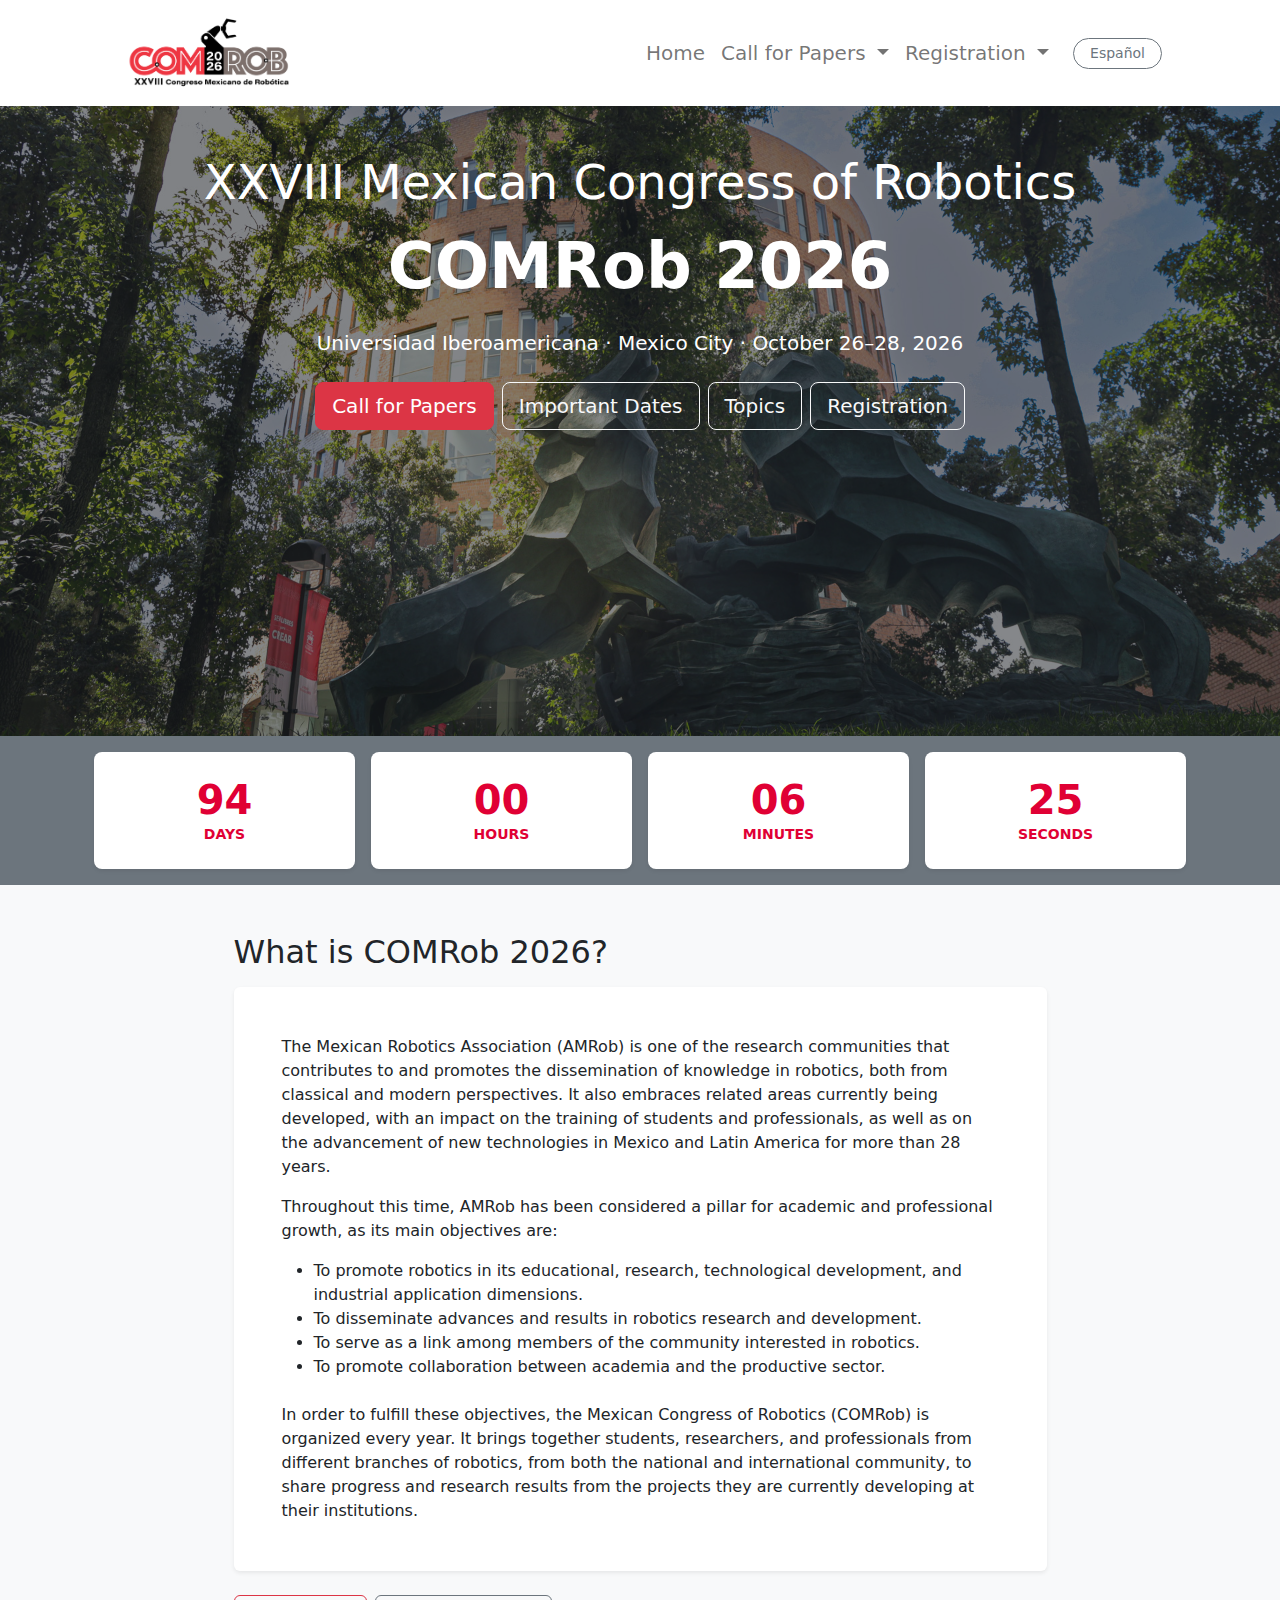
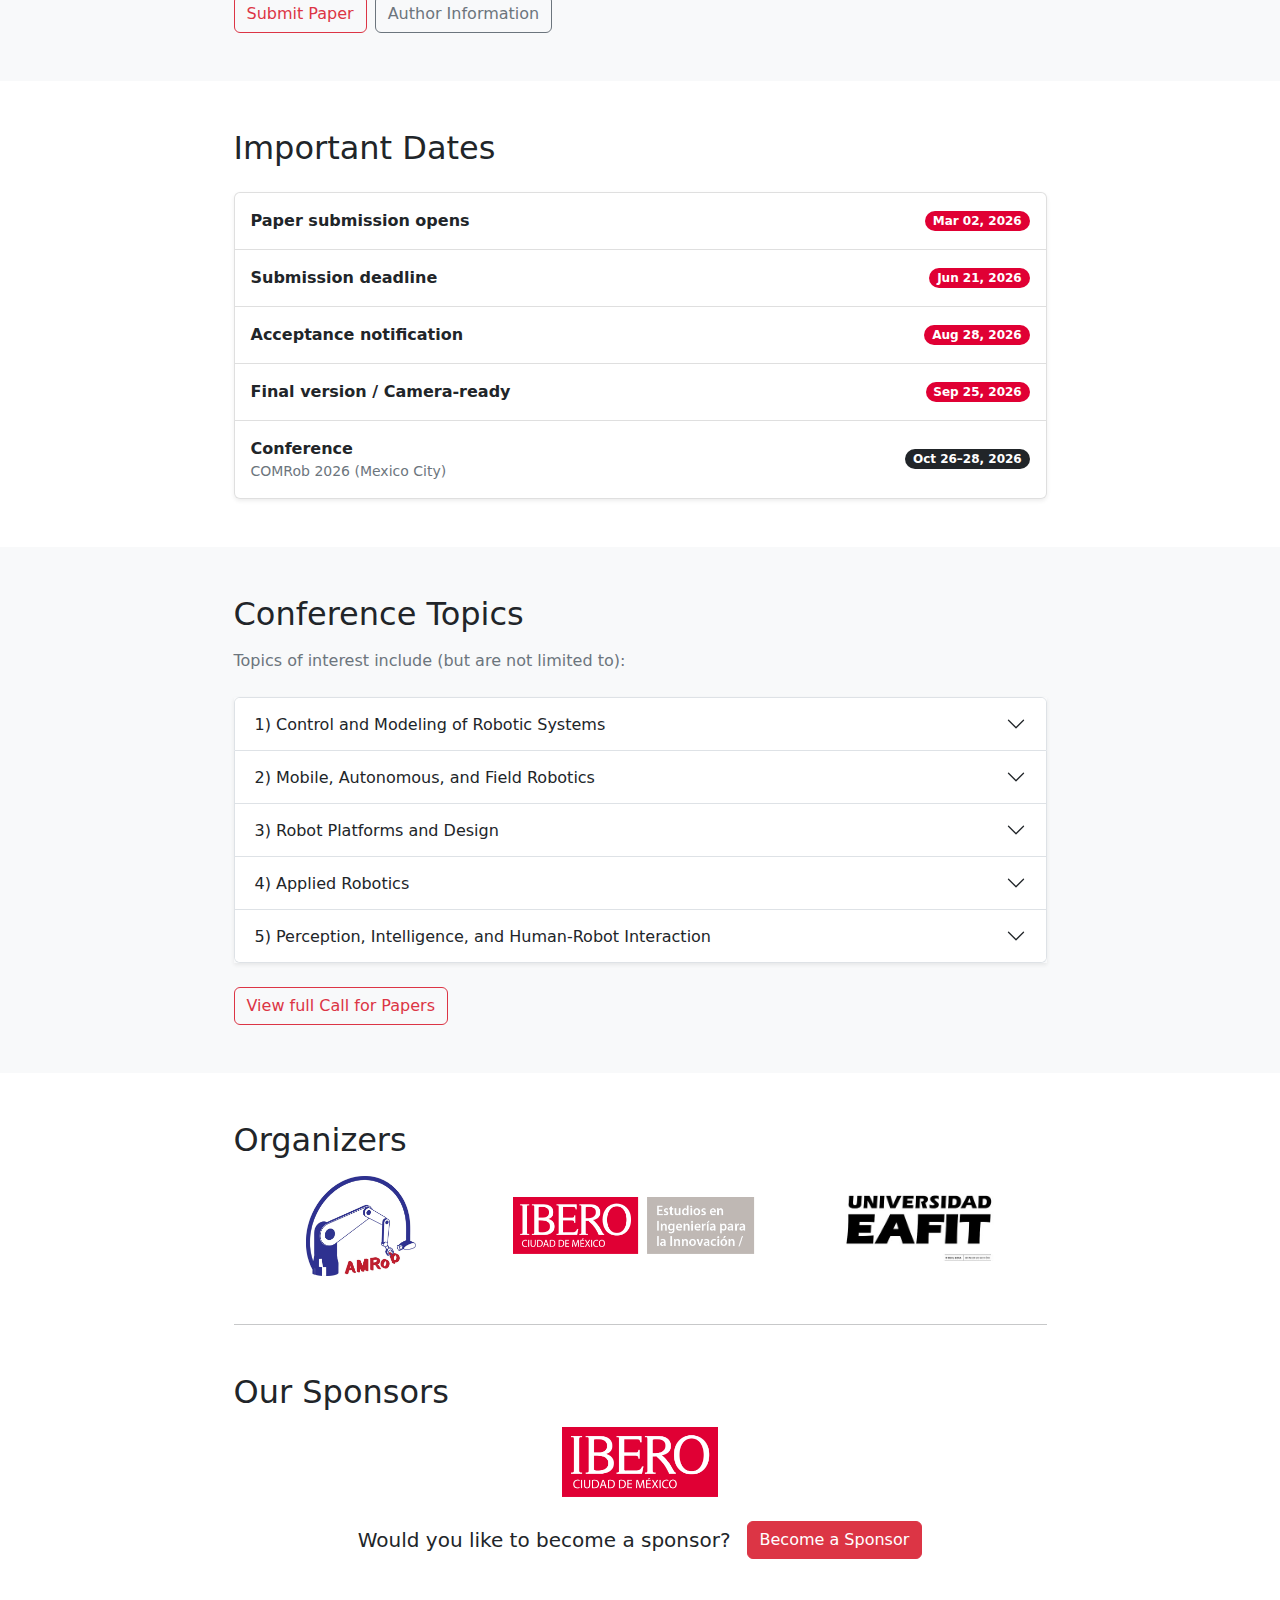
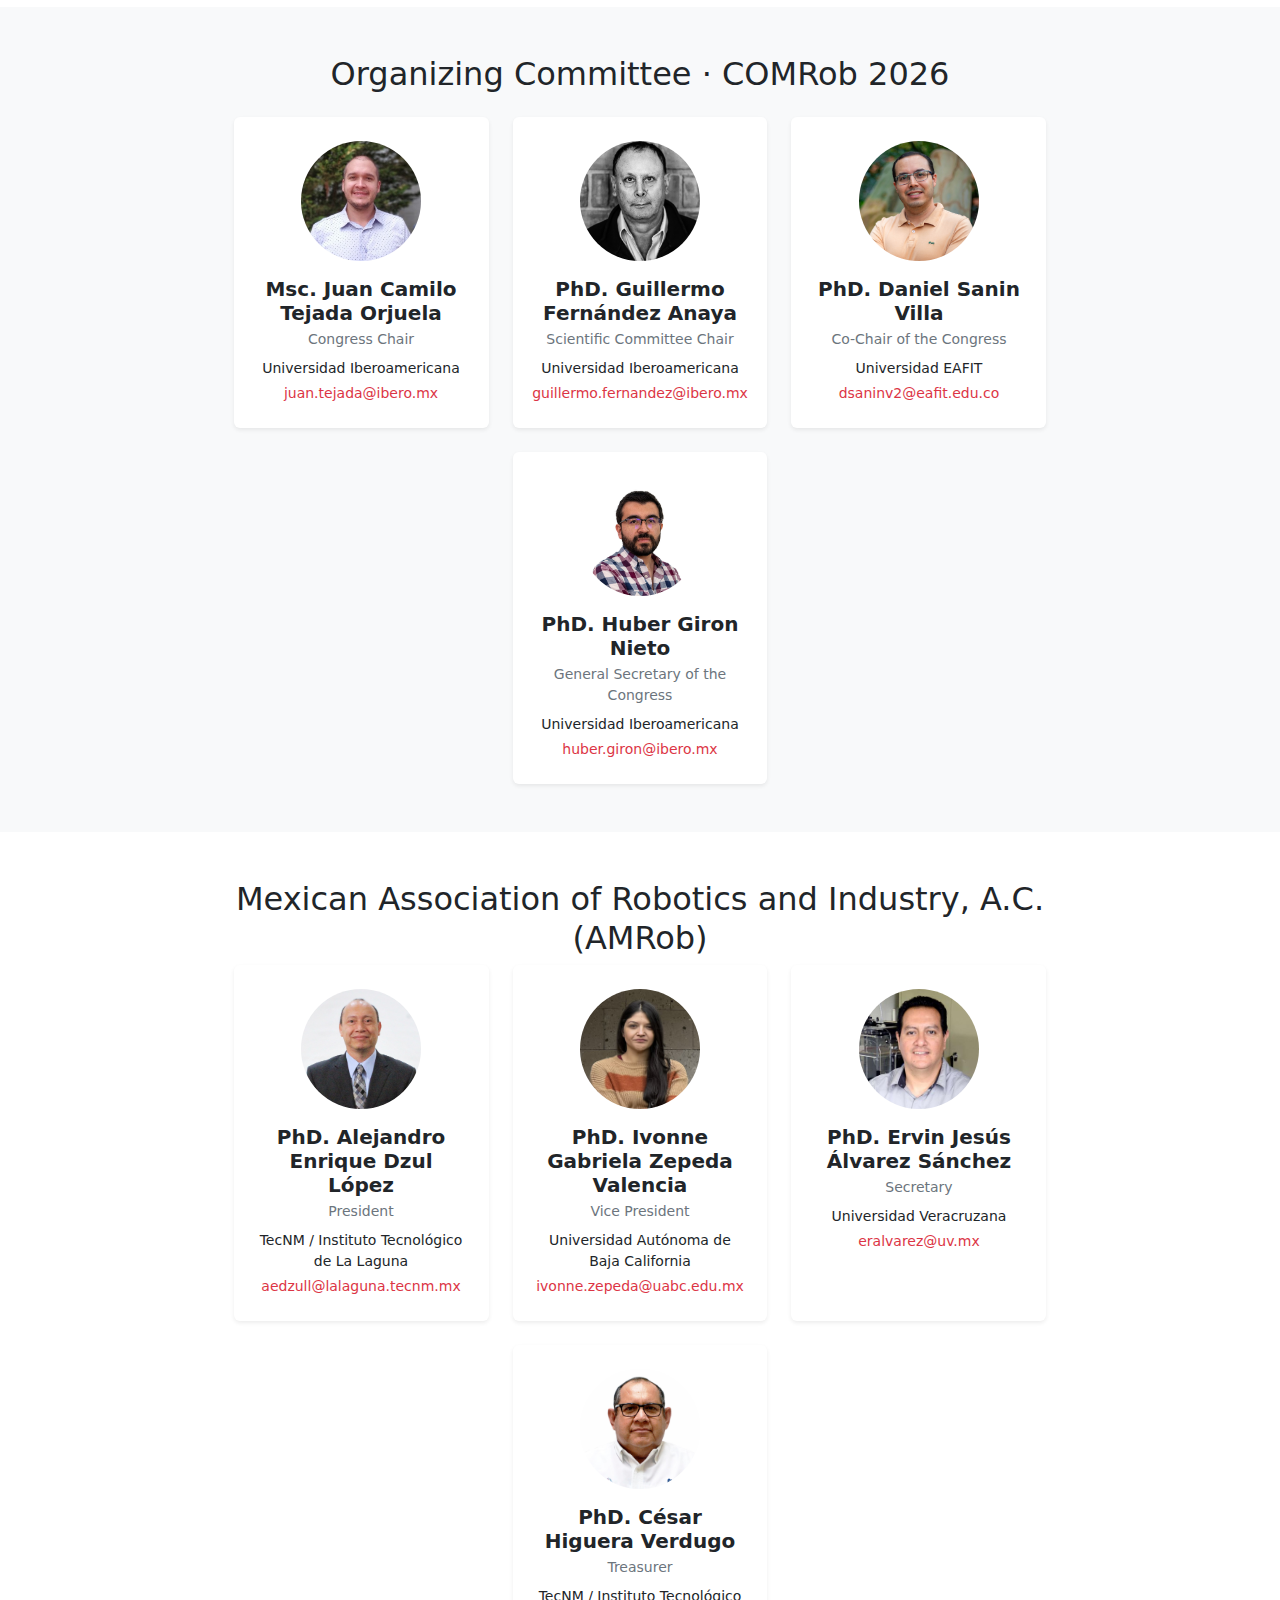
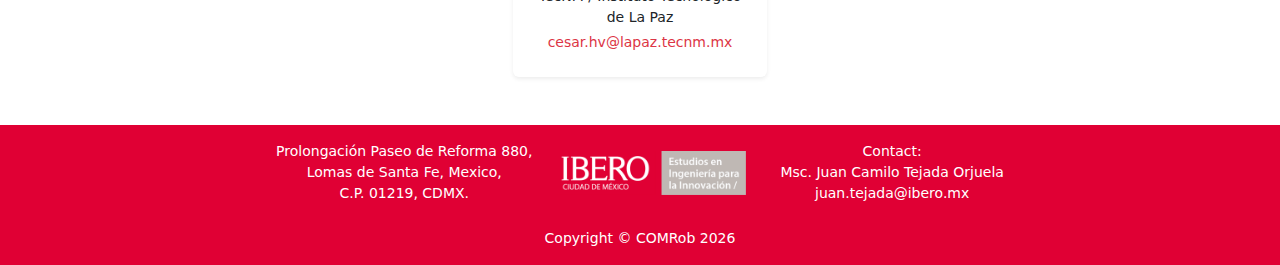
<file: en/index.html>
<!DOCTYPE html>
<html lang="en">
    <head>
        <link rel="canonical" href="https://comrob2026.mecatronica-ibero.mx/en/index.html">
        <meta charset="utf-8" />
        <meta name="viewport" content="width=device-width, initial-scale=1, shrink-to-fit=no" />
        <meta name="description" content="" />
        <meta name="author" content="" />
        <title>COMRob 2026</title>
        <!-- Favicon-->
        <link rel="icon" type="image/x-icon" href="../assets/favicon.ico" />
        <!-- Bootstrap icons-->
        <link href="https://cdn.jsdelivr.net/npm/bootstrap-icons@1.5.0/font/bootstrap-icons.css" rel="stylesheet" />
        <!-- Core theme CSS (includes Bootstrap)-->
        <link href="../css/styles.css" rel="stylesheet" />
    </head>
    <body class="d-flex flex-column h-100">
        <main class="flex-shrink-0">
            <!-- Navigation-->
            <nav class="navbar navbar-expand-lg">
            <div class="container px-5">

                <!-- Logo -->
                <a class="navbar-brand d-flex align-items-center" href="./">
                <img src="../assets/Comrob_logo.png" alt="COMROB" height="80">
                </a>

                <!-- Collapsible menu -->
                <div class="collapse navbar-collapse" id="navbarSupportedContent">
                <ul class="navbar-nav ms-auto mb-2 mb-lg-0 align-items-lg-center">
                    <li class="nav-item">
                    <a class="nav-link fs-5" href="./">Home</a>
                    </li>

                    <li class="nav-item dropdown">
                    <a class="nav-link fs-5 dropdown-toggle" href="call-for-papers.html"
                        id="navbarDropdownCfp" role="button"
                        data-bs-toggle="dropdown" aria-expanded="false">
                        Call for Papers
                    </a>
                    <ul class="dropdown-menu dropdown-menu-lg-end" aria-labelledby="navbarDropdownCfp">
                        <li><a class="dropdown-item fs-5" href="call-for-papers.html">Call for Papers</a></li>
                        <li><a class="dropdown-item fs-5" href="info-autores.html">Author Information</a></li>
                    </ul>
                    </li>

                    <li class="nav-item dropdown">
                    <a class="nav-link fs-5 dropdown-toggle" href="registro.html"
                        id="navbarDropdownRegistro" role="button"
                        data-bs-toggle="dropdown" aria-expanded="false">
                        Registration
                    </a>
                    <ul class="dropdown-menu dropdown-menu-lg-end" aria-labelledby="navbarDropdownRegistro">
                        <li><a class="dropdown-item fs-5" href="registro.html">Registration Information</a></li>
                        <li><a class="dropdown-item fs-5" href="costos.html">Fees</a></li>
                        <li><a class="dropdown-item fs-5" href="apoyo-estudiantes.html">Student Support</a></li>
                    </ul>
                    </li>
                </ul>
                </div>

                <!-- Language button + toggler -->
                <div class="d-flex align-items-center ms-2 ms-lg-3">
                <a class="btn btn-sm btn-outline-secondary rounded-pill px-3"
                    href="../index.html">
                    Español
                </a>

                <button class="navbar-toggler ms-2" type="button"
                        data-bs-toggle="collapse" data-bs-target="#navbarSupportedContent"
                        aria-controls="navbarSupportedContent" aria-expanded="false"
                        aria-label="Toggle navigation">
                    <span class="navbar-toggler-icon"></span>
                </button>
                </div>

            </div>
            </nav>

            <!-- HERO / COVER -->
            <header class="position-relative text-white">
            <!-- Replace background image if needed -->
            <div class="position-absolute top-0 start-0 w-100 h-100"
                style="background: url('../assets/hero-comrob-cdmx.jpg') center/cover no-repeat;">
            </div>

            <!-- Overlay for readability -->
            <div class="position-absolute top-0 start-0 w-100 h-100 bg-dark" style="opacity: .55;"></div>

            <div class="container px-4 py-5 position-relative" style="min-height: 70vh;">
                <div class="row align-items-center justify-content-center text-center h-100">
                <div class="col-lg-10">
                    <p class="display-5 mb-3">XXVIII Mexican Congress of Robotics</p>
                    <h1 class="display-3 fw-bold mb-4">COMRob 2026</h1>
                    <p class="lead mb-4">
                     Universidad Iberoamericana · Mexico City · October 26–28, 2026
                    </p>

                    <div class="d-flex flex-wrap gap-2 justify-content-center">
                    <a class="btn btn-danger btn-lg" href="call-for-papers.html">Call for Papers</a>
                    <a class="btn btn-outline-light btn-lg" href="#important-dates">Important Dates</a>
                    <a class="btn btn-outline-light btn-lg" href="#topics">Topics</a>
                    <a class="btn btn-outline-light btn-lg" href="registro.html">Registration</a>
                    </div>
                </div>
                </div>
            </div>
            </header>


            <!-- COUNTDOWN -->
            <section class="bg-secondary text-white">
            <div class="container px-4 py-3 text-center">
                <div class="row g-3 justify-content-center">
                <div class="col-6 col-lg-3">
                    <div class="bg-white text-danger rounded-3 py-4 shadow-sm">
                    <div id="cd-days" class="display-6 fw-bold">--</div>
                    <div class="text-uppercase small fw-semibold">Days</div>
                    </div>
                </div>
                <div class="col-6 col-lg-3">
                    <div class="bg-white text-danger rounded-3 py-4 shadow-sm">
                    <div id="cd-hours" class="display-6 fw-bold">--</div>
                    <div class="text-uppercase small fw-semibold">Hours</div>
                    </div>
                </div>
                <div class="col-6 col-lg-3">
                    <div class="bg-white text-danger rounded-3 py-4 shadow-sm">
                    <div id="cd-minutes" class="display-6 fw-bold">--</div>
                    <div class="text-uppercase small fw-semibold">Minutes</div>
                    </div>
                </div>
                <div class="col-6 col-lg-3">
                    <div class="bg-white text-danger rounded-3 py-4 shadow-sm">
                    <div id="cd-seconds" class="display-6 fw-bold">--</div>
                    <div class="text-uppercase small fw-semibold">Seconds</div>
                    </div>
                </div>
                </div>
            </div>
            </section>


            <!-- ABOUT / DESCRIPTION -->
            <section class="bg-light" id="about">
            <div class="container px-4 py-5">
                <div class="row gx-4 align-items-center justify-content-center">
                <div class="col-lg-10 col-xl-9">
                    <h2 class="mb-3">What is COMRob 2026?</h2>

            <div class="card shadow-sm border-0">
            <div class="card-body p-4 p-lg-5">

                <p class="mb-3">
                The Mexican Robotics Association (AMRob) is one of the research communities that contributes to and promotes
                the dissemination of knowledge in robotics, both from classical and modern perspectives. It also embraces
                related areas currently being developed, with an impact on the training of students and professionals, as
                well as on the advancement of new technologies in Mexico and Latin America for more than 28 years.
                </p>

                <p class="mb-3">
                Throughout this time, AMRob has been considered a pillar for academic and professional growth,
                as its main objectives are:
                </p>

                <ul class="mb-4">
                <li>To promote robotics in its educational, research, technological development, and industrial application dimensions.</li>
                <li>To disseminate advances and results in robotics research and development.</li>
                <li>To serve as a link among members of the community interested in robotics.</li>
                <li>To promote collaboration between academia and the productive sector.</li>
                </ul>

                <p class="mb-0">
                In order to fulfill these objectives, the Mexican Congress of Robotics (COMRob) is organized every year.
                It brings together students, researchers, and professionals from different branches of robotics, from both
                the national and international community, to share progress and research results from the projects they are
                currently developing at their institutions.
                </p>

            </div>
            </div>

                    <div class="d-flex flex-wrap gap-2 mt-4">
                    <a class="btn btn-outline-danger" href="call-for-papers.html">Submit Paper</a>
                    <a class="btn btn-outline-secondary" href="info-autores.html">Author Information</a>
                    </div>

                </div>
                </div>
            </div>
            </section>


            <!-- IMPORTANT DATES -->
            <section class="bg-white" id="important-dates">
            <div class="container px-4 py-5">
                <div class="row gx-4 justify-content-center">
                <div class="col-lg-10 col-xl-9">
                    <h2 class="mb-4">Important Dates</h2>

                    <div class="list-group shadow-sm">
                    <div class="list-group-item d-flex justify-content-between align-items-center py-3">
                        <div>
                        <div class="fw-semibold">Paper submission opens</div>
                        </div>
                        <span class="badge bg-danger rounded-pill">Mar 02, 2026</span>
                    </div>

                    <div class="list-group-item d-flex justify-content-between align-items-center py-3">
                        <div>
                        <div class="fw-semibold">Submission deadline</div>
                        </div>
                        <span class="badge bg-danger rounded-pill">Jun 21, 2026</span>
                    </div>

                    <div class="list-group-item d-flex justify-content-between align-items-center py-3">
                        <div>
                        <div class="fw-semibold">Acceptance notification</div>
                        </div>
                        <span class="badge bg-danger rounded-pill">Aug 28, 2026</span>
                    </div>

                    <div class="list-group-item d-flex justify-content-between align-items-center py-3">
                        <div>
                        <div class="fw-semibold">Final version / Camera-ready</div>
                        </div>
                        <span class="badge bg-danger rounded-pill">Sep 25, 2026</span>
                    </div>

                    <div class="list-group-item d-flex justify-content-between align-items-center py-3">
                        <div>
                        <div class="fw-semibold">Conference</div>
                        <div class="text-muted small">COMRob 2026 (Mexico City)</div>
                        </div>
                        <span class="badge bg-dark rounded-pill">Oct 26–28, 2026</span>
                    </div>
                    </div>

                </div>
                </div>
            </div>
            </section>


            <!-- TOPICS -->
            <section class="bg-light" id="topics">
            <div class="container px-4 py-5">
                <div class="row gx-4 justify-content-center">
                <div class="col-lg-10 col-xl-9">
                    <h2 class="mb-3">Conference Topics</h2>
                    <p class="text-muted mb-4">
                    Topics of interest include (but are not limited to):
                    </p>

                    <div class="accordion shadow-sm" id="topicsAccordion">

                    <div class="accordion-item">
                        <h2 class="accordion-header" id="t1">
                        <button class="accordion-button collapsed" type="button" data-bs-toggle="collapse" data-bs-target="#c1" aria-expanded="true" aria-controls="c1">
                            1) Control and Modeling of Robotic Systems
                        </button>
                        </h2>
                        <div id="c1" class="accordion-collapse collapse" aria-labelledby="t1" data-bs-parent="#topicsAccordion">
                        <div class="accordion-body">
                            <ul class="mb-0">
                            <li>Linear and nonlinear control</li>
                            <li>Adaptive control</li>
                            <li>Fuzzy control</li>
                            <li>Impedance control</li>
                            <li>Kinematic modeling</li>
                            <li>Dynamic modeling</li>
                            </ul>
                        </div>
                        </div>
                    </div>

                    <div class="accordion-item">
                        <h2 class="accordion-header" id="t2">
                        <button class="accordion-button collapsed" type="button" data-bs-toggle="collapse" data-bs-target="#c2" aria-expanded="false" aria-controls="c2">
                            2) Mobile, Autonomous, and Field Robotics
                        </button>
                        </h2>
                        <div id="c2" class="accordion-collapse collapse" aria-labelledby="t2" data-bs-parent="#topicsAccordion">
                        <div class="accordion-body">
                            <ul class="mb-0">
                            <li>Mobile robotics</li>
                            <li>Autonomous robots</li>
                            <li>Unicycle robots</li>
                            <li>Hexapod robots</li>
                            <li>Robot teleoperation</li>
                            </ul>
                        </div>
                        </div>
                    </div>

                    <div class="accordion-item">
                        <h2 class="accordion-header" id="t3">
                        <button class="accordion-button collapsed" type="button" data-bs-toggle="collapse" data-bs-target="#c3" aria-expanded="false" aria-controls="c3">
                            3) Robot Platforms and Design
                        </button>
                        </h2>
                        <div id="c3" class="accordion-collapse collapse" aria-labelledby="t3" data-bs-parent="#topicsAccordion">
                        <div class="accordion-body">
                            <ul class="mb-0">
                            <li>Robot design</li>
                            <li>Soft robotics</li>
                            <li>Humanoid robotics</li>
                            <li>Collaborative robots</li>
                            <li>Parallel platforms</li>
                            </ul>
                        </div>
                        </div>
                    </div>

                    <div class="accordion-item">
                        <h2 class="accordion-header" id="t4">
                        <button class="accordion-button collapsed" type="button" data-bs-toggle="collapse" data-bs-target="#c4" aria-expanded="false" aria-controls="c4">
                            4) Applied Robotics
                        </button>
                        </h2>
                        <div id="c4" class="accordion-collapse collapse" aria-labelledby="t4" data-bs-parent="#topicsAccordion">
                        <div class="accordion-body">
                            <ul class="mb-0">
                            <li>Medical robotics</li>
                            <li>Educational robotics</li>
                            <li>Competition robotics</li>
                            </ul>
                        </div>
                        </div>
                    </div>

                    <div class="accordion-item">
                        <h2 class="accordion-header" id="t5">
                        <button class="accordion-button collapsed" type="button" data-bs-toggle="collapse" data-bs-target="#c5" aria-expanded="false" aria-controls="c5">
                            5) Perception, Intelligence, and Human-Robot Interaction
                        </button>
                        </h2>
                        <div id="c5" class="accordion-collapse collapse" aria-labelledby="t5" data-bs-parent="#topicsAccordion">
                        <div class="accordion-body">
                            <ul class="mb-0">
                            <li>Artificial intelligence applied to robotics</li>
                            <li>Computer vision</li>
                            <li>Haptic interfaces</li>
                            <li>Virtual reality</li>
                            </ul>
                        </div>
                        </div>
                    </div>

                    </div>

                    <div class="mt-4">
                    <a class="btn btn-outline-danger" href="call-for-papers.html">View full Call for Papers</a>
                    </div>

                </div>
                </div>
            </div>
            </section>


            <!-- ORGANIZERS + SPONSORS -->
            <section class="bg-white" id="organizers">
            <div class="container px-4 py-5">
                <div class="row gx-4 justify-content-center">
                <div class="col-lg-10 col-xl-9">

                    <h2 class="mb-3">Organizers</h2>
                    <div class="row g-4 align-items-center text-center justify-content-center">
                    <div class="col-6 col-md-4">
                        <img src="../assets/amrob.jpg" alt="AMRob" class="img-fluid" style="max-height:100px;">
                    </div>
                    <div class="col-6 col-md-4">
                        <img src="../assets/deii.png" alt="IBERO" class="img-fluid" style="max-height:100px;">
                    </div>
                    <div class="col-6 col-md-4">
                        <img src="../assets/eafit.jpeg" alt="EAFIT" class="img-fluid" style="max-height:70px;">
                    </div>
                    </div>

                    <hr class="my-5">

                    <h2 class="mb-3" id="sponsors">Our Sponsors</h2>

                    <!-- Center sponsor columns -->
                    <div class="row g-4 align-items-center text-center justify-content-center">
                    <div class="col-6 col-md-3">
                        <img src="../assets/logotipo-IBERO-cdmx.png" alt="Sponsor 1" class="img-fluid" style="max-height:70px;">
                    </div>
                    </div>

                    <!-- Text + button, responsive -->
                    <div class="mt-4 d-flex flex-column flex-md-row align-items-center justify-content-center gap-3 text-center">
                        <p class="lead mb-0">Would you like to become a sponsor?</p>
                        <a class="btn btn-danger" href="patrocinadores.html">Become a Sponsor</a>
                    </div>

                </div>
                </div>
            </div>
            </section>

                <!-- COMRob 2026 ORGANIZING COMMITTEE -->
                <section class="bg-light" id="comrob-organizadores">
                <div class="container px-4 py-5">
                    <div class="row gx-4 justify-content-center">
                    <div class="col-lg-10 col-xl-9">

                        <h2 class="mb-4 text-center">Organizing Committee · COMRob 2026</h2>

                        <!-- Center full grid -->
                        <div class="row g-4 justify-content-center">

                        <!-- Organizer 1 -->
                        <div class="col-12 col-md-6 col-lg-4 d-flex">
                            <div class="card w-100 shadow-sm border-0 text-center">
                            <div class="card-body p-4 d-flex flex-column align-items-center">
                                <img src="../assets/camilo.jpeg"
                                    alt="Mtro. Juan Camilo Tejada Orjuela"
                                    class="rounded-circle mb-3"
                                    style="width:120px;height:120px;object-fit:cover;">
                                <h5 class="fw-bold mb-1">Msc. Juan Camilo Tejada Orjuela</h5>
                                <div class="text-muted small mb-2">Congress Chair</div>
                                <div class="small mb-1">Universidad Iberoamericana</div>
                                <div class="small">
                                <a class="link-danger text-decoration-none" href="mailto:juan.tejada@ibero.mx">juan.tejada@ibero.mx</a>
                                </div>
                            </div>
                            </div>
                        </div>

                        <!-- Organizer 2 -->
                        <div class="col-12 col-md-6 col-lg-4 d-flex">
                            <div class="card w-100 shadow-sm border-0 text-center">
                            <div class="card-body p-4 d-flex flex-column align-items-center">
                                <img src="../assets/memo.jpg"
                                    alt="Dr. Guillermo Fernández Anaya"
                                    class="rounded-circle mb-3"
                                    style="width:120px;height:120px;object-fit:cover;">
                                <h5 class="fw-bold mb-1">PhD. Guillermo Fernández Anaya</h5>
                                <div class="text-muted small mb-2">Scientific Committee Chair</div>
                                <div class="small mb-1">Universidad Iberoamericana</div>
                                <div class="small">
                                <a class="link-danger text-decoration-none" href="mailto:guillermo.fernandez@ibero.mx">guillermo.fernandez@ibero.mx</a>
                                </div>
                            </div>
                            </div>
                        </div>

                        <!-- Organizer 3 -->
                        <div class="col-12 col-md-6 col-lg-4 d-flex">
                            <div class="card w-100 shadow-sm border-0 text-center">
                            <div class="card-body p-4 d-flex flex-column align-items-center">
                                <img src="../assets/sanin.jpg"
                                    alt="Dr. Daniel Sanin Villa"
                                    class="rounded-circle mb-3"
                                    style="width:120px;height:120px;object-fit:cover;">
                                <h5 class="fw-bold mb-1">PhD. Daniel Sanin Villa</h5>
                                <div class="text-muted small mb-2">Co-Chair of the Congress</div>
                                <div class="small mb-1">Universidad EAFIT</div>
                                <div class="small">
                                <a class="link-danger text-decoration-none" href="mailto:dsaninv2@eafit.edu.co">dsaninv2@eafit.edu.co</a>
                                </div>
                            </div>
                            </div>
                        </div>

                        <!-- Organizer 4 -->
                        <div class="col-12 col-md-6 col-lg-4 d-flex">
                            <div class="card w-100 shadow-sm border-0 text-center">
                            <div class="card-body p-4 d-flex flex-column align-items-center">
                                <img src="../assets/huber.jpg"
                                    alt="Dr. Huber Giron Nieto"
                                    class="rounded-circle mb-3"
                                    style="width:120px;height:120px;object-fit:cover;">
                                <h5 class="fw-bold mb-1">PhD. Huber Giron Nieto</h5>
                                <div class="text-muted small mb-2">General Secretary of the Congress</div>
                                <div class="small mb-1">Universidad Iberoamericana</div>
                                <div class="small">
                                <a class="link-danger text-decoration-none" href="mailto:huber.giron@ibero.mx">huber.giron@ibero.mx</a>
                                </div>
                            </div>
                            </div>
                        </div>

                        </div><!-- /row -->

                    </div>
                    </div>
                </div>
                </section>


                <!-- AMRob BOARD OF DIRECTORS -->
                <section class="bg-white" id="amrob-mesa-directiva">
                <div class="container px-4 py-5">
                    <div class="row gx-4 justify-content-center">
                    <div class="col-lg-10 col-xl-9">

                        <h2 class="mb-2 text-center">Mexican Association of Robotics and Industry, A.C. (AMRob)</h2>

                        <!-- Center full grid -->
                        <div class="row g-4 justify-content-center">

                        <!-- President -->
                        <div class="col-12 col-md-6 col-lg-4 d-flex">
                            <div class="card w-100 shadow-sm border-0 text-center">
                            <div class="card-body p-4 d-flex flex-column align-items-center">
                                <img src="../assets/dzul.jpg"
                                    alt="Dr. Alejandro Enrique Dzul López"
                                    class="rounded-circle mb-3"
                                    style="width:120px;height:120px;object-fit:cover;">
                                <h5 class="fw-bold mb-1">PhD. Alejandro Enrique Dzul López</h5>
                                <div class="text-muted small mb-2">President</div>
                                <div class="small mb-1">TecNM / Instituto Tecnológico de La Laguna</div>
                                <div class="small">
                                <a class="link-danger text-decoration-none" href="mailto:aedzull@lalaguna.tecnm.mx">aedzull@lalaguna.tecnm.mx</a>
                                </div>
                            </div>
                            </div>
                        </div>

                        <!-- Vice President -->
                        <div class="col-12 col-md-6 col-lg-4 d-flex">
                            <div class="card w-100 shadow-sm border-0 text-center">
                            <div class="card-body p-4 d-flex flex-column align-items-center">
                                <img src="../assets/ivonne.png"
                                    alt="Dra. Ivonne Gabriela Zepeda Valencia"
                                    class="rounded-circle mb-3"
                                    style="width:120px;height:120px;object-fit:cover;">
                                <h5 class="fw-bold mb-1">PhD. Ivonne Gabriela Zepeda Valencia</h5>
                                <div class="text-muted small mb-2">Vice President</div>
                                <div class="small mb-1">Universidad Autónoma de Baja California</div>
                                <div class="small">
                                <a class="link-danger text-decoration-none" href="mailto:ivonne.zepeda@uabc.edu.mx">ivonne.zepeda@uabc.edu.mx</a>
                                </div>
                            </div>
                            </div>
                        </div>

                        <!-- Secretary -->
                        <div class="col-12 col-md-6 col-lg-4 d-flex">
                            <div class="card w-100 shadow-sm border-0 text-center">
                            <div class="card-body p-4 d-flex flex-column align-items-center">
                                <img src="../assets/Ervin4.png"
                                    alt="Dr. Ervin Jesús Álvarez Sánchez"
                                    class="rounded-circle mb-3"
                                    style="width:120px;height:120px;object-fit:cover;">
                                <h5 class="fw-bold mb-1">PhD. Ervin Jesús Álvarez Sánchez</h5>
                                <div class="text-muted small mb-2">Secretary</div>
                                <div class="small mb-1">Universidad Veracruzana</div>
                                <div class="small">
                                <a class="link-danger text-decoration-none" href="mailto:eralvarez@uv.mx">eralvarez@uv.mx</a>
                                </div>
                            </div>
                            </div>
                        </div>

                        <!-- Treasurer -->
                        <div class="col-12 col-md-6 col-lg-4 d-flex">
                            <div class="card w-100 shadow-sm border-0 text-center">
                            <div class="card-body p-4 d-flex flex-column align-items-center">
                                <img src="../assets/cesar.jpg"
                                    alt="Dr. César Higuera Verdugo"
                                    class="rounded-circle mb-3"
                                    style="width:120px;height:120px;object-fit:cover;">
                                <h5 class="fw-bold mb-1">PhD. César Higuera Verdugo</h5>
                                <div class="text-muted small mb-2">Treasurer</div>
                                <div class="small mb-1">TecNM / Instituto Tecnológico de La Paz</div>
                                <div class="small">
                                <a class="link-danger text-decoration-none" href="mailto:cesar.hv@lapaz.tecnm.mx">cesar.hv@lapaz.tecnm.mx</a>
                                </div>
                            </div>
                            </div>
                        </div>

                        </div><!-- /row -->

                    </div>
                    </div>
                </div>
                </section>

        </main>

        <!-- Footer-->
        <footer class="bg-danger mt-auto">
        <div class="container py-3 px-5">
            <div class="row justify-content-center align-items-center text-center g-4">

            <div class="col-12 col-md-auto small">
                <p class="text-white mb-0">Prolongación Paseo de Reforma 880,</p>
                <p class="text-white mb-0">Lomas de Santa Fe, Mexico,</p>
                <p class="text-white mb-0">C.P. 01219, CDMX.</p>
            </div>

            <div class="col-12 col-md-auto">
                <img src="../assets/deii.png" alt="DEII" class="img-fluid" style="max-width:200px;">
            </div>

            <div class="col-12 col-md-auto small">
                <p class="text-white mb-0">Contact:</p>
                <p class="text-white mb-0">Msc. Juan Camilo Tejada Orjuela</p>
                <p class="text-white mb-0">juan.tejada@ibero.mx</p>
            </div>

            </div>

            <div class="text-center small text-white mt-4">
            Copyright &copy; COMRob 2026
            </div>
        </div>
        </footer>

        <!-- Bootstrap core JS-->
        <script src="https://cdn.jsdelivr.net/npm/bootstrap@5.2.3/dist/js/bootstrap.bundle.min.js"></script>
        <!-- Core theme JS-->
        <script src="../js/scripts.js"></script>
        <script>
        // Countdown to the start of the conference (Oct 26, 2026 00:00:00 local time)
        const target = new Date(2026, 9, 26, 0, 0, 0).getTime(); // Month 9 = October (0-indexed)

        function pad(n){ return String(n).padStart(2,'0'); }

        function tick(){
            const now = Date.now();
            let diff = Math.max(0, target - now);

            const d = Math.floor(diff / (1000*60*60*24));
            diff -= d * (1000*60*60*24);

            const h = Math.floor(diff / (1000*60*60));
            diff -= h * (1000*60*60);

            const m = Math.floor(diff / (1000*60));
            diff -= m * (1000*60);

            const s = Math.floor(diff / 1000);

            document.getElementById('cd-days').textContent = d;
            document.getElementById('cd-hours').textContent = pad(h);
            document.getElementById('cd-minutes').textContent = pad(m);
            document.getElementById('cd-seconds').textContent = pad(s);
        }

        tick();
        setInterval(tick, 1000);
        </script>
    </body>
</html>
</file>
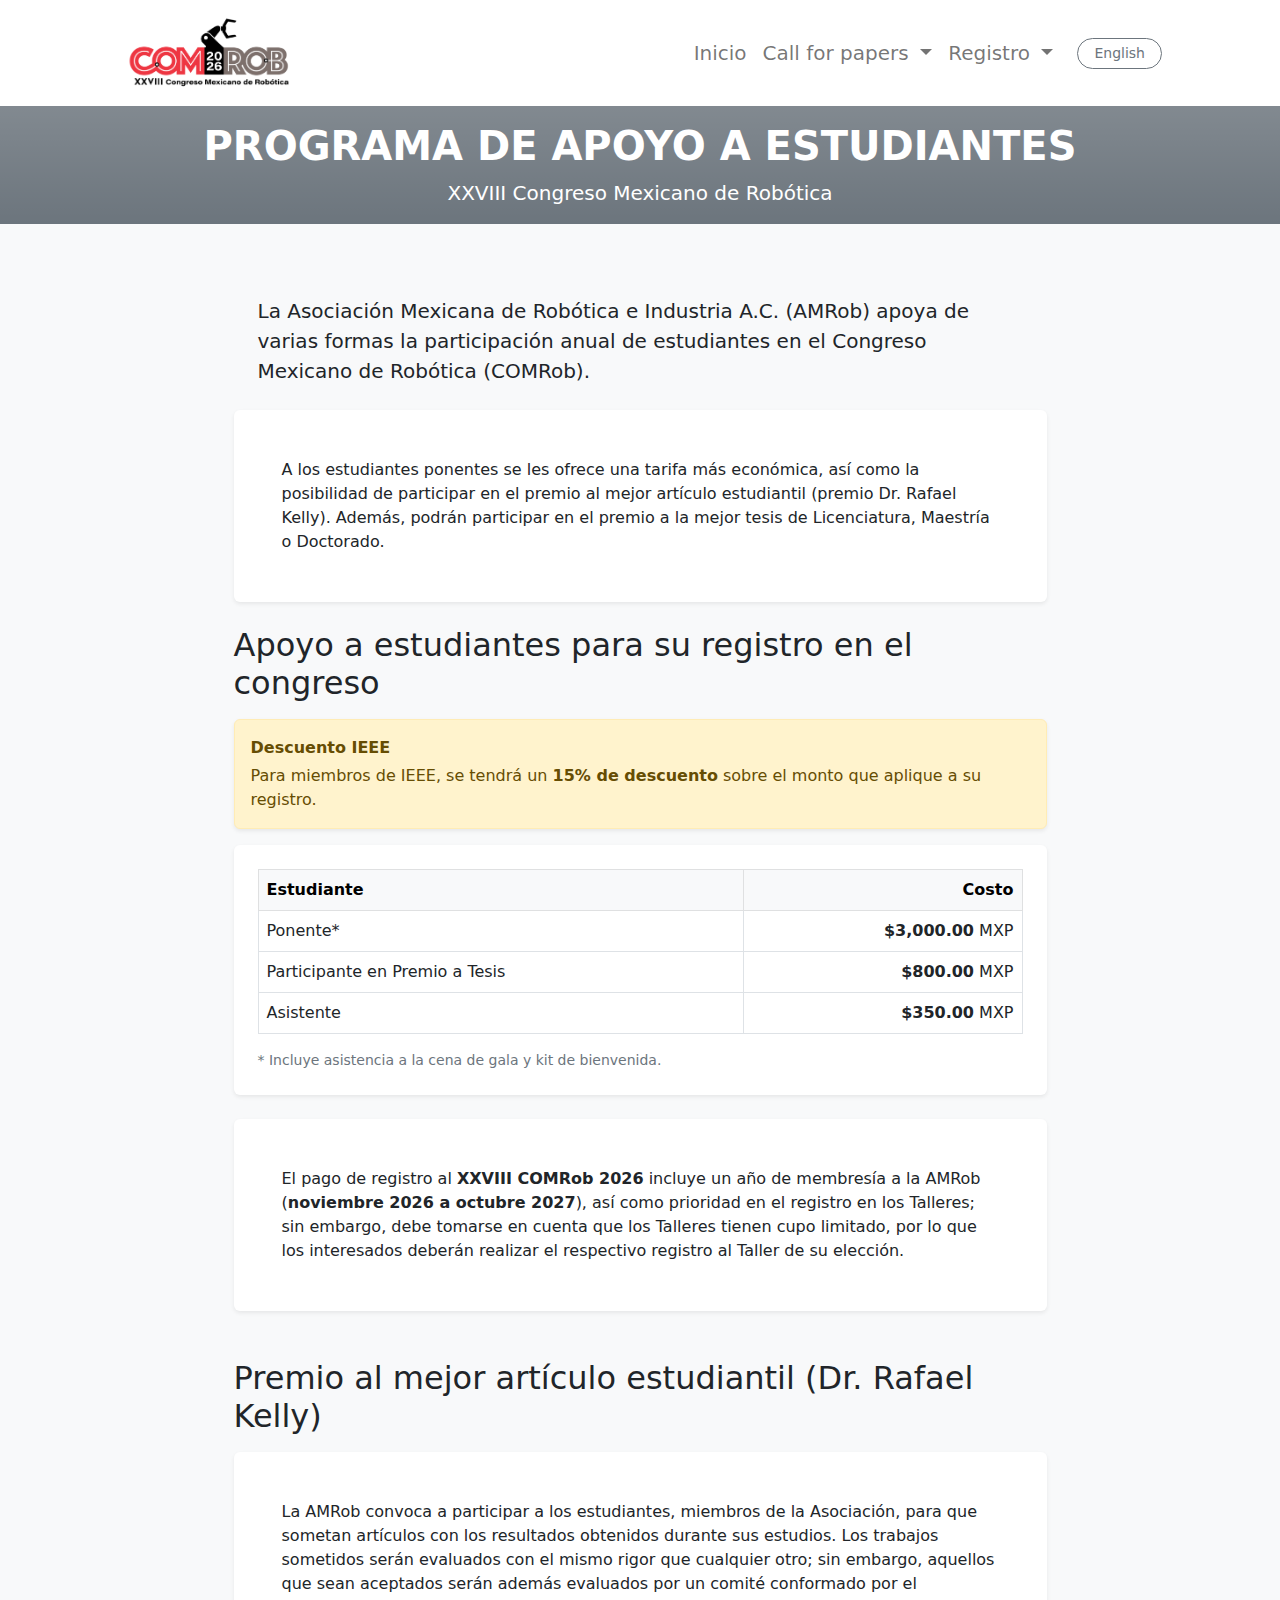
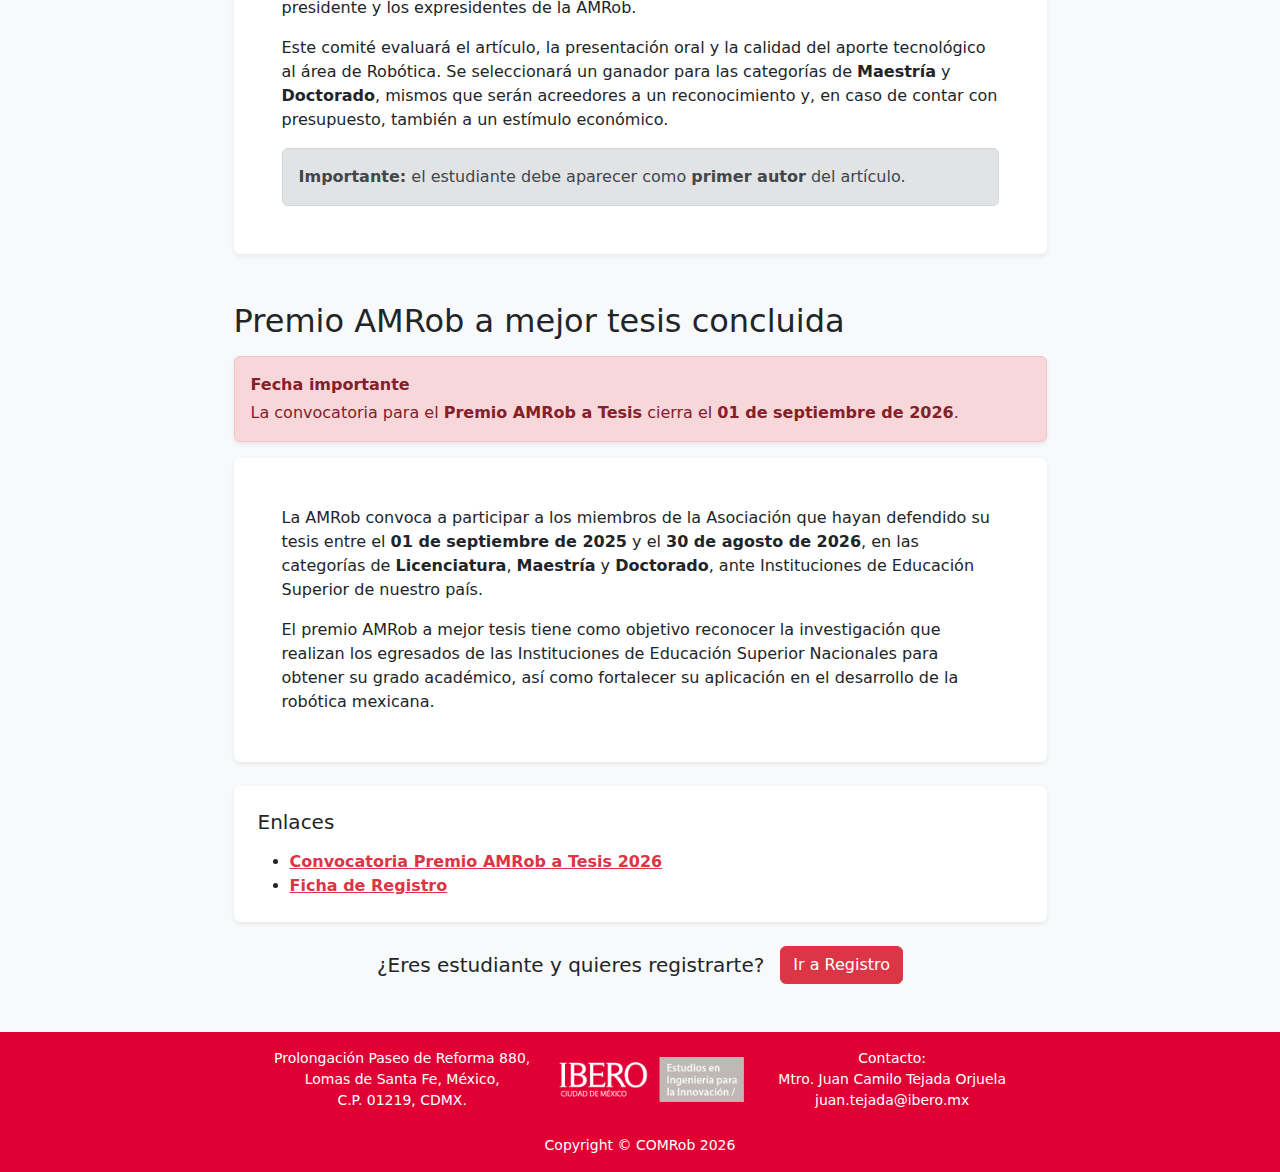
<file: apoyo-estudiantes.html>
<!DOCTYPE html>
<html lang="en">
    <head>
        <meta charset="utf-8" />
        <meta name="viewport" content="width=device-width, initial-scale=1, shrink-to-fit=no" />
        <meta name="description" content />
        <meta name="author" content />
        <title>COMRob 2026</title>
        <!-- Favicon-->
        <link rel="icon" type="image/x-icon" href="assets/favicon.ico" />
        <!-- Bootstrap icons-->
        <link href="https://cdn.jsdelivr.net/npm/bootstrap-icons@1.5.0/font/bootstrap-icons.css" rel="stylesheet" />
        <!-- Core theme CSS (includes Bootstrap)-->
        <link href="css/styles.css" rel="stylesheet" />
    </head>
    <body class="d-flex flex-column">
        <main class="flex-shrink-0">
            <!-- Navigation-->
            <nav class="navbar navbar-expand-lg">
            <div class="container px-5">

                <!-- Logo -->
                <a class="navbar-brand d-flex align-items-center" href="./">
                <img src="assets/Comrob_logo.png" alt="COMROB" height="80">
                </a>

                <!-- Menú colapsable -->
                <div class="collapse navbar-collapse" id="navbarSupportedContent">
                <ul class="navbar-nav ms-auto mb-2 mb-lg-0 align-items-lg-center">
                    <li class="nav-item">
                    <a class="nav-link fs-5" href="./">Inicio</a>
                    </li>

                    <li class="nav-item dropdown">
                    <a class="nav-link fs-5 dropdown-toggle" href="call-for-papers.html"
                        id="navbarDropdownCfp" role="button"
                        data-bs-toggle="dropdown" aria-expanded="false">
                        Call for papers
                    </a>
                    <ul class="dropdown-menu dropdown-menu-lg-end" aria-labelledby="navbarDropdownCfp">
                        <li><a class="dropdown-item fs-5" href="call-for-papers.html">Convocatoria</a></li>
                        <li><a class="dropdown-item fs-5" href="info-autores.html">Información Autores</a></li>
                    </ul>
                    </li>

                    <li class="nav-item dropdown">
                    <a class="nav-link fs-5 dropdown-toggle" href="registro.html"
                        id="navbarDropdownRegistro" role="button"
                        data-bs-toggle="dropdown" aria-expanded="false">
                        Registro
                    </a>
                    <ul class="dropdown-menu dropdown-menu-lg-end" aria-labelledby="navbarDropdownRegistro">
                        <li><a class="dropdown-item fs-5" href="registro.html">Información de registro</a></li>
                        <li><a class="dropdown-item fs-5" href="costos.html">Costos</a></li>
                        <li><a class="dropdown-item fs-5" href="apoyo-estudiantes.html">Apoyo a estudiantes</a></li>
                        <li><a class="dropdown-item fs-5" href="apoyo-estudiantes.html#premio-tesis-amrob">Premio AMRob Tesis</a></li>
                    </ul>
                    </li>
                </ul>
                </div>

                <!-- Botón idioma + toggler (siempre visibles al lado derecho) -->
                <div class="d-flex align-items-center ms-2 ms-lg-3">
                <a class="btn btn-sm btn-outline-secondary rounded-pill px-3"
                    href="en/index.html">
                    English
                </a>

                <button class="navbar-toggler ms-2" type="button"
                        data-bs-toggle="collapse" data-bs-target="#navbarSupportedContent"
                        aria-controls="navbarSupportedContent" aria-expanded="false"
                        aria-label="Toggle navigation">
                    <span class="navbar-toggler-icon"></span>
                </button>
                </div>

            </div>
            </nav>


            <!-- Page content -->
            <!-- Header -->
            <header class="bg-secondary bg-gradient text-white py-3">
            <div class="container px-4 text-center">
                <h1 class="fw-bolder mb-2">PROGRAMA DE APOYO A ESTUDIANTES</h1>
                <p class="lead mb-0">XXVIII Congreso Mexicano de Robótica</p>
            </div>
            </header>

            <!-- Content -->
            <section class="bg-light" id="apoyo-estudiantes">
            <div class="container px-4 py-5">
                <div class="row gx-4 justify-content-center">
                <div class="col-lg-10 col-xl-9">

                    <div class="card-body p-4 p-lg-8">
                        <p class="lead mb-0">
                        La Asociación Mexicana de Robótica e Industria A.C. (AMRob) apoya de varias formas la participación anual
                        de estudiantes en el Congreso Mexicano de Robótica (COMRob).
                        </p>
                    </div>

                    <!-- Intro -->
                    <div class="card shadow-sm border-0 mb-4">
                    <div class="card-body p-4 p-lg-5">
                        
                        <p class="mb-0">
                        A los estudiantes ponentes se les ofrece una tarifa más económica, así como la posibilidad de participar
                        en el premio al mejor artículo estudiantil (premio Dr. Rafael Kelly). Además, podrán participar en el
                        premio a la mejor tesis de Licenciatura, Maestría o Doctorado.
                        </p>
                    </div>
                    </div>

                    <!-- Registro / Tarifas -->
                    <h2 class="mb-3">Apoyo a estudiantes para su registro en el congreso</h2>

                    <div class="alert alert-warning shadow-sm">
                    <div class="fw-semibold mb-1">Descuento IEEE</div>
                    Para miembros de IEEE, se tendrá un <strong>15% de descuento</strong> sobre el monto que aplique a su registro.
                    </div>

                    <div class="card shadow-sm border-0 mb-4">
                    <div class="card-body p-4">
                        <div class="table-responsive">
                        <table class="table table-bordered align-middle mb-0">
                            <thead class="table-light">
                            <tr>
                                <th scope="col">Estudiante</th>
                                <th scope="col" class="text-end">Costo</th>
                            </tr>
                            </thead>
                            <tbody>
                            <tr>
                                <td>Ponente*</td>
                                <td class="text-end"><strong>$3,000.00</strong> MXP</td>
                            </tr>
                            <tr>
                                <td>Participante en Premio a Tesis</td>
                                <td class="text-end"><strong>$800.00</strong> MXP</td>
                            </tr>
                            <tr>
                                <td>Asistente</td>
                                <td class="text-end"><strong>$350.00</strong> MXP</td>
                            </tr>
                            </tbody>
                        </table>
                        </div>

                        <p class="small text-muted mt-3 mb-0">
                        * Incluye asistencia a la cena de gala y kit de bienvenida.
                        </p>
                    </div>
                    </div>

                    <div class="card shadow-sm border-0 mb-5">
                    <div class="card-body p-4 p-lg-5">
                        <p class="mb-0">
                        El pago de registro al <strong>XXVIII COMRob 2026</strong> incluye un año de membresía a la AMRob
                        (<strong>noviembre 2026 a octubre 2027</strong>), así como prioridad en el registro en los Talleres;
                        sin embargo, debe tomarse en cuenta que los Talleres tienen cupo limitado, por lo que los interesados
                        deberán realizar el respectivo registro al Taller de su elección.
                        </p>
                    </div>
                    </div>

                    <!-- Premio Rafael Kelly -->
                    <h2 class="mb-3">Premio al mejor artículo estudiantil (Dr. Rafael Kelly)</h2>

                    <div class="card shadow-sm border-0 mb-5">
                    <div class="card-body p-4 p-lg-5">
                        <p class="mb-3">
                        La AMRob convoca a participar a los estudiantes, miembros de la Asociación, para que sometan artículos con
                        los resultados obtenidos durante sus estudios. Los trabajos sometidos serán evaluados con el mismo rigor
                        que cualquier otro; sin embargo, aquellos que sean aceptados serán además evaluados por un comité
                        conformado por el presidente y los expresidentes de la AMRob.
                        </p>
                        <p class="mb-3">
                        Este comité evaluará el artículo, la presentación oral y la calidad del aporte tecnológico al área de
                        Robótica. Se seleccionará un ganador para las categorías de <strong>Maestría</strong> y
                        <strong>Doctorado</strong>, mismos que serán acreedores a un reconocimiento y, en caso de contar con
                        presupuesto, también a un estímulo económico.
                        </p>
                        <div class="alert alert-secondary mb-0">
                        <strong>Importante:</strong> el estudiante debe aparecer como <strong>primer autor</strong> del artículo.
                        </div>
                    </div>
                    </div>

                    <!-- Premio a mejor tesis -->
                    <div id="premio-tesis-amrob"></div>
                    <h2 class="mb-3">Premio AMRob a mejor tesis concluida</h2>

                    <div class="alert alert-danger shadow-sm">
                    <div class="fw-semibold mb-1">Fecha importante</div>
                    La convocatoria para el <strong>Premio AMRob a Tesis</strong> cierra el <strong>01 de septiembre de 2026</strong>.
                    </div>

                    <div class="card shadow-sm border-0 mb-4">
                    <div class="card-body p-4 p-lg-5">
                        <p class="mb-3">
                        La AMRob convoca a participar a los miembros de la Asociación que hayan defendido su tesis entre el
                        <strong>01 de septiembre de 2025</strong> y el <strong>30 de agosto de 2026</strong>, en las categorías de
                        <strong>Licenciatura</strong>, <strong>Maestría</strong> y <strong>Doctorado</strong>, ante Instituciones
                        de Educación Superior de nuestro país.
                        </p>
                        <p class="mb-0">
                        El premio AMRob a mejor tesis tiene como objetivo reconocer la investigación que realizan los egresados de
                        las Instituciones de Educación Superior Nacionales para obtener su grado académico, así como fortalecer su
                        aplicación en el desarrollo de la robótica mexicana.
                        </p>
                    </div>
                    </div>

                    <div class="card shadow-sm border-0">
                    <div class="card-body p-4">
                        <h3 class="h5 mb-3">Enlaces</h3>
                        <ul class="mb-0">
                        <li>
                            <a class="link-danger fw-semibold" href="pdf/Convocatoria-Tesis-AMRob-2026.pdf">Convocatoria Premio AMRob a Tesis 2026</a>
                        </li>
                        <li>
                            <a class="link-danger fw-semibold" href="pdf/Ficha-de-Registro-AMRob-2026.docx">Ficha de Registro</a>
                        </li>
                        </ul>
                    </div>
                    </div>

                    <!-- CTA -->
                    <div class="mt-4 d-flex flex-column flex-md-row align-items-center justify-content-center gap-3 text-center">
                    <p class="lead mb-0">¿Eres estudiante y quieres registrarte?</p>
                    <a class="btn btn-danger" href="registro.html">Ir a Registro</a>
                    </div>

                </div>
                </div>
            </div>
            </section>


        </main>

        <!-- Footer-->
        <footer class="bg-danger mt-auto">
        <div class="container py-3 px-5">
            <div class="row justify-content-center align-items-center text-center g-4">
            
            <div class="col-12 col-md-auto small">
                <p class="text-white mb-0">Prolongación Paseo de Reforma 880,</p>
                <p class="text-white mb-0">Lomas de Santa Fe, México,</p>
                <p class="text-white mb-0">C.P. 01219, CDMX.</p>
            </div>

            <div class="col-12 col-md-auto">
                <img src="assets/deii.png" alt="DEII" class="img-fluid" style="max-width:200px;">
            </div>

            <div class="col-12 col-md-auto small">
                <p class="text-white mb-0">Contacto:</p>
                <p class="text-white mb-0">Mtro. Juan Camilo Tejada Orjuela</p>
                <p class="text-white mb-0">juan.tejada@ibero.mx</p>
            </div>

            </div>

            <div class="text-center small text-white mt-4">
            Copyright &copy; COMRob 2026
            </div>
        </div>
        </footer>

        <!-- Bootstrap core JS-->
        <script src="https://cdn.jsdelivr.net/npm/bootstrap@5.2.3/dist/js/bootstrap.bundle.min.js"></script>
        <!-- Core theme JS-->
        <script src="js/scripts.js"></script>
        <!-- * * * * * * * * * * * * * * * * * * * * * * * * * * * * * * * * * * * * * * * *-->
        <!-- * *                               SB Forms JS                               * *-->
        <!-- * * Activate your form at https://startbootstrap.com/solution/contact-forms * *-->
        <!-- * * * * * * * * * * * * * * * * * * * * * * * * * * * * * * * * * * * * * * * *-->
        <script src="https://cdn.startbootstrap.com/sb-forms-latest.js"></script>
    </body>
</html>
</file>
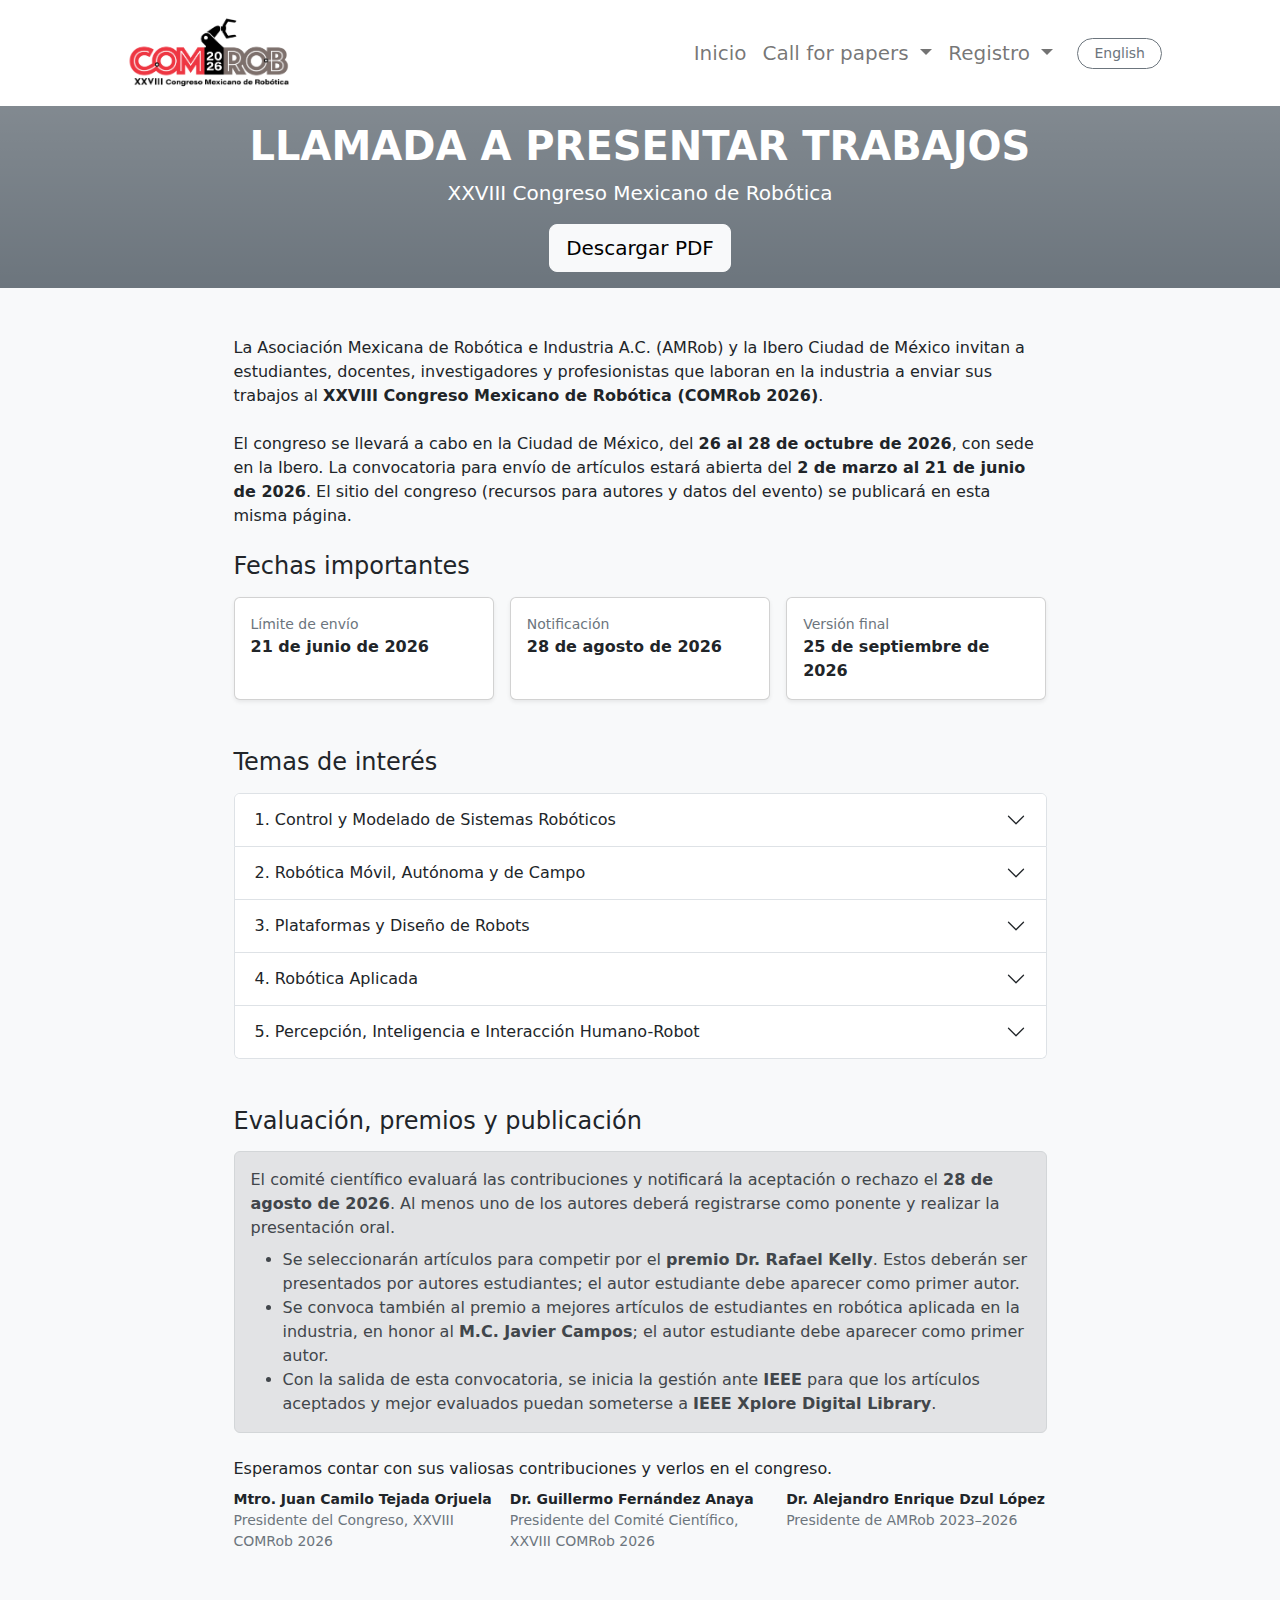
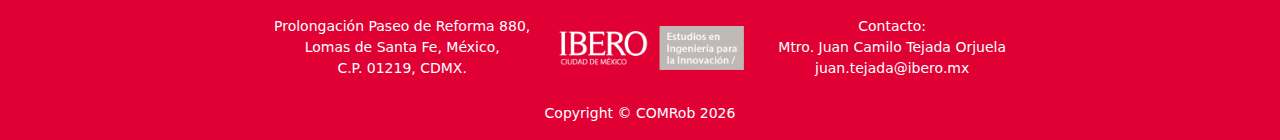
<file: call-for-papers.html>
<!DOCTYPE html>
<html lang="en">
    <head>
        <meta charset="utf-8" />
        <meta name="viewport" content="width=device-width, initial-scale=1, shrink-to-fit=no" />
        <meta name="description" content />
        <meta name="author" content />
        <title>COMRob 2026</title>
        <!-- Favicon-->
        <link rel="icon" type="image/x-icon" href="assets/favicon.ico" />
        <!-- Bootstrap icons-->
        <link href="https://cdn.jsdelivr.net/npm/bootstrap-icons@1.5.0/font/bootstrap-icons.css" rel="stylesheet" />
        <!-- Core theme CSS (includes Bootstrap)-->
        <link href="css/styles.css" rel="stylesheet" />
    </head>
    <body class="d-flex flex-column">
        <main class="flex-shrink-0">
                        <!-- Navigation-->
            <nav class="navbar navbar-expand-lg">
            <div class="container px-5">

                <!-- Logo -->
                <a class="navbar-brand d-flex align-items-center" href="./">
                <img src="assets/Comrob_logo.png" alt="COMROB" height="80">
                </a>

                <!-- Menú colapsable -->
                <div class="collapse navbar-collapse" id="navbarSupportedContent">
                <ul class="navbar-nav ms-auto mb-2 mb-lg-0 align-items-lg-center">
                    <li class="nav-item">
                    <a class="nav-link fs-5" href="./">Inicio</a>
                    </li>

                    <li class="nav-item dropdown">
                    <a class="nav-link fs-5 dropdown-toggle" href="call-for-papers.html"
                        id="navbarDropdownCfp" role="button"
                        data-bs-toggle="dropdown" aria-expanded="false">
                        Call for papers
                    </a>
                    <ul class="dropdown-menu dropdown-menu-lg-end" aria-labelledby="navbarDropdownCfp">
                        <li><a class="dropdown-item fs-5" href="call-for-papers.html">Convocatoria</a></li>
                        <li><a class="dropdown-item fs-5" href="info-autores.html">Información Autores</a></li>
                    </ul>
                    </li>

                    <li class="nav-item dropdown">
                    <a class="nav-link fs-5 dropdown-toggle" href="registro.html"
                        id="navbarDropdownRegistro" role="button"
                        data-bs-toggle="dropdown" aria-expanded="false">
                        Registro
                    </a>
                    <ul class="dropdown-menu dropdown-menu-lg-end" aria-labelledby="navbarDropdownRegistro">
                        <li><a class="dropdown-item fs-5" href="registro.html">Información de registro</a></li>
                        <li><a class="dropdown-item fs-5" href="costos.html">Costos</a></li>
                        <li><a class="dropdown-item fs-5" href="apoyo-estudiantes.html">Apoyo a estudiantes</a></li>
                        <li><a class="dropdown-item fs-5" href="apoyo-estudiantes.html#premio-tesis-amrob">Premio AMRob Tesis</a></li>
                    </ul>
                    </li>
                </ul>
                </div>

                <!-- Botón idioma + toggler (siempre visibles al lado derecho) -->
                <div class="d-flex align-items-center ms-2 ms-lg-3">
                <a class="btn btn-sm btn-outline-secondary rounded-pill px-3"
                    href="en/index.html">
                    English
                </a>

                <button class="navbar-toggler ms-2" type="button"
                        data-bs-toggle="collapse" data-bs-target="#navbarSupportedContent"
                        aria-controls="navbarSupportedContent" aria-expanded="false"
                        aria-label="Toggle navigation">
                    <span class="navbar-toggler-icon"></span>
                </button>
                </div>

            </div>
            </nav>


            <!-- Page content-->
                <!-- Header-->
                <header class="bg-secondary bg-gradient text-white py-3">
                    <div class="container px-4 text-center">
                        <h1 class="fw-bolder">LLAMADA A PRESENTAR TRABAJOS</h1>
                        <p class="lead">XXVIII Congreso Mexicano de Robótica</p>
                        <a class="btn btn-lg btn-light" href="pdf/CFP_2026_Esp.pdf">Descargar PDF</a>
                    </div>
                </header>
                </section>
                <!-- Content-->
                <section class="bg-light" id="call-for-papers">
                    <div class="container px-4 py-5">
                        <div class="row gx-4 justify-content-center">
                        <div class="col-lg-10 col-xl-9">

                            <p class="mb-4">
                            La Asociación Mexicana de Robótica e Industria A.C. (AMRob) y la Ibero Ciudad de México
                            invitan a estudiantes, docentes, investigadores y profesionistas que laboran en la industria
                            a enviar sus trabajos al <strong>XXVIII Congreso Mexicano de Robótica (COMRob 2026)</strong>.
                            </p>

                            <p class="mb-4">
                            El congreso se llevará a cabo en la Ciudad de México, del <strong>26 al 28 de octubre de 2026</strong>,
                            con sede en la Ibero. La convocatoria para envío de artículos estará abierta del
                            <strong>2 de marzo al 21 de junio de 2026</strong>. El sitio del congreso (recursos para autores y datos
                            del evento) se publicará en esta misma página.
                            </p>

                            <!-- Fechas importantes -->
                            <h4 class="h4 mt-4 mb-3">Fechas importantes</h3>
                            <div class="row g-3">
                            <div class="col-12 col-md-4">
                                <div class="card h-100 shadow-sm">
                                <div class="card-body">
                                    <div class="small text-muted">Límite de envío</div>
                                    <div class="fw-semibold">21 de junio de 2026</div>
                                </div>
                                </div>
                            </div>
                            <div class="col-12 col-md-4">
                                <div class="card h-100 shadow-sm">
                                <div class="card-body">
                                    <div class="small text-muted">Notificación</div>
                                    <div class="fw-semibold">28 de agosto de 2026</div>
                                </div>
                                </div>
                            </div>
                            <div class="col-12 col-md-4">
                                <div class="card h-100 shadow-sm">
                                <div class="card-body">
                                    <div class="small text-muted">Versión final</div>
                                    <div class="fw-semibold">25 de septiembre de 2026</div>
                                </div>
                                </div>
                            </div>
                            </div>

                            <!-- Temas -->
                            <h4 class="h4 mt-5 mb-3">Temas de interés</h3>

                            <div class="accordion" id="topicsAccordion">

                            <div class="accordion-item">
                                <h2 class="accordion-header" id="t1">
                                <button class="accordion-button collapsed" type="button" data-bs-toggle="collapse" data-bs-target="#c1" aria-expanded="true" aria-controls="c1">
                                    1. Control y Modelado de Sistemas Robóticos
                                </button>
                                </h2>
                                <div id="c1" class="accordion-collapse collapse" aria-labelledby="t1" data-bs-parent="#topicsAccordion">
                                <div class="accordion-body">
                                    <ul class="mb-0">
                                    <li>Control lineal y no lineal</li>
                                    <li>Control adaptativo</li>
                                    <li>Control difuso</li>
                                    <li>Control de impedancia</li>
                                    <li>Modelado cinemático</li>
                                    <li>Modelado dinámico</li>
                                    </ul>
                                </div>
                                </div>
                            </div>

                            <div class="accordion-item">
                                <h2 class="accordion-header" id="t2">
                                <button class="accordion-button collapsed" type="button" data-bs-toggle="collapse" data-bs-target="#c2" aria-expanded="false" aria-controls="c2">
                                    2. Robótica Móvil, Autónoma y de Campo
                                </button>
                                </h2>
                                <div id="c2" class="accordion-collapse collapse" aria-labelledby="t2" data-bs-parent="#topicsAccordion">
                                <div class="accordion-body">
                                    <ul class="mb-0">
                                    <li>Robótica móvil</li>
                                    <li>Robots autónomos</li>
                                    <li>Robots uniciclo</li>
                                    <li>Robots hexápodos</li>
                                    <li>Teleoperación de robots</li>
                                    </ul>
                                </div>
                                </div>
                            </div>

                            <div class="accordion-item">
                                <h2 class="accordion-header" id="t3">
                                <button class="accordion-button collapsed" type="button" data-bs-toggle="collapse" data-bs-target="#c3" aria-expanded="false" aria-controls="c3">
                                    3. Plataformas y Diseño de Robots
                                </button>
                                </h2>
                                <div id="c3" class="accordion-collapse collapse" aria-labelledby="t3" data-bs-parent="#topicsAccordion">
                                <div class="accordion-body">
                                    <ul class="mb-0">
                                    <li>Diseño de robots</li>
                                    <li>Robótica suave</li>
                                    <li>Robótica humanoide</li>
                                    <li>Robots colaborativos</li>
                                    <li>Plataformas paralelas</li>
                                    </ul>
                                </div>
                                </div>
                            </div>

                            <div class="accordion-item">
                                <h2 class="accordion-header" id="t4">
                                <button class="accordion-button collapsed" type="button" data-bs-toggle="collapse" data-bs-target="#c4" aria-expanded="false" aria-controls="c4">
                                    4. Robótica Aplicada
                                </button>
                                </h2>
                                <div id="c4" class="accordion-collapse collapse" aria-labelledby="t4" data-bs-parent="#topicsAccordion">
                                <div class="accordion-body">
                                    <ul class="mb-0">
                                    <li>Robótica médica</li>
                                    <li>Robótica educativa</li>
                                    <li>Robótica de competencia</li>
                                    </ul>
                                </div>
                                </div>
                            </div>

                            <div class="accordion-item">
                                <h2 class="accordion-header" id="t5">
                                <button class="accordion-button collapsed" type="button" data-bs-toggle="collapse" data-bs-target="#c5" aria-expanded="false" aria-controls="c5">
                                    5. Percepción, Inteligencia e Interacción Humano-Robot
                                </button>
                                </h2>
                                <div id="c5" class="accordion-collapse collapse" aria-labelledby="t5" data-bs-parent="#topicsAccordion">
                                <div class="accordion-body">
                                    <ul class="mb-0">
                                    <li>Inteligencia artificial aplicada a la robótica</li>
                                    <li>Visión por computador</li>
                                    <li>Interfaces hápticas</li>
                                    <li>Realidad virtual</li>
                                    </ul>
                                </div>
                                </div>
                            </div>

                            </div>

                            <!-- Evaluación / premios / IEEE -->
                            <h4 class="h4 mt-5 mb-3">Evaluación, premios y publicación</h3>

                            <div class="alert alert-secondary">
                            <div class="mb-2">
                                El comité científico evaluará las contribuciones y notificará la aceptación o rechazo el <strong>28 de agosto de 2026</strong>.
                                Al menos uno de los autores deberá registrarse como ponente y realizar la presentación oral.
                            </div>
                            <ul class="mb-0">
                                <li>
                                Se seleccionarán artículos para competir por el <strong>premio Dr. Rafael Kelly</strong>.
                                Estos deberán ser presentados por autores estudiantes; el autor estudiante debe aparecer como primer autor.
                                </li>
                                <li>
                                Se convoca también al premio a mejores artículos de estudiantes en robótica aplicada en la industria,
                                en honor al <strong>M.C. Javier Campos</strong>; el autor estudiante debe aparecer como primer autor.
                                </li>
                                <li>
                                Con la salida de esta convocatoria, se inicia la gestión ante <strong>IEEE</strong> para que los artículos aceptados y mejor evaluados
                                puedan someterse a <strong>IEEE Xplore Digital Library</strong>.
                                </li>
                            </ul>
                            </div>

                            <!-- Firmas -->
                            <div class="mt-4">
                            <p class="mb-2">Esperamos contar con sus valiosas contribuciones y verlos en el congreso.</p>

                            <div class="row g-3 small">
                                <div class="col-12 col-md-4">
                                <div class="fw-semibold">Mtro. Juan Camilo Tejada Orjuela</div>
                                <div class="text-muted">Presidente del Congreso, XXVIII COMRob 2026</div>
                                </div>
                                <div class="col-12 col-md-4">
                                <div class="fw-semibold">Dr. Guillermo Fernández Anaya</div>
                                <div class="text-muted">Presidente del Comité Científico, XXVIII COMRob 2026</div>
                                </div>
                                <div class="col-12 col-md-4">
                                <div class="fw-semibold">Dr. Alejandro Enrique Dzul López</div>
                                <div class="text-muted">Presidente de AMRob 2023–2026</div>
                                </div>
                            </div>
                            </div>

                        </div>
                        </div>
                    </div>
                </section>
        </main>

        <!-- Footer-->
        <footer class="bg-danger mt-auto">
        <div class="container py-3 px-5">
            <div class="row justify-content-center align-items-center text-center g-4">
            
            <div class="col-12 col-md-auto small">
                <p class="text-white mb-0">Prolongación Paseo de Reforma 880,</p>
                <p class="text-white mb-0">Lomas de Santa Fe, México,</p>
                <p class="text-white mb-0">C.P. 01219, CDMX.</p>
            </div>

            <div class="col-12 col-md-auto">
                <img src="assets/deii.png" alt="DEII" class="img-fluid" style="max-width:200px;">
            </div>

            <div class="col-12 col-md-auto small">
                <p class="text-white mb-0">Contacto:</p>
                <p class="text-white mb-0">Mtro. Juan Camilo Tejada Orjuela</p>
                <p class="text-white mb-0">juan.tejada@ibero.mx</p>
            </div>

            </div>

            <div class="text-center small text-white mt-4">
            Copyright &copy; COMRob 2026
            </div>
        </div>
        </footer>

        <!-- Bootstrap core JS-->
        <script src="https://cdn.jsdelivr.net/npm/bootstrap@5.2.3/dist/js/bootstrap.bundle.min.js"></script>
        <!-- Core theme JS-->
        <script src="js/scripts.js"></script>
        <!-- * * * * * * * * * * * * * * * * * * * * * * * * * * * * * * * * * * * * * * * *-->
        <!-- * *                               SB Forms JS                               * *-->
        <!-- * * Activate your form at https://startbootstrap.com/solution/contact-forms * *-->
        <!-- * * * * * * * * * * * * * * * * * * * * * * * * * * * * * * * * * * * * * * * *-->
        <script src="https://cdn.startbootstrap.com/sb-forms-latest.js"></script>
    </body>
</html>
</file>
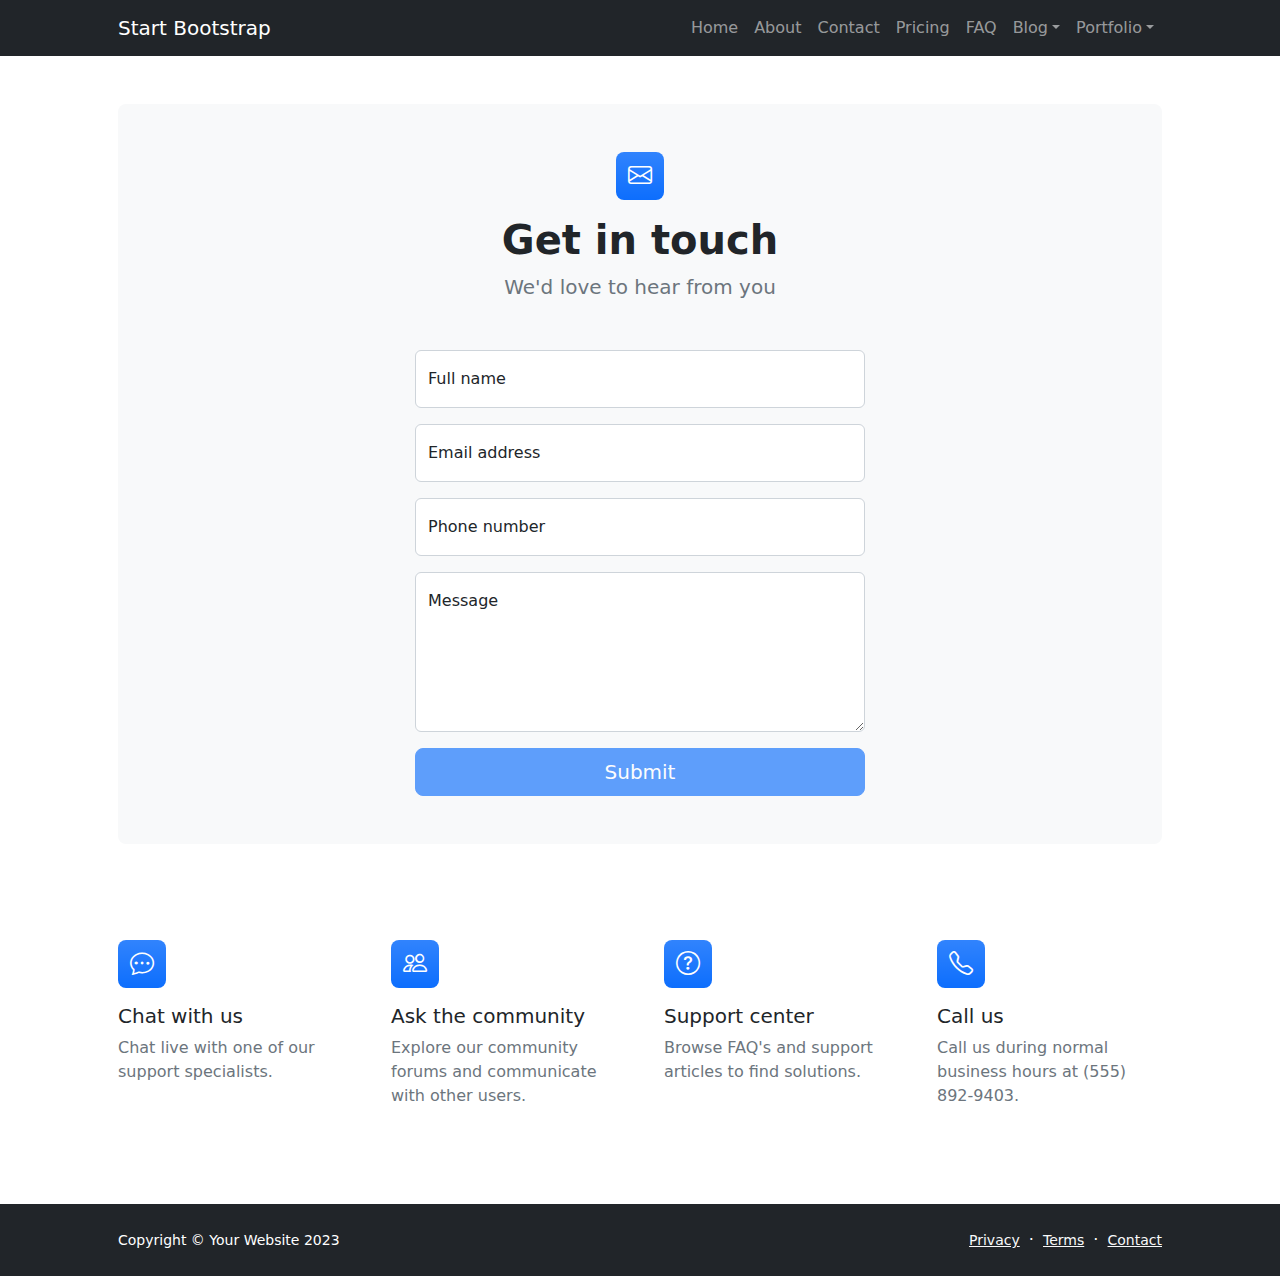
<file: contact.html>
<!DOCTYPE html>
<html lang="en">
    <head>
        <meta charset="utf-8" />
        <meta name="viewport" content="width=device-width, initial-scale=1, shrink-to-fit=no" />
        <meta name="description" content />
        <meta name="author" content />
        <title>Modern Business - Start Bootstrap Template</title>
        <!-- Favicon-->
        <link rel="icon" type="image/x-icon" href="assets/favicon.ico" />
        <!-- Bootstrap icons-->
        <link href="https://cdn.jsdelivr.net/npm/bootstrap-icons@1.5.0/font/bootstrap-icons.css" rel="stylesheet" />
        <!-- Core theme CSS (includes Bootstrap)-->
        <link href="css/styles.css" rel="stylesheet" />
    </head>
    <body class="d-flex flex-column">
        <main class="flex-shrink-0">
            <!-- Navigation-->
            <nav class="navbar navbar-expand-lg navbar-dark bg-dark">
                <div class="container px-5">
                    <a class="navbar-brand" href="index.html">Start Bootstrap</a>
                    <button class="navbar-toggler" type="button" data-bs-toggle="collapse" data-bs-target="#navbarSupportedContent" aria-controls="navbarSupportedContent" aria-expanded="false" aria-label="Toggle navigation"><span class="navbar-toggler-icon"></span></button>
                    <div class="collapse navbar-collapse" id="navbarSupportedContent">
                        <ul class="navbar-nav ms-auto mb-2 mb-lg-0">
                            <li class="nav-item"><a class="nav-link" href="index.html">Home</a></li>
                            <li class="nav-item"><a class="nav-link" href="about.html">About</a></li>
                            <li class="nav-item"><a class="nav-link" href="contact.html">Contact</a></li>
                            <li class="nav-item"><a class="nav-link" href="pricing.html">Pricing</a></li>
                            <li class="nav-item"><a class="nav-link" href="faq.html">FAQ</a></li>
                            <li class="nav-item dropdown">
                                <a class="nav-link dropdown-toggle" id="navbarDropdownBlog" href="#" role="button" data-bs-toggle="dropdown" aria-expanded="false">Blog</a>
                                <ul class="dropdown-menu dropdown-menu-end" aria-labelledby="navbarDropdownBlog">
                                    <li><a class="dropdown-item" href="blog-home.html">Blog Home</a></li>
                                    <li><a class="dropdown-item" href="blog-post.html">Blog Post</a></li>
                                </ul>
                            </li>
                            <li class="nav-item dropdown">
                                <a class="nav-link dropdown-toggle" id="navbarDropdownPortfolio" href="#" role="button" data-bs-toggle="dropdown" aria-expanded="false">Portfolio</a>
                                <ul class="dropdown-menu dropdown-menu-end" aria-labelledby="navbarDropdownPortfolio">
                                    <li><a class="dropdown-item" href="portfolio-overview.html">Portfolio Overview</a></li>
                                    <li><a class="dropdown-item" href="portfolio-item.html">Portfolio Item</a></li>
                                </ul>
                            </li>
                        </ul>
                    </div>
                </div>
            </nav>
            <!-- Page content-->
            <section class="py-5">
                <div class="container px-5">
                    <!-- Contact form-->
                    <div class="bg-light rounded-3 py-5 px-4 px-md-5 mb-5">
                        <div class="text-center mb-5">
                            <div class="feature bg-primary bg-gradient text-white rounded-3 mb-3"><i class="bi bi-envelope"></i></div>
                            <h1 class="fw-bolder">Get in touch</h1>
                            <p class="lead fw-normal text-muted mb-0">We'd love to hear from you</p>
                        </div>
                        <div class="row gx-5 justify-content-center">
                            <div class="col-lg-8 col-xl-6">
                                <!-- * * * * * * * * * * * * * * *-->
                                <!-- * * SB Forms Contact Form * *-->
                                <!-- * * * * * * * * * * * * * * *-->
                                <!-- This form is pre-integrated with SB Forms.-->
                                <!-- To make this form functional, sign up at-->
                                <!-- https://startbootstrap.com/solution/contact-forms-->
                                <!-- to get an API token!-->
                                <form id="contactForm" data-sb-form-api-token="API_TOKEN">
                                    <!-- Name input-->
                                    <div class="form-floating mb-3">
                                        <input class="form-control" id="name" type="text" placeholder="Enter your name..." data-sb-validations="required" />
                                        <label for="name">Full name</label>
                                        <div class="invalid-feedback" data-sb-feedback="name:required">A name is required.</div>
                                    </div>
                                    <!-- Email address input-->
                                    <div class="form-floating mb-3">
                                        <input class="form-control" id="email" type="email" placeholder="name@example.com" data-sb-validations="required,email" />
                                        <label for="email">Email address</label>
                                        <div class="invalid-feedback" data-sb-feedback="email:required">An email is required.</div>
                                        <div class="invalid-feedback" data-sb-feedback="email:email">Email is not valid.</div>
                                    </div>
                                    <!-- Phone number input-->
                                    <div class="form-floating mb-3">
                                        <input class="form-control" id="phone" type="tel" placeholder="(123) 456-7890" data-sb-validations="required" />
                                        <label for="phone">Phone number</label>
                                        <div class="invalid-feedback" data-sb-feedback="phone:required">A phone number is required.</div>
                                    </div>
                                    <!-- Message input-->
                                    <div class="form-floating mb-3">
                                        <textarea class="form-control" id="message" type="text" placeholder="Enter your message here..." style="height: 10rem" data-sb-validations="required"></textarea>
                                        <label for="message">Message</label>
                                        <div class="invalid-feedback" data-sb-feedback="message:required">A message is required.</div>
                                    </div>
                                    <!-- Submit success message-->
                                    <!---->
                                    <!-- This is what your users will see when the form-->
                                    <!-- has successfully submitted-->
                                    <div class="d-none" id="submitSuccessMessage">
                                        <div class="text-center mb-3">
                                            <div class="fw-bolder">Form submission successful!</div>
                                            To activate this form, sign up at
                                            <br />
                                            <a href="https://startbootstrap.com/solution/contact-forms">https://startbootstrap.com/solution/contact-forms</a>
                                        </div>
                                    </div>
                                    <!-- Submit error message-->
                                    <!---->
                                    <!-- This is what your users will see when there is-->
                                    <!-- an error submitting the form-->
                                    <div class="d-none" id="submitErrorMessage"><div class="text-center text-danger mb-3">Error sending message!</div></div>
                                    <!-- Submit Button-->
                                    <div class="d-grid"><button class="btn btn-primary btn-lg disabled" id="submitButton" type="submit">Submit</button></div>
                                </form>
                            </div>
                        </div>
                    </div>
                    <!-- Contact cards-->
                    <div class="row gx-5 row-cols-2 row-cols-lg-4 py-5">
                        <div class="col">
                            <div class="feature bg-primary bg-gradient text-white rounded-3 mb-3"><i class="bi bi-chat-dots"></i></div>
                            <div class="h5 mb-2">Chat with us</div>
                            <p class="text-muted mb-0">Chat live with one of our support specialists.</p>
                        </div>
                        <div class="col">
                            <div class="feature bg-primary bg-gradient text-white rounded-3 mb-3"><i class="bi bi-people"></i></div>
                            <div class="h5">Ask the community</div>
                            <p class="text-muted mb-0">Explore our community forums and communicate with other users.</p>
                        </div>
                        <div class="col">
                            <div class="feature bg-primary bg-gradient text-white rounded-3 mb-3"><i class="bi bi-question-circle"></i></div>
                            <div class="h5">Support center</div>
                            <p class="text-muted mb-0">Browse FAQ's and support articles to find solutions.</p>
                        </div>
                        <div class="col">
                            <div class="feature bg-primary bg-gradient text-white rounded-3 mb-3"><i class="bi bi-telephone"></i></div>
                            <div class="h5">Call us</div>
                            <p class="text-muted mb-0">Call us during normal business hours at (555) 892-9403.</p>
                        </div>
                    </div>
                </div>
            </section>
        </main>
        <!-- Footer-->
        <footer class="bg-dark py-4 mt-auto">
            <div class="container px-5">
                <div class="row align-items-center justify-content-between flex-column flex-sm-row">
                    <div class="col-auto"><div class="small m-0 text-white">Copyright &copy; Your Website 2023</div></div>
                    <div class="col-auto">
                        <a class="link-light small" href="#!">Privacy</a>
                        <span class="text-white mx-1">&middot;</span>
                        <a class="link-light small" href="#!">Terms</a>
                        <span class="text-white mx-1">&middot;</span>
                        <a class="link-light small" href="#!">Contact</a>
                    </div>
                </div>
            </div>
        </footer>
        <!-- Bootstrap core JS-->
        <script src="https://cdn.jsdelivr.net/npm/bootstrap@5.2.3/dist/js/bootstrap.bundle.min.js"></script>
        <!-- Core theme JS-->
        <script src="js/scripts.js"></script>
        <!-- * * * * * * * * * * * * * * * * * * * * * * * * * * * * * * * * * * * * * * * *-->
        <!-- * *                               SB Forms JS                               * *-->
        <!-- * * Activate your form at https://startbootstrap.com/solution/contact-forms * *-->
        <!-- * * * * * * * * * * * * * * * * * * * * * * * * * * * * * * * * * * * * * * * *-->
        <script src="https://cdn.startbootstrap.com/sb-forms-latest.js"></script>
    </body>
</html>
</file>
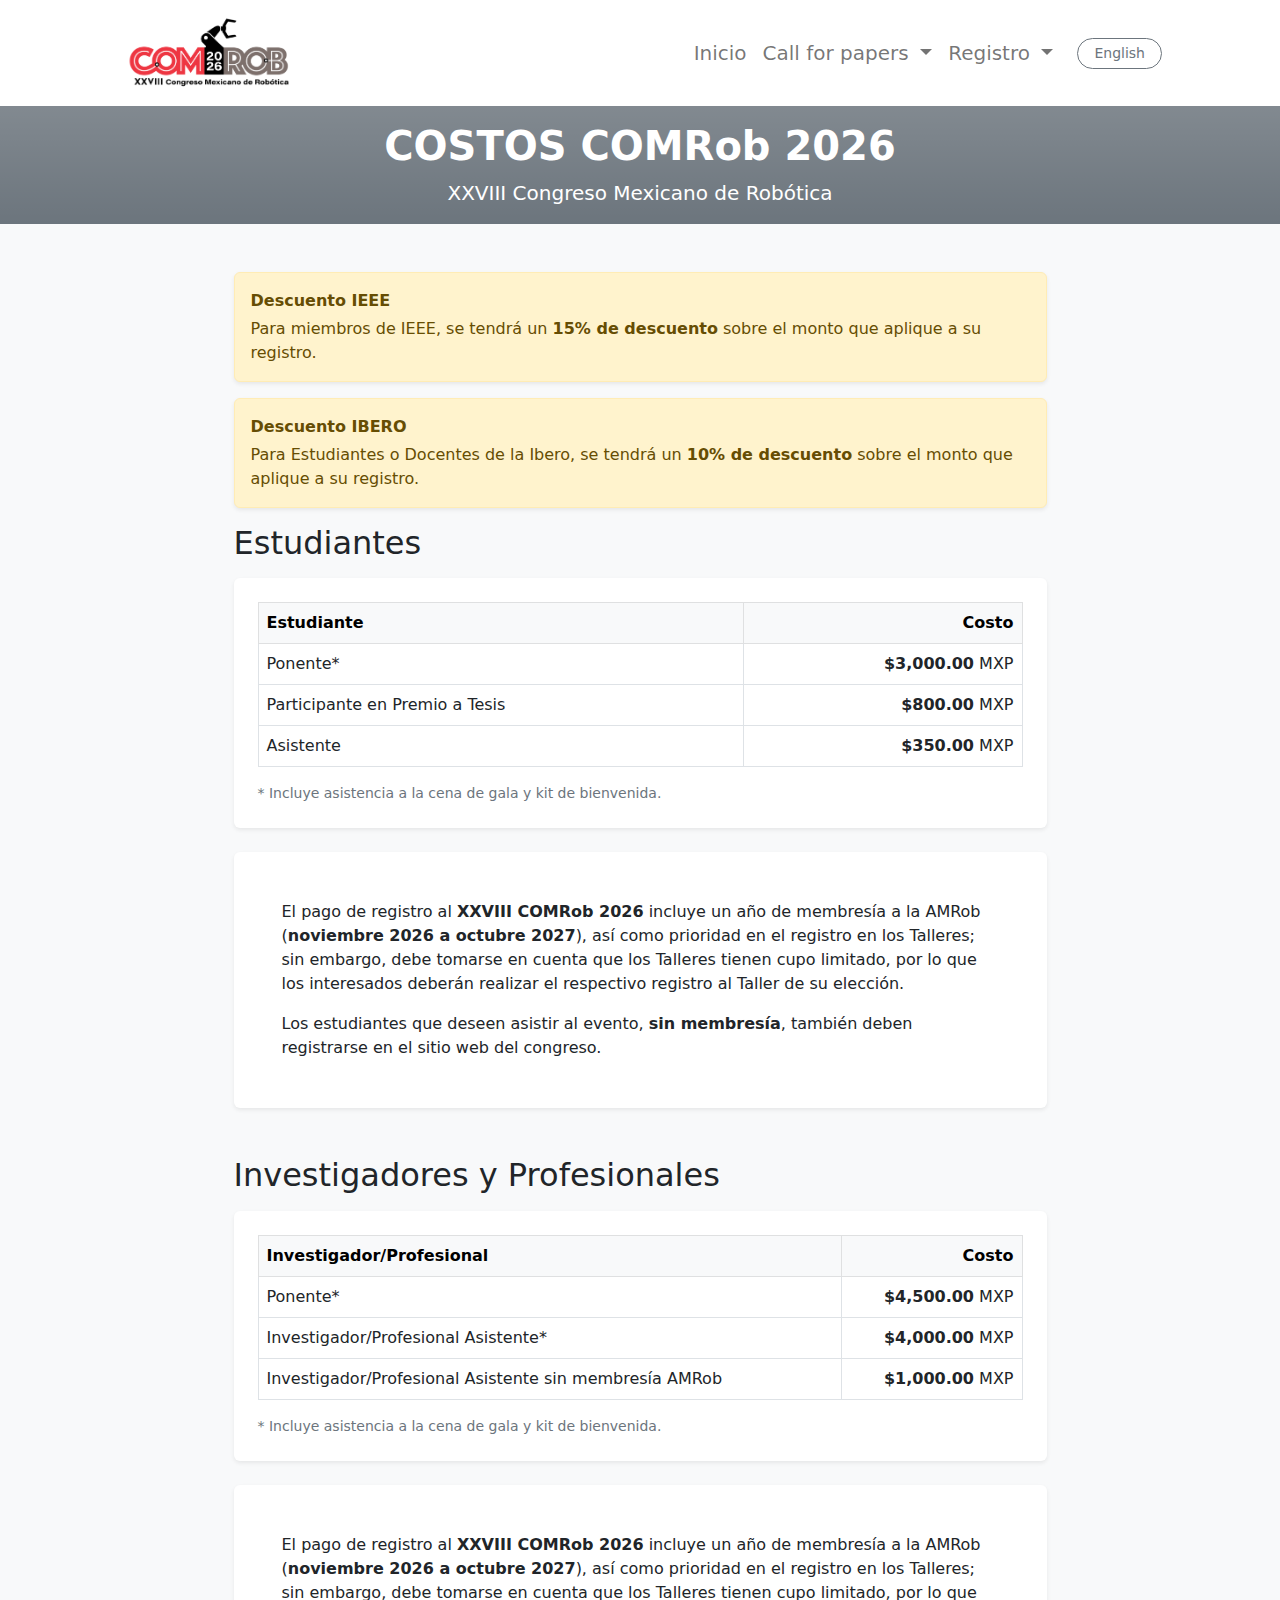
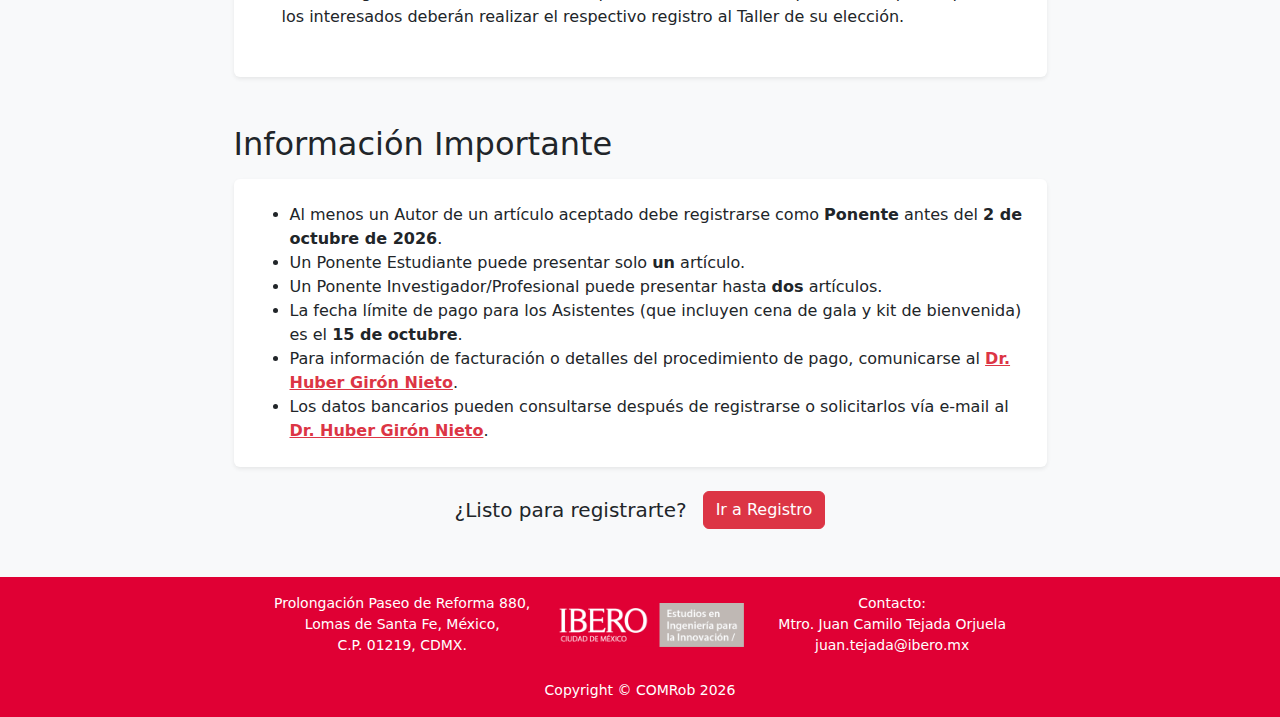
<file: costos.html>
<!DOCTYPE html>
<html lang="en">
    <head>
        <meta charset="utf-8" />
        <meta name="viewport" content="width=device-width, initial-scale=1, shrink-to-fit=no" />
        <meta name="description" content />
        <meta name="author" content />
        <title>COMRob 2026</title>
        <!-- Favicon-->
        <link rel="icon" type="image/x-icon" href="assets/favicon.ico" />
        <!-- Bootstrap icons-->
        <link href="https://cdn.jsdelivr.net/npm/bootstrap-icons@1.5.0/font/bootstrap-icons.css" rel="stylesheet" />
        <!-- Core theme CSS (includes Bootstrap)-->
        <link href="css/styles.css" rel="stylesheet" />
    </head>
    <body class="d-flex flex-column">
        <main class="flex-shrink-0">
                        <!-- Navigation-->
            <nav class="navbar navbar-expand-lg">
            <div class="container px-5">

                <!-- Logo -->
                <a class="navbar-brand d-flex align-items-center" href="./">
                <img src="assets/Comrob_logo.png" alt="COMROB" height="80">
                </a>

                <!-- Menú colapsable -->
                <div class="collapse navbar-collapse" id="navbarSupportedContent">
                <ul class="navbar-nav ms-auto mb-2 mb-lg-0 align-items-lg-center">
                    <li class="nav-item">
                    <a class="nav-link fs-5" href="./">Inicio</a>
                    </li>

                    <li class="nav-item dropdown">
                    <a class="nav-link fs-5 dropdown-toggle" href="call-for-papers.html"
                        id="navbarDropdownCfp" role="button"
                        data-bs-toggle="dropdown" aria-expanded="false">
                        Call for papers
                    </a>
                    <ul class="dropdown-menu dropdown-menu-lg-end" aria-labelledby="navbarDropdownCfp">
                        <li><a class="dropdown-item fs-5" href="call-for-papers.html">Convocatoria</a></li>
                        <li><a class="dropdown-item fs-5" href="info-autores.html">Información Autores</a></li>
                    </ul>
                    </li>

                    <li class="nav-item dropdown">
                    <a class="nav-link fs-5 dropdown-toggle" href="registro.html"
                        id="navbarDropdownRegistro" role="button"
                        data-bs-toggle="dropdown" aria-expanded="false">
                        Registro
                    </a>
                    <ul class="dropdown-menu dropdown-menu-lg-end" aria-labelledby="navbarDropdownRegistro">
                        <li><a class="dropdown-item fs-5" href="registro.html">Información de registro</a></li>
                        <li><a class="dropdown-item fs-5" href="costos.html">Costos</a></li>
                        <li><a class="dropdown-item fs-5" href="apoyo-estudiantes.html">Apoyo a estudiantes</a></li>
                        <li><a class="dropdown-item fs-5" href="apoyo-estudiantes.html#premio-tesis-amrob">Premio AMRob Tesis</a></li>
                    </ul>
                    </li>
                </ul>
                </div>

                <!-- Botón idioma + toggler (siempre visibles al lado derecho) -->
                <div class="d-flex align-items-center ms-2 ms-lg-3">
                <a class="btn btn-sm btn-outline-secondary rounded-pill px-3"
                    href="en/index.html">
                    English
                </a>

                <button class="navbar-toggler ms-2" type="button"
                        data-bs-toggle="collapse" data-bs-target="#navbarSupportedContent"
                        aria-controls="navbarSupportedContent" aria-expanded="false"
                        aria-label="Toggle navigation">
                    <span class="navbar-toggler-icon"></span>
                </button>
                </div>

            </div>
            </nav>


            <!-- Page content -->
            <!-- Header -->
            <header class="bg-secondary bg-gradient text-white py-3">
            <div class="container px-4 text-center">
                <h1 class="fw-bolder mb-2">COSTOS COMRob 2026</h1>
                <p class="lead mb-0">XXVIII Congreso Mexicano de Robótica</p>
            </div>
            </header>

            <!-- Content -->
            <section class="bg-light" id="costos">
            <div class="container px-4 py-5">
                <div class="row gx-4 justify-content-center">
                <div class="col-lg-10 col-xl-9">

                    <!-- Descuento IEEE -->
                    <div class="alert alert-warning shadow-sm">
                    <div class="fw-semibold mb-1">Descuento IEEE</div>
                    Para miembros de IEEE, se tendrá un <strong>15% de descuento</strong> sobre el monto que aplique a su registro.
                    </div>

                    <!-- Descuento IBERO -->
                    <div class="alert alert-warning shadow-sm">
                    <div class="fw-semibold mb-1">Descuento IBERO</div>
                    Para Estudiantes o Docentes de la Ibero, se tendrá un <strong>10% de descuento</strong> sobre el monto que aplique a su registro.
                    </div>

                    <!-- ESTUDIANTES -->
                    <h2 class="mb-3">Estudiantes</h2>

                    <div class="card shadow-sm border-0 mb-4">
                    <div class="card-body p-4">
                        <div class="table-responsive">
                        <table class="table table-bordered align-middle mb-0">
                            <thead class="table-light">
                            <tr>
                                <th scope="col">Estudiante</th>
                                <th scope="col" class="text-end">Costo</th>
                            </tr>
                            </thead>
                            <tbody>
                            <tr>
                                <td>Ponente*</td>
                                <td class="text-end"><strong>$3,000.00</strong> MXP</td>
                            </tr>
                            <tr>
                                <td>Participante en Premio a Tesis</td>
                                <td class="text-end"><strong>$800.00</strong> MXP</td>
                            </tr>
                            <tr>
                                <td>Asistente</td>
                                <td class="text-end"><strong>$350.00</strong> MXP</td>
                            </tr>
                            </tbody>
                        </table>
                        </div>

                        <p class="small text-muted mt-3 mb-0">
                        * Incluye asistencia a la cena de gala y kit de bienvenida.
                        </p>
                    </div>
                    </div>

                    <div class="card shadow-sm border-0 mb-5">
                    <div class="card-body p-4 p-lg-5">
                        <p class="mb-3">
                        El pago de registro al <strong>XXVIII COMRob 2026</strong> incluye un año de membresía a la AMRob
                        (<strong>noviembre 2026 a octubre 2027</strong>), así como prioridad en el registro en los Talleres;
                        sin embargo, debe tomarse en cuenta que los Talleres tienen cupo limitado, por lo que los interesados
                        deberán realizar el respectivo registro al Taller de su elección.
                        </p>
                        <p class="mb-0">
                        Los estudiantes que deseen asistir al evento, <strong>sin membresía</strong>, también deben registrarse
                        en el sitio web del congreso.
                        </p>
                    </div>
                    </div>

                    <!-- INVESTIGADORES / PROFESIONALES -->
                    <h2 class="mb-3">Investigadores y Profesionales</h2>

                    <div class="card shadow-sm border-0 mb-4">
                    <div class="card-body p-4">
                        <div class="table-responsive">
                        <table class="table table-bordered align-middle mb-0">
                            <thead class="table-light">
                            <tr>
                                <th scope="col">Investigador/Profesional</th>
                                <th scope="col" class="text-end">Costo</th>
                            </tr>
                            </thead>
                            <tbody>
                            <tr>
                                <td>Ponente*</td>
                                <td class="text-end"><strong>$4,500.00</strong> MXP</td>
                            </tr>
                            <tr>
                                <td>Investigador/Profesional Asistente*</td>
                                <td class="text-end"><strong>$4,000.00</strong> MXP</td>
                            </tr>
                            <tr>
                                <td>Investigador/Profesional Asistente sin membresía AMRob</td>
                                <td class="text-end"><strong>$1,000.00</strong> MXP</td>
                            </tr>
                            </tbody>
                        </table>
                        </div>

                        <p class="small text-muted mt-3 mb-0">
                        * Incluye asistencia a la cena de gala y kit de bienvenida.
                        </p>
                    </div>
                    </div>

                    <div class="card shadow-sm border-0 mb-5">
                    <div class="card-body p-4 p-lg-5">
                        <p class="mb-0">
                        El pago de registro al <strong>XXVIII COMRob 2026</strong> incluye un año de membresía a la AMRob
                        (<strong>noviembre 2026 a octubre 2027</strong>), así como prioridad en el registro en los Talleres;
                        sin embargo, debe tomarse en cuenta que los Talleres tienen cupo limitado, por lo que los interesados
                        deberán realizar el respectivo registro al Taller de su elección.
                        </p>
                    </div>
                    </div>

                    <!-- Información Importante -->
                    <h2 class="mb-3">Información Importante</h2>

                    <div class="card shadow-sm border-0">
                    <div class="card-body p-4">
                        <ul class="mb-0">
                        <li>
                            Al menos un Autor de un artículo aceptado debe registrarse como <strong>Ponente</strong>
                            antes del <strong>2 de octubre de 2026</strong>.
                        </li>
                        <li>Un Ponente Estudiante puede presentar solo <strong>un</strong> artículo.</li>
                        <li>Un Ponente Investigador/Profesional puede presentar hasta <strong>dos</strong> artículos.</li>
                        <li>
                            La fecha límite de pago para los Asistentes (que incluyen cena de gala y kit de bienvenida) es el
                            <strong>15 de octubre</strong>.
                        </li>
                        <li>
                            Para información de facturación o detalles del procedimiento de pago, comunicarse al
                            <a class="link-danger fw-semibold" href="mailto:huber.giron@ibero.mx">Dr. Huber Girón Nieto</a>.
                        </li>
                        <li>
                            Los datos bancarios pueden consultarse después de registrarse o solicitarlos vía e-mail al
                            <a class="link-danger fw-semibold" href="mailto:huber.giron@ibero.mx">Dr. Huber Girón Nieto</a>.
                        </li>
                        </ul>
                    </div>
                    </div>

                    <!-- CTA -->
                    <div class="mt-4 d-flex flex-column flex-md-row align-items-center justify-content-center gap-3 text-center">
                    <p class="lead mb-0">¿Listo para registrarte?</p>
                    <a class="btn btn-danger" href="registro.html">Ir a Registro</a>
                    </div>

                </div>
                </div>
            </div>
            </section>



        </main>

        <!-- Footer-->
        <footer class="bg-danger mt-auto">
        <div class="container py-3 px-5">
            <div class="row justify-content-center align-items-center text-center g-4">
            
            <div class="col-12 col-md-auto small">
                <p class="text-white mb-0">Prolongación Paseo de Reforma 880,</p>
                <p class="text-white mb-0">Lomas de Santa Fe, México,</p>
                <p class="text-white mb-0">C.P. 01219, CDMX.</p>
            </div>

            <div class="col-12 col-md-auto">
                <img src="assets/deii.png" alt="DEII" class="img-fluid" style="max-width:200px;">
            </div>

            <div class="col-12 col-md-auto small">
                <p class="text-white mb-0">Contacto:</p>
                <p class="text-white mb-0">Mtro. Juan Camilo Tejada Orjuela</p>
                <p class="text-white mb-0">juan.tejada@ibero.mx</p>
            </div>

            </div>

            <div class="text-center small text-white mt-4">
            Copyright &copy; COMRob 2026
            </div>
        </div>
        </footer>

        <!-- Bootstrap core JS-->
        <script src="https://cdn.jsdelivr.net/npm/bootstrap@5.2.3/dist/js/bootstrap.bundle.min.js"></script>
        <!-- Core theme JS-->
        <script src="js/scripts.js"></script>
        <!-- * * * * * * * * * * * * * * * * * * * * * * * * * * * * * * * * * * * * * * * *-->
        <!-- * *                               SB Forms JS                               * *-->
        <!-- * * Activate your form at https://startbootstrap.com/solution/contact-forms * *-->
        <!-- * * * * * * * * * * * * * * * * * * * * * * * * * * * * * * * * * * * * * * * *-->
        <script src="https://cdn.startbootstrap.com/sb-forms-latest.js"></script>
    </body>
</html>
</file>
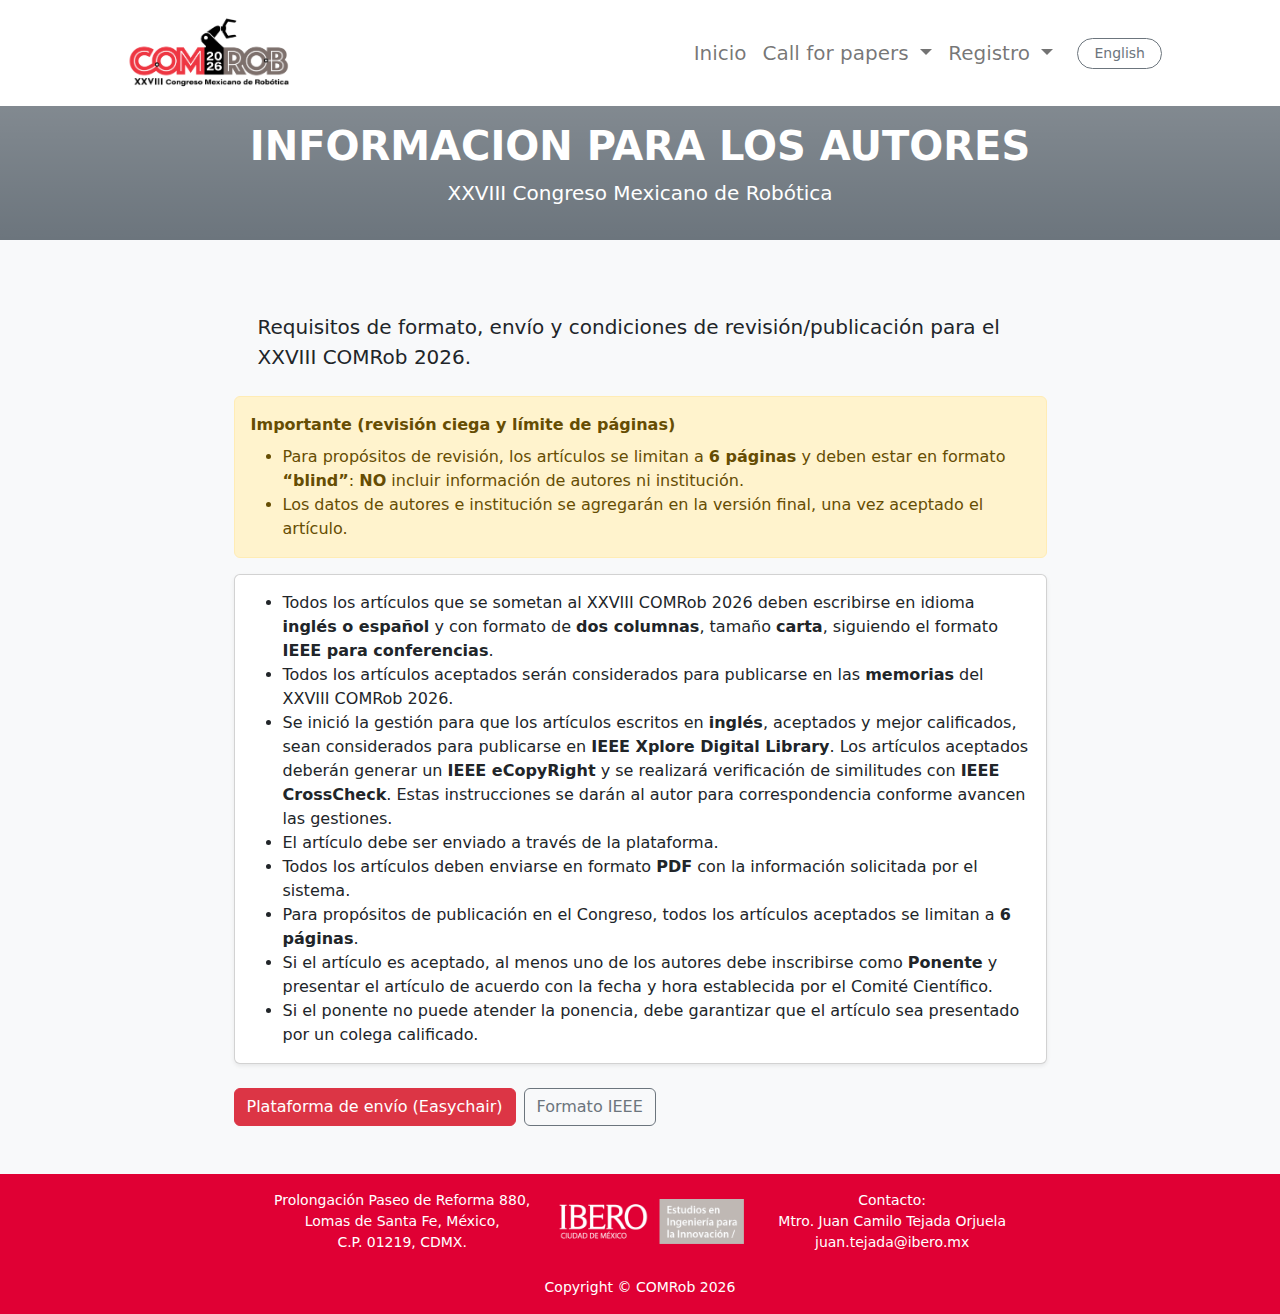
<file: info-autores.html>
<!DOCTYPE html>
<html lang="en">
    <head>
        <meta charset="utf-8" />
        <meta name="viewport" content="width=device-width, initial-scale=1, shrink-to-fit=no" />
        <meta name="description" content />
        <meta name="author" content />
        <title>COMRob 2026</title>
        <!-- Favicon-->
        <link rel="icon" type="image/x-icon" href="assets/favicon.ico" />
        <!-- Bootstrap icons-->
        <link href="https://cdn.jsdelivr.net/npm/bootstrap-icons@1.5.0/font/bootstrap-icons.css" rel="stylesheet" />
        <!-- Core theme CSS (includes Bootstrap)-->
        <link href="css/styles.css" rel="stylesheet" />
    </head>
    <body class="d-flex flex-column">
        <main class="flex-shrink-0">
                        <!-- Navigation-->
            <nav class="navbar navbar-expand-lg">
            <div class="container px-5">

                <!-- Logo -->
                <a class="navbar-brand d-flex align-items-center" href="./">
                <img src="assets/Comrob_logo.png" alt="COMROB" height="80">
                </a>

                <!-- Menú colapsable -->
                <div class="collapse navbar-collapse" id="navbarSupportedContent">
                <ul class="navbar-nav ms-auto mb-2 mb-lg-0 align-items-lg-center">
                    <li class="nav-item">
                    <a class="nav-link fs-5" href="./">Inicio</a>
                    </li>

                    <li class="nav-item dropdown">
                    <a class="nav-link fs-5 dropdown-toggle" href="call-for-papers.html"
                        id="navbarDropdownCfp" role="button"
                        data-bs-toggle="dropdown" aria-expanded="false">
                        Call for papers
                    </a>
                    <ul class="dropdown-menu dropdown-menu-lg-end" aria-labelledby="navbarDropdownCfp">
                        <li><a class="dropdown-item fs-5" href="call-for-papers.html">Convocatoria</a></li>
                        <li><a class="dropdown-item fs-5" href="info-autores.html">Información Autores</a></li>
                    </ul>
                    </li>

                    <li class="nav-item dropdown">
                    <a class="nav-link fs-5 dropdown-toggle" href="registro.html"
                        id="navbarDropdownRegistro" role="button"
                        data-bs-toggle="dropdown" aria-expanded="false">
                        Registro
                    </a>
                    <ul class="dropdown-menu dropdown-menu-lg-end" aria-labelledby="navbarDropdownRegistro">
                        <li><a class="dropdown-item fs-5" href="registro.html">Información de registro</a></li>
                        <li><a class="dropdown-item fs-5" href="costos.html">Costos</a></li>
                        <li><a class="dropdown-item fs-5" href="apoyo-estudiantes.html">Apoyo a estudiantes</a></li>
                        <li><a class="dropdown-item fs-5" href="apoyo-estudiantes.html#premio-tesis-amrob">Premio AMRob Tesis</a></li>
                    </ul>
                    </li>
                </ul>
                </div>

                <!-- Botón idioma + toggler (siempre visibles al lado derecho) -->
                <div class="d-flex align-items-center ms-2 ms-lg-3">
                <a class="btn btn-sm btn-outline-secondary rounded-pill px-3"
                    href="en/index.html">
                    English
                </a>

                <button class="navbar-toggler ms-2" type="button"
                        data-bs-toggle="collapse" data-bs-target="#navbarSupportedContent"
                        aria-controls="navbarSupportedContent" aria-expanded="false"
                        aria-label="Toggle navigation">
                    <span class="navbar-toggler-icon"></span>
                </button>
                </div>

            </div>
            </nav>


            <!-- Page content-->
                <!-- Header-->
                <header class="bg-secondary bg-gradient text-white py-3">
                    <div class="container px-4 text-center">
                        <h1 class="fw-bolder">INFORMACION PARA LOS AUTORES</h1>
                        <p class="lead">XXVIII Congreso Mexicano de Robótica</p>
                    </div>
                </header>
                
                </section>
                <!-- Content-->
                <!-- Información para los Autores -->
                <section class="bg-light" id="autores">
                <div class="container px-4 py-5">
                    <div class="row gx-4 justify-content-center">
                    <div class="col-lg-10 col-xl-9">

                        <div class="card-body p-4 p-lg-8">
                        <p class="lead mb-0">
                        Requisitos de formato, envío y condiciones de revisión/publicación para el XXVIII COMRob 2026.
                        </p>
                        </div>

                        <div class="alert alert-warning">
                        <div class="fw-semibold mb-2">Importante (revisión ciega y límite de páginas)</div>
                        <ul class="mb-0">
                            <li>
                            Para propósitos de revisión, los artículos se limitan a <strong>6 páginas</strong> y deben estar en formato
                            <strong>“blind”</strong>: <strong>NO</strong> incluir información de autores ni institución.
                            </li>
                            <li>
                            Los datos de autores e institución se agregarán en la versión final, una vez aceptado el artículo.
                            </li>
                        </ul>
                        </div>

                        <div class="card shadow-sm">
                        <div class="card-body">
                            <ul class="mb-0">
                            <li>
                                Todos los artículos que se sometan al XXVIII COMRob 2026 deben escribirse en idioma
                                <strong>inglés o español</strong> y con formato de <strong>dos columnas</strong>, tamaño <strong>carta</strong>,
                                siguiendo el formato <strong>IEEE para conferencias</strong>.
                            </li>
                            <li>
                                Todos los artículos aceptados serán considerados para publicarse en las <strong>memorias</strong> del XXVIII COMRob 2026.
                            </li>
                            <li>
                                Se inició la gestión para que los artículos escritos en <strong>inglés</strong>, aceptados y mejor calificados,
                                sean considerados para publicarse en <strong>IEEE Xplore Digital Library</strong>. Los artículos aceptados deberán
                                generar un <strong>IEEE eCopyRight</strong> y se realizará verificación de similitudes con <strong>IEEE CrossCheck</strong>.
                                Estas instrucciones se darán al autor para correspondencia conforme avancen las gestiones.
                            </li>
                            <li>
                                El artículo debe ser enviado a través de la plataforma.
                            </li>
                            <li>
                                Todos los artículos deben enviarse en formato <strong>PDF</strong> con la información solicitada por el sistema.
                            </li>
                            <li>
                                Para propósitos de publicación en el Congreso, todos los artículos aceptados se limitan a <strong>6 páginas</strong>.
                            </li>
                            <li>
                                Si el artículo es aceptado, al menos uno de los autores debe inscribirse como <strong>Ponente</strong> y presentar
                                el artículo de acuerdo con la fecha y hora establecida por el Comité Científico.
                            </li>
                            <li>
                                Si el ponente no puede atender la ponencia, debe garantizar que el artículo sea presentado por un colega calificado.
                            </li>
                            </ul>
                        </div>
                        </div>

                        <!-- Botones / enlaces útiles (placeholders) -->
                        <div class="d-flex flex-wrap gap-2 mt-4">
                        <a class="btn btn-danger" href="https://easychair.org/conferences/?conf=comrob2026" aria-disabled="true">
                            Plataforma de envío (Easychair)
                        </a>
                        <a class="btn btn-outline-secondary" href="https://www.ieee.org/conferences/publishing/templates" aria-disabled="true">
                            Formato IEEE
                        </a>
                        </div>
                    </div>
                    </div>
                </div>
                </section>

        </main>

        <!-- Footer-->
        <footer class="bg-danger mt-auto">
        <div class="container py-3 px-5">
            <div class="row justify-content-center align-items-center text-center g-4">
            
            <div class="col-12 col-md-auto small">
                <p class="text-white mb-0">Prolongación Paseo de Reforma 880,</p>
                <p class="text-white mb-0">Lomas de Santa Fe, México,</p>
                <p class="text-white mb-0">C.P. 01219, CDMX.</p>
            </div>

            <div class="col-12 col-md-auto">
                <img src="assets/deii.png" alt="DEII" class="img-fluid" style="max-width:200px;">
            </div>

            <div class="col-12 col-md-auto small">
                <p class="text-white mb-0">Contacto:</p>
                <p class="text-white mb-0">Mtro. Juan Camilo Tejada Orjuela</p>
                <p class="text-white mb-0">juan.tejada@ibero.mx</p>
            </div>

            </div>

            <div class="text-center small text-white mt-4">
            Copyright &copy; COMRob 2026
            </div>
        </div>
        </footer>

        <!-- Bootstrap core JS-->
        <script src="https://cdn.jsdelivr.net/npm/bootstrap@5.2.3/dist/js/bootstrap.bundle.min.js"></script>
        <!-- Core theme JS-->
        <script src="js/scripts.js"></script>
        <!-- * * * * * * * * * * * * * * * * * * * * * * * * * * * * * * * * * * * * * * * *-->
        <!-- * *                               SB Forms JS                               * *-->
        <!-- * * Activate your form at https://startbootstrap.com/solution/contact-forms * *-->
        <!-- * * * * * * * * * * * * * * * * * * * * * * * * * * * * * * * * * * * * * * * *-->
        <script src="https://cdn.startbootstrap.com/sb-forms-latest.js"></script>
    </body>
</html>
</file>
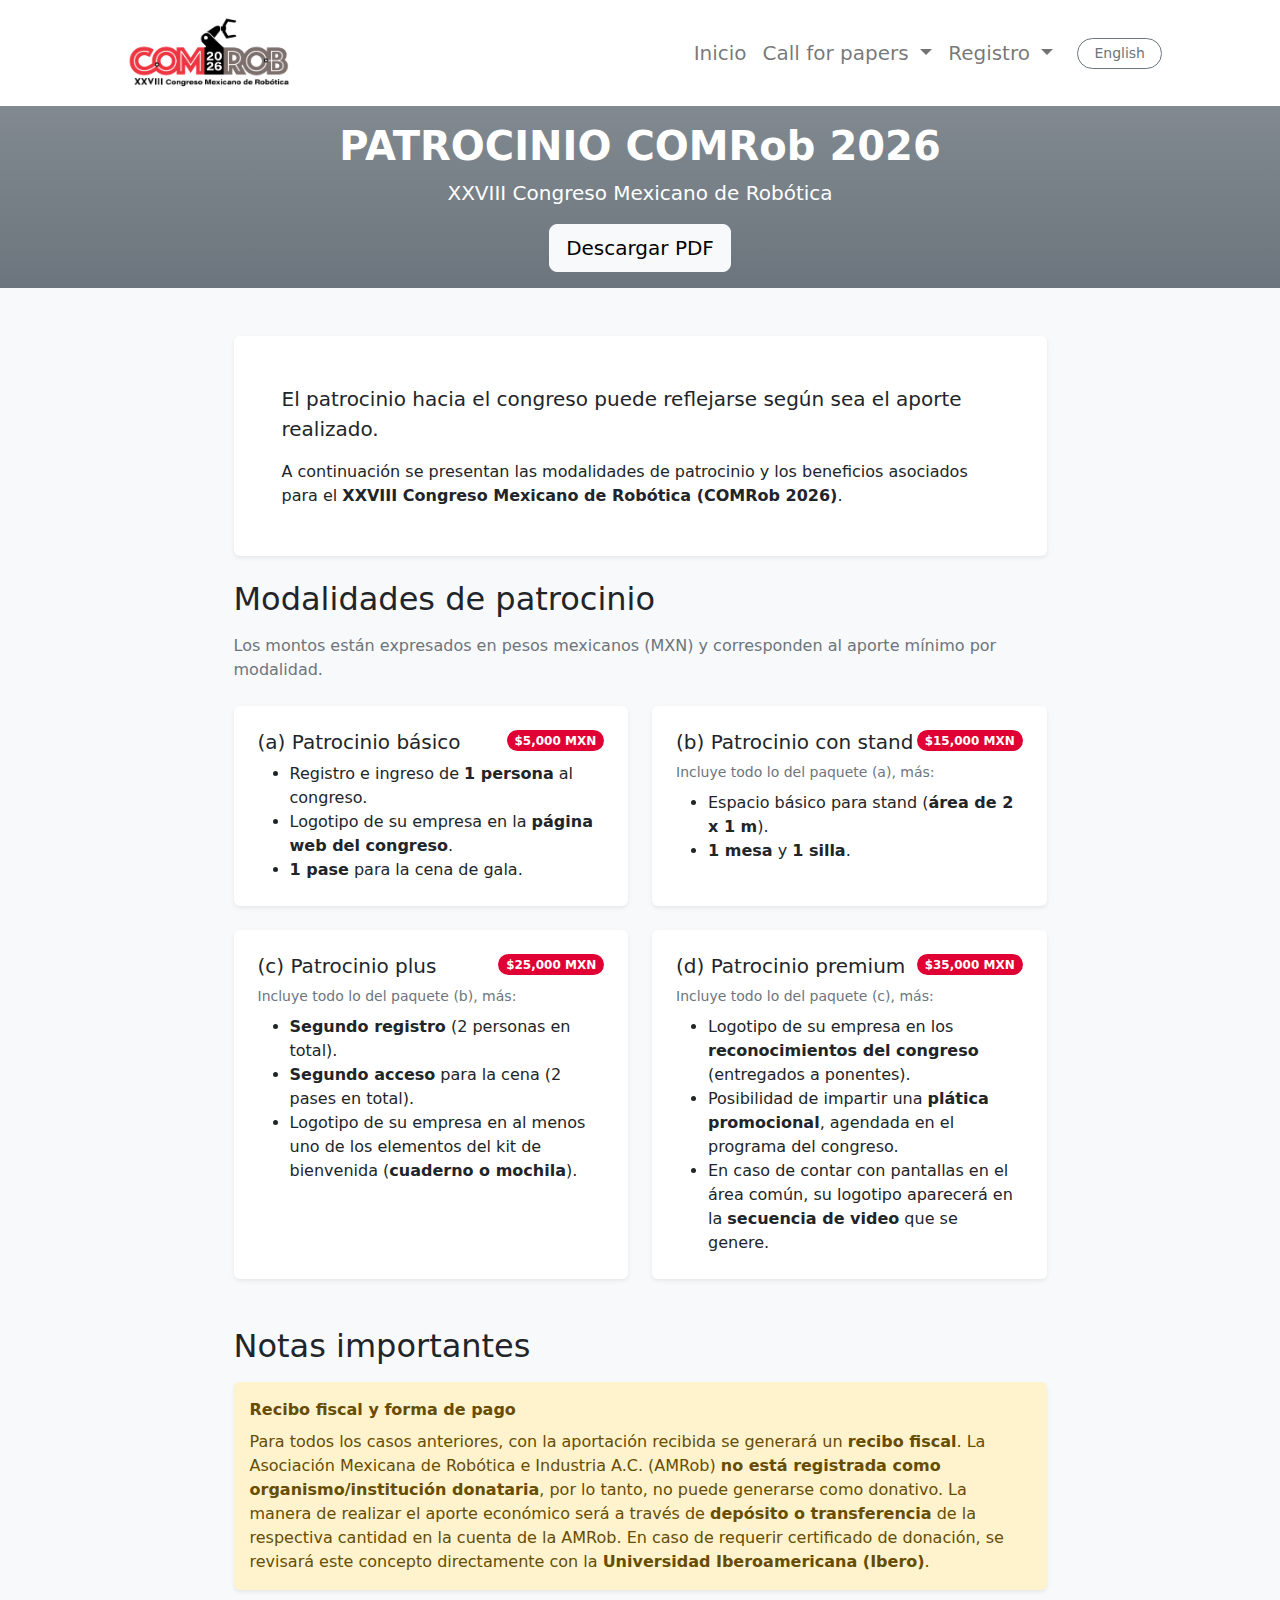
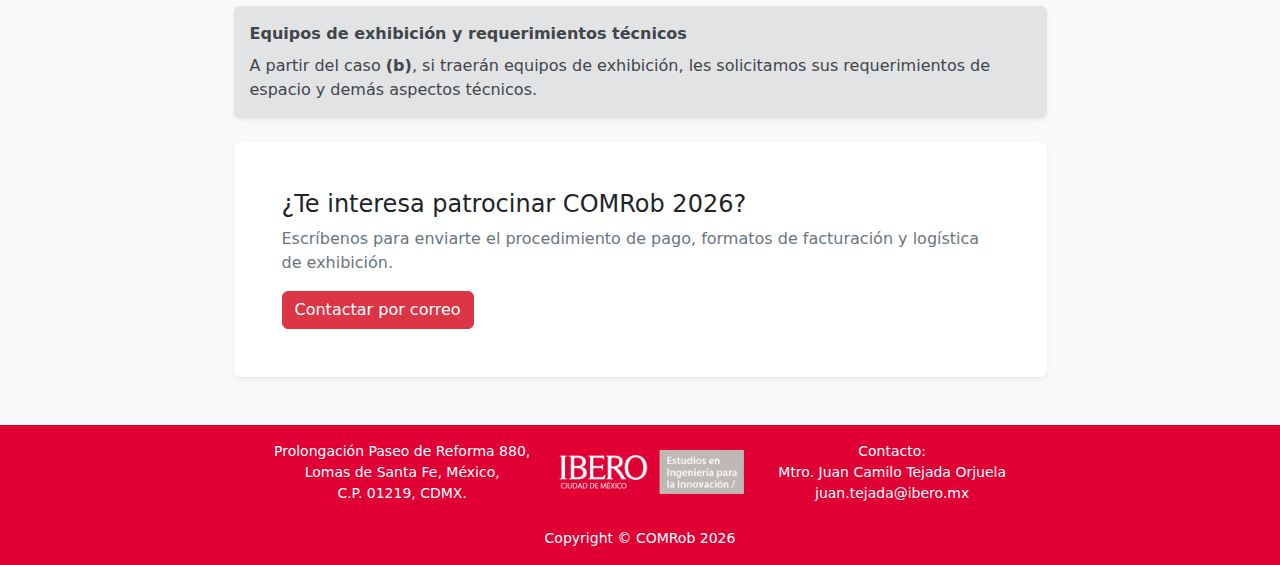
<file: patrocinadores.html>
<!DOCTYPE html>
<html lang="en">
    <head>
        <meta charset="utf-8" />
        <meta name="viewport" content="width=device-width, initial-scale=1, shrink-to-fit=no" />
        <meta name="description" content />
        <meta name="author" content />
        <title>COMRob 2026</title>
        <!-- Favicon-->
        <link rel="icon" type="image/x-icon" href="assets/favicon.ico" />
        <!-- Bootstrap icons-->
        <link href="https://cdn.jsdelivr.net/npm/bootstrap-icons@1.5.0/font/bootstrap-icons.css" rel="stylesheet" />
        <!-- Core theme CSS (includes Bootstrap)-->
        <link href="css/styles.css" rel="stylesheet" />
    </head>
    <body class="d-flex flex-column">
        <main class="flex-shrink-0">
                        <!-- Navigation-->
            <nav class="navbar navbar-expand-lg">
            <div class="container px-5">

                <!-- Logo -->
                <a class="navbar-brand d-flex align-items-center" href="./">
                <img src="assets/Comrob_logo.png" alt="COMROB" height="80">
                </a>

                <!-- Menú colapsable -->
                <div class="collapse navbar-collapse" id="navbarSupportedContent">
                <ul class="navbar-nav ms-auto mb-2 mb-lg-0 align-items-lg-center">
                    <li class="nav-item">
                    <a class="nav-link fs-5" href="./">Inicio</a>
                    </li>

                    <li class="nav-item dropdown">
                    <a class="nav-link fs-5 dropdown-toggle" href="call-for-papers.html"
                        id="navbarDropdownCfp" role="button"
                        data-bs-toggle="dropdown" aria-expanded="false">
                        Call for papers
                    </a>
                    <ul class="dropdown-menu dropdown-menu-lg-end" aria-labelledby="navbarDropdownCfp">
                        <li><a class="dropdown-item fs-5" href="call-for-papers.html">Convocatoria</a></li>
                        <li><a class="dropdown-item fs-5" href="info-autores.html">Información Autores</a></li>
                    </ul>
                    </li>

                    <li class="nav-item dropdown">
                    <a class="nav-link fs-5 dropdown-toggle" href="registro.html"
                        id="navbarDropdownRegistro" role="button"
                        data-bs-toggle="dropdown" aria-expanded="false">
                        Registro
                    </a>
                    <ul class="dropdown-menu dropdown-menu-lg-end" aria-labelledby="navbarDropdownRegistro">
                        <li><a class="dropdown-item fs-5" href="registro.html">Información de registro</a></li>
                        <li><a class="dropdown-item fs-5" href="costos.html">Costos</a></li>
                        <li><a class="dropdown-item fs-5" href="apoyo-estudiantes.html">Apoyo a estudiantes</a></li>
                        <li><a class="dropdown-item fs-5" href="apoyo-estudiantes.html#premio-tesis-amrob">Premio AMRob Tesis</a></li>
                    </ul>
                    </li>
                </ul>
                </div>

                <!-- Botón idioma + toggler (siempre visibles al lado derecho) -->
                <div class="d-flex align-items-center ms-2 ms-lg-3">
                <a class="btn btn-sm btn-outline-secondary rounded-pill px-3"
                    href="en/index.html">
                    English
                </a>

                <button class="navbar-toggler ms-2" type="button"
                        data-bs-toggle="collapse" data-bs-target="#navbarSupportedContent"
                        aria-controls="navbarSupportedContent" aria-expanded="false"
                        aria-label="Toggle navigation">
                    <span class="navbar-toggler-icon"></span>
                </button>
                </div>

            </div>
            </nav>


            <!-- Page content -->
            <!-- Header -->
            <header class="bg-secondary bg-gradient text-white py-3">
                <div class="container px-4 text-center">
                    <h1 class="fw-bolder mb-2">PATROCINIO COMRob 2026</h1>
                    <p class="lead mb-3">XXVIII Congreso Mexicano de Robótica</p>
                    <a class="btn btn-lg btn-light"
                    href="pdf/Patrocinio-para-el-Congreso-Mexicano-de-Rob%C3%B3tica-2026.pdf"
                    target="_blank" rel="noopener">
                        Descargar PDF
                    </a>
                </div>
            </header>

            <!-- Content -->
            <section class="bg-light" id="sponsorship">
                <div class="container px-4 py-5">
                    <div class="row gx-4 justify-content-center">
                        <div class="col-lg-10 col-xl-9">

                            <div class="card shadow-sm border-0 mb-4">
                                <div class="card-body p-4 p-lg-5">
                                    <p class="lead mb-3">
                                        El patrocinio hacia el congreso puede reflejarse según sea el aporte realizado.
                                    </p>
                                    <p class="mb-0">
                                        A continuación se presentan las modalidades de patrocinio y los beneficios asociados
                                        para el <strong>XXVIII Congreso Mexicano de Robótica (COMRob 2026)</strong>.
                                    </p>
                                </div>
                            </div>

                            <!-- Modalidades -->
                            <h2 class="mb-3">Modalidades de patrocinio</h2>
                            <p class="text-muted mb-4">
                                Los montos están expresados en pesos mexicanos (MXN) y corresponden al aporte mínimo por modalidad.
                            </p>

                            <div class="row g-4">

                                <!-- (a) -->
                                <div class="col-12 col-lg-6">
                                    <div class="card h-100 shadow-sm border-0">
                                        <div class="card-body p-4">
                                            <div class="d-flex justify-content-between align-items-start mb-2">
                                                <h3 class="h5 mb-0">(a) Patrocinio básico</h3>
                                                <span class="badge bg-danger rounded-pill">$5,000 MXN</span>
                                            </div>
                                            <ul class="mb-0">
                                                <li>Registro e ingreso de <strong>1 persona</strong> al congreso.</li>
                                                <li>Logotipo de su empresa en la <strong>página web del congreso</strong>.</li>
                                                <li><strong>1 pase</strong> para la cena de gala.</li>
                                            </ul>
                                        </div>
                                    </div>
                                </div>

                                <!-- (b) -->
                                <div class="col-12 col-lg-6">
                                    <div class="card h-100 shadow-sm border-0">
                                        <div class="card-body p-4">
                                            <div class="d-flex justify-content-between align-items-start mb-2">
                                                <h3 class="h5 mb-0">(b) Patrocinio con stand</h3>
                                                <span class="badge bg-danger rounded-pill">$15,000 MXN</span>
                                            </div>
                                            <p class="text-muted small mb-2">Incluye todo lo del paquete (a), más:</p>
                                            <ul class="mb-0">
                                                <li>Espacio básico para stand (<strong>área de 2 x 1 m</strong>).</li>
                                                <li><strong>1 mesa</strong> y <strong>1 silla</strong>.</li>
                                            </ul>
                                        </div>
                                    </div>
                                </div>

                                <!-- (c) -->
                                <div class="col-12 col-lg-6">
                                    <div class="card h-100 shadow-sm border-0">
                                        <div class="card-body p-4">
                                            <div class="d-flex justify-content-between align-items-start mb-2">
                                                <h3 class="h5 mb-0">(c) Patrocinio plus</h3>
                                                <span class="badge bg-danger rounded-pill">$25,000 MXN</span>
                                            </div>
                                            <p class="text-muted small mb-2">Incluye todo lo del paquete (b), más:</p>
                                            <ul class="mb-0">
                                                <li><strong>Segundo registro</strong> (2 personas en total).</li>
                                                <li><strong>Segundo acceso</strong> para la cena (2 pases en total).</li>
                                                <li>
                                                    Logotipo de su empresa en al menos uno de los elementos del kit de bienvenida
                                                    (<strong>cuaderno o mochila</strong>).
                                                </li>
                                            </ul>
                                        </div>
                                    </div>
                                </div>

                                <!-- (d) -->
                                <div class="col-12 col-lg-6">
                                    <div class="card h-100 shadow-sm border-0">
                                        <div class="card-body p-4">
                                            <div class="d-flex justify-content-between align-items-start mb-2">
                                                <h3 class="h5 mb-0">(d) Patrocinio premium</h3>
                                                <span class="badge bg-danger rounded-pill">$35,000 MXN</span>
                                            </div>
                                            <p class="text-muted small mb-2">Incluye todo lo del paquete (c), más:</p>
                                            <ul class="mb-0">
                                                <li>Logotipo de su empresa en los <strong>reconocimientos del congreso</strong> (entregados a ponentes).</li>
                                                <li>Posibilidad de impartir una <strong>plática promocional</strong>, agendada en el programa del congreso.</li>
                                                <li>
                                                    En caso de contar con pantallas en el área común, su logotipo aparecerá en la
                                                    <strong>secuencia de video</strong> que se genere.
                                                </li>
                                            </ul>
                                        </div>
                                    </div>
                                </div>

                            </div>

                            <!-- Notas -->
                            <h2 class="mt-5 mb-3">Notas importantes</h2>

                            <div class="alert alert-warning shadow-sm border-0">
                                <div class="fw-semibold mb-2">Recibo fiscal y forma de pago</div>
                                <p class="mb-0">
                                    Para todos los casos anteriores, con la aportación recibida se generará un <strong>recibo fiscal</strong>.
                                    La Asociación Mexicana de Robótica e Industria A.C. (AMRob) <strong>no está registrada como organismo/institución donataria</strong>,
                                    por lo tanto, no puede generarse como donativo.
                                    La manera de realizar el aporte económico será a través de <strong>depósito o transferencia</strong>
                                    de la respectiva cantidad en la cuenta de la AMRob.
                                    En caso de requerir certificado de donación, se revisará este concepto directamente con la
                                    <strong>Universidad Iberoamericana (Ibero)</strong>.
                                </p>
                            </div>

                            <div class="alert alert-secondary shadow-sm border-0">
                                <div class="fw-semibold mb-2">Equipos de exhibición y requerimientos técnicos</div>
                                <p class="mb-0">
                                    A partir del caso <strong>(b)</strong>, si traerán equipos de exhibición, les solicitamos
                                    sus requerimientos de espacio y demás aspectos técnicos.
                                </p>
                            </div>

                            <!-- CTA -->
                            <div class="card shadow-sm border-0 mt-4">
                                <div class="card-body p-4 p-lg-5">
                                    <h2 class="h4 mb-2">¿Te interesa patrocinar COMRob 2026?</h2>
                                    <p class="mb-3 text-muted">
                                        Escríbenos para enviarte el procedimiento de pago, formatos de facturación y logística de exhibición.
                                    </p>
                                    <div class="d-flex flex-wrap gap-2">
                                        <a class="btn btn-danger"
                                        href="mailto:juan.tejada@ibero.mx?subject=Patrocinio%20COMRob%202026">
                                            Contactar por correo
                                        </a>
                                    </div>
                                </div>
                            </div>

                        </div>
                    </div>
                </div>
            </section>

        </main>

        <!-- Footer-->
        <footer class="bg-danger mt-auto">
        <div class="container py-3 px-5">
            <div class="row justify-content-center align-items-center text-center g-4">
            
            <div class="col-12 col-md-auto small">
                <p class="text-white mb-0">Prolongación Paseo de Reforma 880,</p>
                <p class="text-white mb-0">Lomas de Santa Fe, México,</p>
                <p class="text-white mb-0">C.P. 01219, CDMX.</p>
            </div>

            <div class="col-12 col-md-auto">
                <img src="assets/deii.png" alt="DEII" class="img-fluid" style="max-width:200px;">
            </div>

            <div class="col-12 col-md-auto small">
                <p class="text-white mb-0">Contacto:</p>
                <p class="text-white mb-0">Mtro. Juan Camilo Tejada Orjuela</p>
                <p class="text-white mb-0">juan.tejada@ibero.mx</p>
            </div>

            </div>

            <div class="text-center small text-white mt-4">
            Copyright &copy; COMRob 2026
            </div>
        </div>
        </footer>

        <!-- Bootstrap core JS-->
        <script src="https://cdn.jsdelivr.net/npm/bootstrap@5.2.3/dist/js/bootstrap.bundle.min.js"></script>
        <!-- Core theme JS-->
        <script src="js/scripts.js"></script>
        <!-- * * * * * * * * * * * * * * * * * * * * * * * * * * * * * * * * * * * * * * * *-->
        <!-- * *                               SB Forms JS                               * *-->
        <!-- * * Activate your form at https://startbootstrap.com/solution/contact-forms * *-->
        <!-- * * * * * * * * * * * * * * * * * * * * * * * * * * * * * * * * * * * * * * * *-->
        <script src="https://cdn.startbootstrap.com/sb-forms-latest.js"></script>
    </body>
</html>
</file>
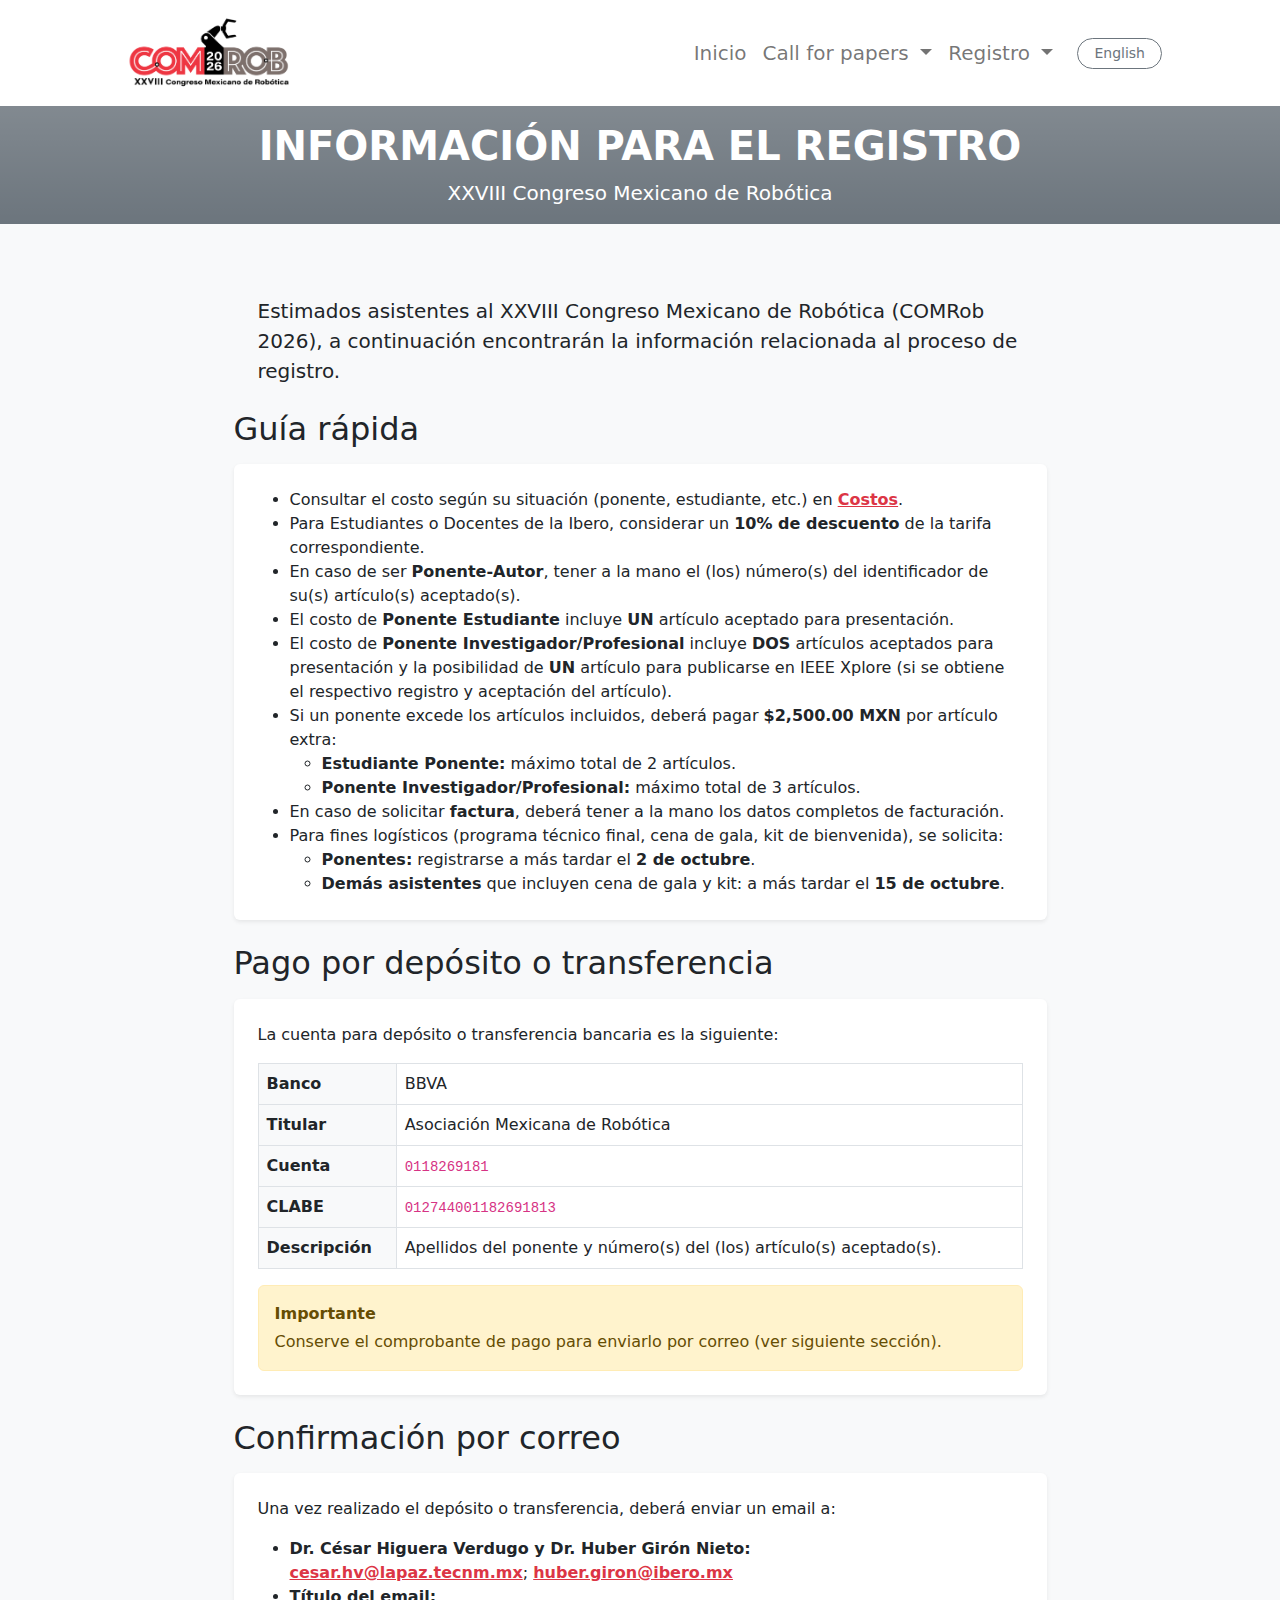
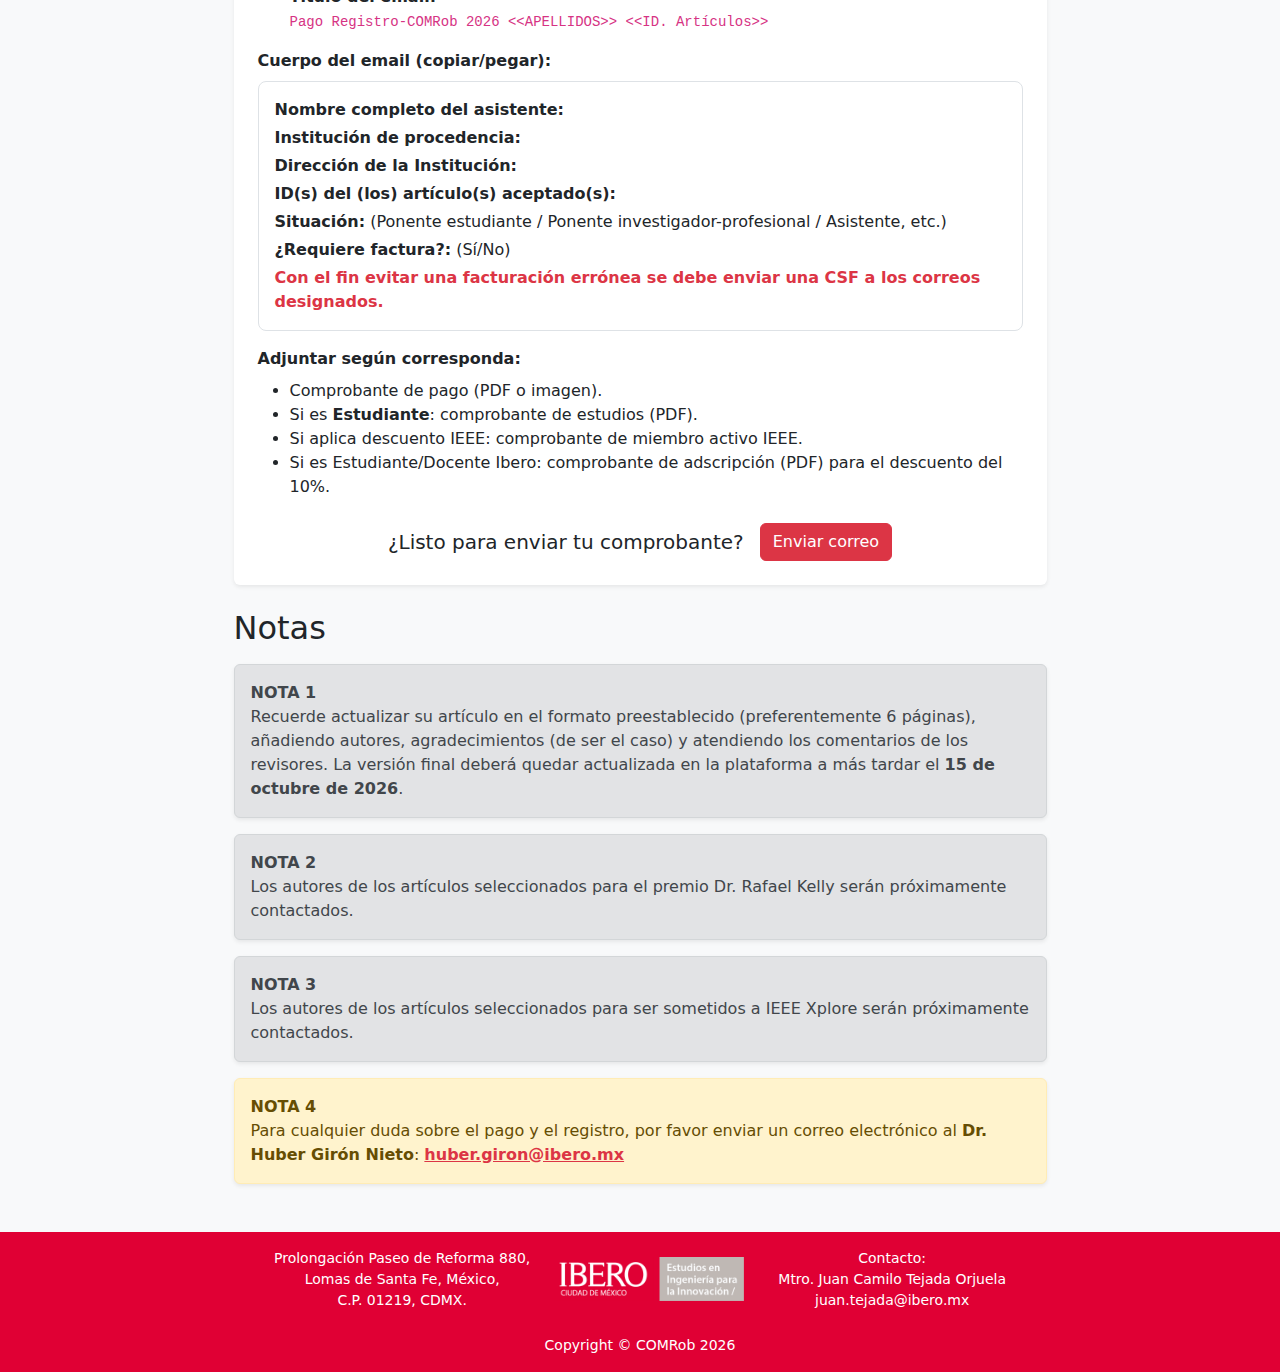
<file: registro.html>
<!DOCTYPE html>
<html lang="en">
    <head>
        <meta charset="utf-8" />
        <meta name="viewport" content="width=device-width, initial-scale=1, shrink-to-fit=no" />
        <meta name="description" content />
        <meta name="author" content />
        <title>COMRob 2026</title>
        <!-- Favicon-->
        <link rel="icon" type="image/x-icon" href="assets/favicon.ico" />
        <!-- Bootstrap icons-->
        <link href="https://cdn.jsdelivr.net/npm/bootstrap-icons@1.5.0/font/bootstrap-icons.css" rel="stylesheet" />
        <!-- Core theme CSS (includes Bootstrap)-->
        <link href="css/styles.css" rel="stylesheet" />
    </head>
    <body class="d-flex flex-column">
        <main class="flex-shrink-0">
                        <!-- Navigation-->
            <nav class="navbar navbar-expand-lg">
            <div class="container px-5">

                <!-- Logo -->
                <a class="navbar-brand d-flex align-items-center" href="./">
                <img src="assets/Comrob_logo.png" alt="COMROB" height="80">
                </a>

                <!-- Menú colapsable -->
                <div class="collapse navbar-collapse" id="navbarSupportedContent">
                <ul class="navbar-nav ms-auto mb-2 mb-lg-0 align-items-lg-center">
                    <li class="nav-item">
                    <a class="nav-link fs-5" href="./">Inicio</a>
                    </li>

                    <li class="nav-item dropdown">
                    <a class="nav-link fs-5 dropdown-toggle" href="call-for-papers.html"
                        id="navbarDropdownCfp" role="button"
                        data-bs-toggle="dropdown" aria-expanded="false">
                        Call for papers
                    </a>
                    <ul class="dropdown-menu dropdown-menu-lg-end" aria-labelledby="navbarDropdownCfp">
                        <li><a class="dropdown-item fs-5" href="call-for-papers.html">Convocatoria</a></li>
                        <li><a class="dropdown-item fs-5" href="info-autores.html">Información Autores</a></li>
                    </ul>
                    </li>

                    <li class="nav-item dropdown">
                    <a class="nav-link fs-5 dropdown-toggle" href="registro.html"
                        id="navbarDropdownRegistro" role="button"
                        data-bs-toggle="dropdown" aria-expanded="false">
                        Registro
                    </a>
                    <ul class="dropdown-menu dropdown-menu-lg-end" aria-labelledby="navbarDropdownRegistro">
                        <li><a class="dropdown-item fs-5" href="registro.html">Información de registro</a></li>
                        <li><a class="dropdown-item fs-5" href="costos.html">Costos</a></li>
                        <li><a class="dropdown-item fs-5" href="apoyo-estudiantes.html">Apoyo a estudiantes</a></li>
                        <li><a class="dropdown-item fs-5" href="apoyo-estudiantes.html#premio-tesis-amrob">Premio AMRob Tesis</a></li>
                    </ul>
                    </li>
                </ul>
                </div>

                <!-- Botón idioma + toggler (siempre visibles al lado derecho) -->
                <div class="d-flex align-items-center ms-2 ms-lg-3">
                <a class="btn btn-sm btn-outline-secondary rounded-pill px-3"
                    href="en/index.html">
                    English
                </a>

                <button class="navbar-toggler ms-2" type="button"
                        data-bs-toggle="collapse" data-bs-target="#navbarSupportedContent"
                        aria-controls="navbarSupportedContent" aria-expanded="false"
                        aria-label="Toggle navigation">
                    <span class="navbar-toggler-icon"></span>
                </button>
                </div>

            </div>
            </nav>


            <!-- Page content -->
            <!-- Header -->
            <header class="bg-secondary bg-gradient text-white py-3">
            <div class="container px-4 text-center">
                <h1 class="fw-bolder mb-2">INFORMACIÓN PARA EL REGISTRO</h1>
                <p class="lead mb-0">XXVIII Congreso Mexicano de Robótica</p>
            </div>
            </header>

            <!-- Content -->
            <section class="bg-light" id="registro">
            <div class="container px-4 py-5">
                <div class="row gx-4 justify-content-center">
                <div class="col-lg-10 col-xl-9">

                    <!-- Intro -->
                    
                    <div class="card-body p-4 p-lg-8">
                        <p class="lead mb-0">
                        Estimados asistentes al XXVIII Congreso Mexicano de Robótica (COMRob 2026), a continuación encontrarán la información relacionada al proceso de registro.
                        </p>
                    </div>

                    <!-- Checklist -->
                    <h2 class="mb-3">Guía rápida</h2>
                    <div class="card shadow-sm border-0 mb-4">
                    <div class="card-body p-4">
                        <ul class="mb-0">
                        <li>
                            Consultar el costo según su situación (ponente, estudiante, etc.) en
                            <a href="costos.html" class="link-danger fw-semibold">Costos</a>.
                        </li>
                        <li>
                            Para Estudiantes o Docentes de la Ibero, considerar un <strong>10% de descuento</strong> de la tarifa correspondiente.
                        </li>
                        <li>
                            En caso de ser <strong>Ponente-Autor</strong>, tener a la mano el (los) número(s) del identificador de su(s) artículo(s) aceptado(s).
                        </li>
                        <li>
                            El costo de <strong>Ponente Estudiante</strong> incluye <strong>UN</strong> artículo aceptado para presentación.
                        </li>
                        <li>
                            El costo de <strong>Ponente Investigador/Profesional</strong> incluye <strong>DOS</strong> artículos aceptados para presentación y la posibilidad de
                            <strong>UN</strong> artículo para publicarse en IEEE Xplore (si se obtiene el respectivo registro y aceptación del artículo).
                        </li>
                        <li>
                            Si un ponente excede los artículos incluidos, deberá pagar <strong>$2,500.00 MXN</strong> por artículo extra:
                            <ul>
                            <li><strong>Estudiante Ponente:</strong> máximo total de 2 artículos.</li>
                            <li><strong>Ponente Investigador/Profesional:</strong> máximo total de 3 artículos.</li>
                            </ul>
                        </li>
                        <li>
                            En caso de solicitar <strong>factura</strong>, deberá tener a la mano los datos completos de facturación.
                        </li>
                        <li>
                            Para fines logísticos (programa técnico final, cena de gala, kit de bienvenida), se solicita:
                            <ul>
                            <li><strong>Ponentes:</strong> registrarse a más tardar el <strong>2 de octubre</strong>.</li>
                            <li><strong>Demás asistentes</strong> que incluyen cena de gala y kit: a más tardar el <strong>15 de octubre</strong>.</li>
                            </ul>
                        </li>
                        </ul>
                    </div>
                    </div>

                    <!-- Pago -->
                    <h2 class="mb-3">Pago por depósito o transferencia</h2>
                    <div class="card shadow-sm border-0 mb-4">
                    <div class="card-body p-4">
                        <p class="mb-3">
                        La cuenta para depósito o transferencia bancaria es la siguiente:
                        </p>

                        <div class="table-responsive">
                        <table class="table table-bordered align-middle mb-3">
                            <tbody>
                            <tr>
                                <th scope="row" class="bg-light">Banco</th>
                                <td>BBVA</td>
                            </tr>
                            <tr>
                                <th scope="row" class="bg-light">Titular</th>
                                <td>Asociación Mexicana de Robótica</td>
                            </tr>
                            <tr>
                                <th scope="row" class="bg-light">Cuenta</th>
                                <td><code>0118269181</code></td>
                            </tr>
                            <tr>
                                <th scope="row" class="bg-light">CLABE</th>
                                <td><code>012744001182691813</code></td>
                            </tr>
                            <tr>
                                <th scope="row" class="bg-light">Descripción</th>
                                <td>Apellidos del ponente y número(s) del (los) artículo(s) aceptado(s).</td>
                            </tr>
                            </tbody>
                        </table>
                        </div>

                        <div class="alert alert-warning mb-0">
                        <div class="fw-semibold mb-1">Importante</div>
                        Conserve el comprobante de pago para enviarlo por correo (ver siguiente sección).
                        </div>
                    </div>
                    </div>

                    <!-- Envío de correo -->
                    <h2 class="mb-3">Confirmación por correo</h2>
                    <div class="card shadow-sm border-0 mb-4">
                    <div class="card-body p-4">
                        <p class="mb-3">
                        Una vez realizado el depósito o transferencia, deberá enviar un email a:
                        </p>

                        <ul class="mb-3">
                        <li>
                            <strong>Dr. César Higuera Verdugo y Dr. Huber Girón Nieto:
                                </br>
                            </strong>
                            <a class="link-danger fw-semibold" href="mailto:huber.giron@ibero.mx">cesar.hv@lapaz.tecnm.mx</a>; <a class="link-danger fw-semibold" href="mailto:huber.giron@ibero.mx">huber.giron@ibero.mx</a>
                        </li>
                        <li>
                            <strong>Título del email:</strong>
                            </br>
                            <code>Pago Registro-COMRob 2026 &lt;&lt;APELLIDOS&gt;&gt; &lt;&lt;ID. Artículos&gt;&gt;</code>
                        </li>
                        </ul>

                        <p class="fw-semibold mb-2">Cuerpo del email (copiar/pegar):</p>
                        <div class="border rounded-3 bg-white p-3">
                        <p class="mb-1"><strong>Nombre completo del asistente:</strong></p>
                        <p class="mb-1"><strong>Institución de procedencia:</strong></p>
                        <p class="mb-1"><strong>Dirección de la Institución:</strong></p>
                        <p class="mb-1"><strong>ID(s) del (los) artículo(s) aceptado(s):</strong></p>
                        <p class="mb-1"><strong>Situación:</strong> (Ponente estudiante / Ponente investigador-profesional / Asistente, etc.)</p>
                        <p class="mb-1"><strong>¿Requiere factura?:</strong> (Sí/No)</p>
                        <p class="mb-0 link-danger"><strong>Con el fin evitar una facturación errónea se debe enviar una CSF a los correos designados.</strong></p>
                        </div>

                        <div class="mt-3">
                        <p class="fw-semibold mb-2">Adjuntar según corresponda:</p>
                        <ul class="mb-0">
                            <li>Comprobante de pago (PDF o imagen).</li>
                            <li>Si es <strong>Estudiante</strong>: comprobante de estudios (PDF).</li>
                            <li>Si aplica descuento IEEE: comprobante de miembro activo IEEE.</li>
                            <li >Si es Estudiante/Docente Ibero: comprobante de adscripción (PDF) para el descuento del 10%.</li>
                        </ul>
                        </div>

                        <div class="mt-4 d-flex flex-column flex-md-row align-items-center justify-content-center gap-3 text-center">
                        <p class="lead mb-0">¿Listo para enviar tu comprobante?</p>
                        <a class="btn btn-danger"
                        href="mailto:huber.giron@ibero.mx?cc=cesar.hv@lapaz.tecnm.mx&subject=Pago%20Registro-COMRob%202026%20%3C%3CAPELLIDOS%3E%3E%20%3C%3CID.%20Art%C3%ADculos%3E%3E&body=Nombre%20completo%20del%20asistente%3A%20%0D%0AInstituci%C3%B3n%20de%20procedencia%3A%20%0D%0ADirecci%C3%B3n%20de%20la%20Instituci%C3%B3n%3A%20%0D%0AID(s)%20del%20(los)%20art%C3%ADculo(s)%20aceptado(s)%3A%20%0D%0ASituaci%C3%B3n%3A%20(Ponente%20estudiante%20%2F%20Ponente%20investigador-profesional%20%2F%20Asistente%2C%20etc.)%20%0D%0A%C2%BFRequiere%20factura%3F%3A%20(S%C3%AD%2FNo)%20">
                        Enviar correo
                        </a>
                        </div>

                    </div>
                    </div>

                    <!-- Notas -->
                    <h2 class="mb-3">Notas</h2>

                    <div class="alert alert-secondary shadow-sm">
                    <div class="fw-semibold">NOTA 1</div>
                    Recuerde actualizar su artículo en el formato preestablecido (preferentemente 6 páginas), añadiendo autores,
                    agradecimientos (de ser el caso) y atendiendo los comentarios de los revisores. La versión final deberá quedar
                    actualizada en la plataforma a más tardar el <strong>15 de octubre de 2026</strong>.
                    </div>

                    <div class="alert alert-secondary shadow-sm">
                    <div class="fw-semibold">NOTA 2</div>
                    Los autores de los artículos seleccionados para el premio Dr. Rafael Kelly serán próximamente contactados.
                    </div>

                    <div class="alert alert-secondary shadow-sm">
                    <div class="fw-semibold">NOTA 3</div>
                    Los autores de los artículos seleccionados para ser sometidos a IEEE Xplore serán próximamente contactados.
                    </div>

                    <div class="alert alert-warning shadow-sm mb-0">
                    <div class="fw-semibold">NOTA 4</div>
                    Para cualquier duda sobre el pago y el registro, por favor enviar un correo electrónico al
                    <strong>Dr. Huber Girón Nieto</strong>:
                    <a class="link-danger fw-semibold" href="mailto:huber.giron@ibero.mx">huber.giron@ibero.mx</a>
                    </div>

                </div>
                </div>
            </div>
            </section>


        </main>

        <!-- Footer-->
        <footer class="bg-danger mt-auto">
        <div class="container py-3 px-5">
            <div class="row justify-content-center align-items-center text-center g-4">
            
            <div class="col-12 col-md-auto small">
                <p class="text-white mb-0">Prolongación Paseo de Reforma 880,</p>
                <p class="text-white mb-0">Lomas de Santa Fe, México,</p>
                <p class="text-white mb-0">C.P. 01219, CDMX.</p>
            </div>

            <div class="col-12 col-md-auto">
                <img src="assets/deii.png" alt="DEII" class="img-fluid" style="max-width:200px;">
            </div>

            <div class="col-12 col-md-auto small">
                <p class="text-white mb-0">Contacto:</p>
                <p class="text-white mb-0">Mtro. Juan Camilo Tejada Orjuela</p>
                <p class="text-white mb-0">juan.tejada@ibero.mx</p>
            </div>

            </div>

            <div class="text-center small text-white mt-4">
            Copyright &copy; COMRob 2026
            </div>
        </div>
        </footer>

        <!-- Bootstrap core JS-->
        <script src="https://cdn.jsdelivr.net/npm/bootstrap@5.2.3/dist/js/bootstrap.bundle.min.js"></script>
        <!-- Core theme JS-->
        <script src="js/scripts.js"></script>
        <!-- * * * * * * * * * * * * * * * * * * * * * * * * * * * * * * * * * * * * * * * *-->
        <!-- * *                               SB Forms JS                               * *-->
        <!-- * * Activate your form at https://startbootstrap.com/solution/contact-forms * *-->
        <!-- * * * * * * * * * * * * * * * * * * * * * * * * * * * * * * * * * * * * * * * *-->
        <script src="https://cdn.startbootstrap.com/sb-forms-latest.js"></script>
    </body>
</html>
</file>
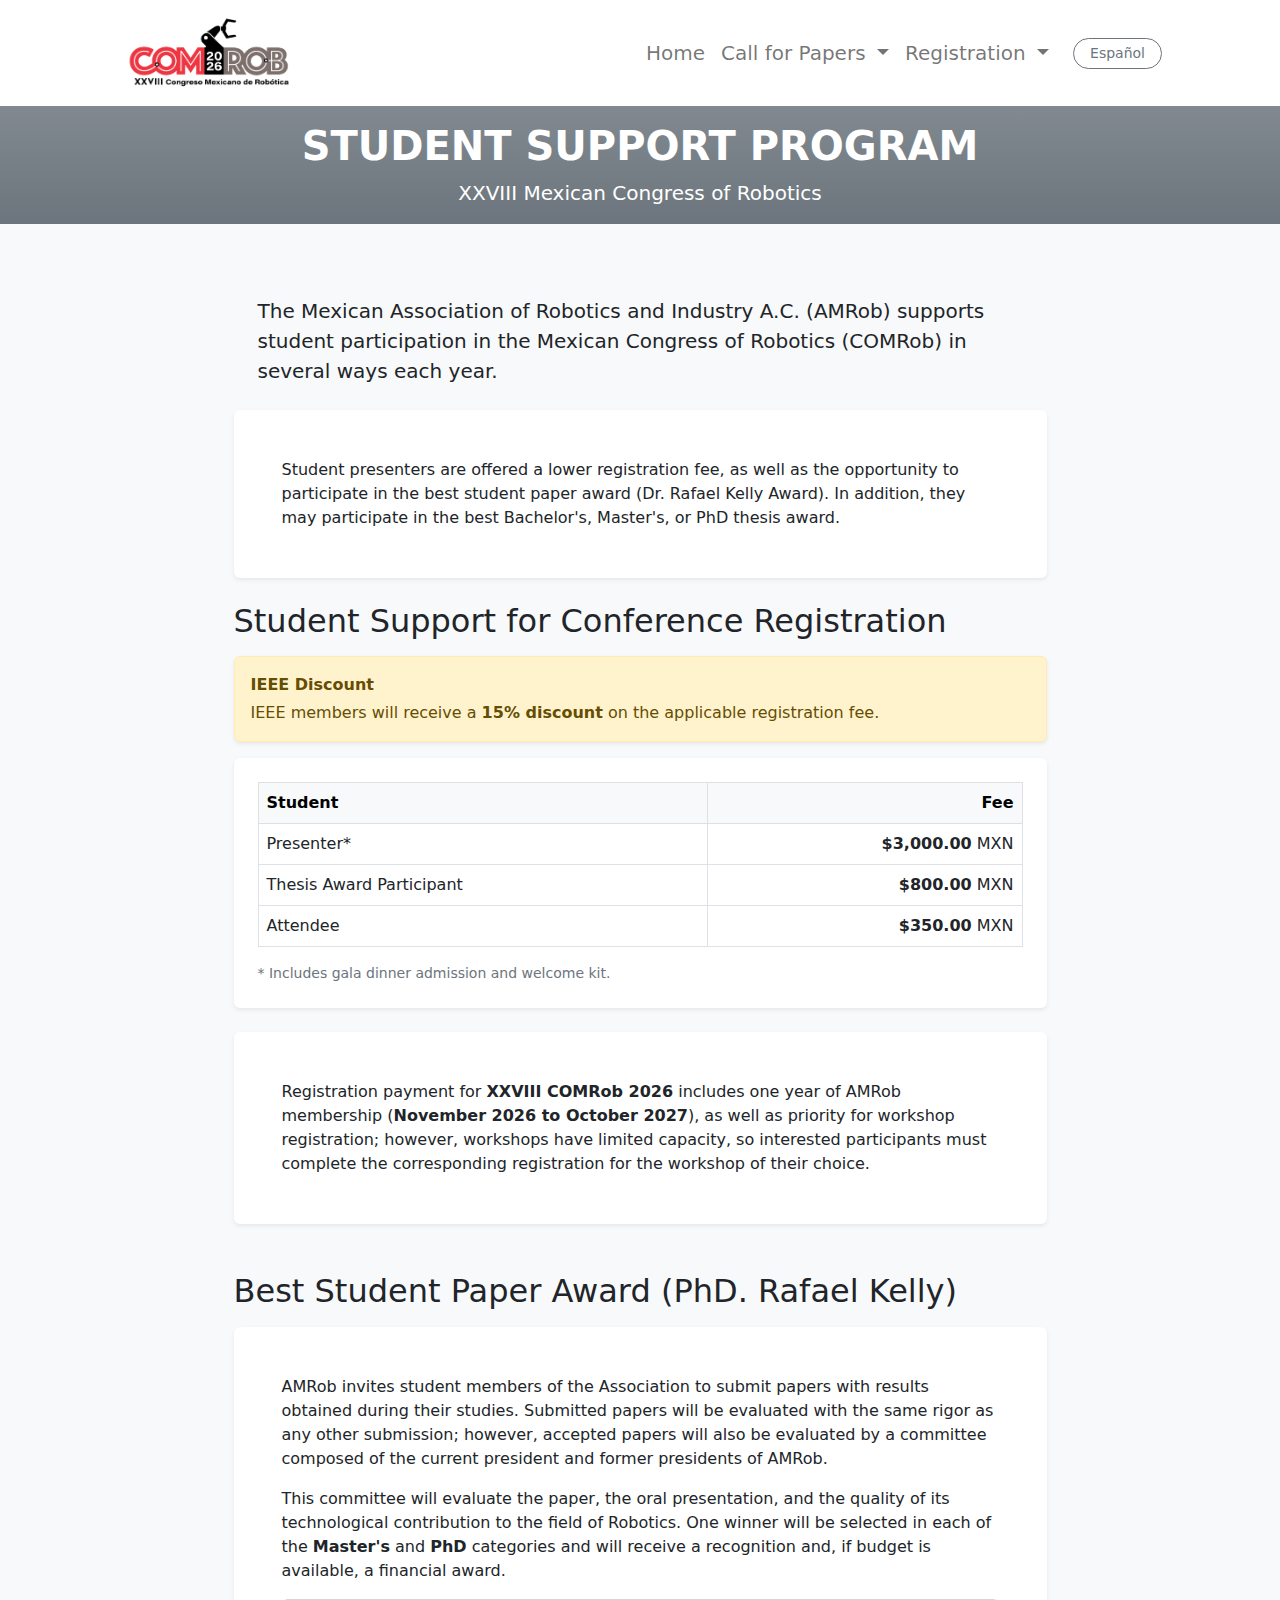
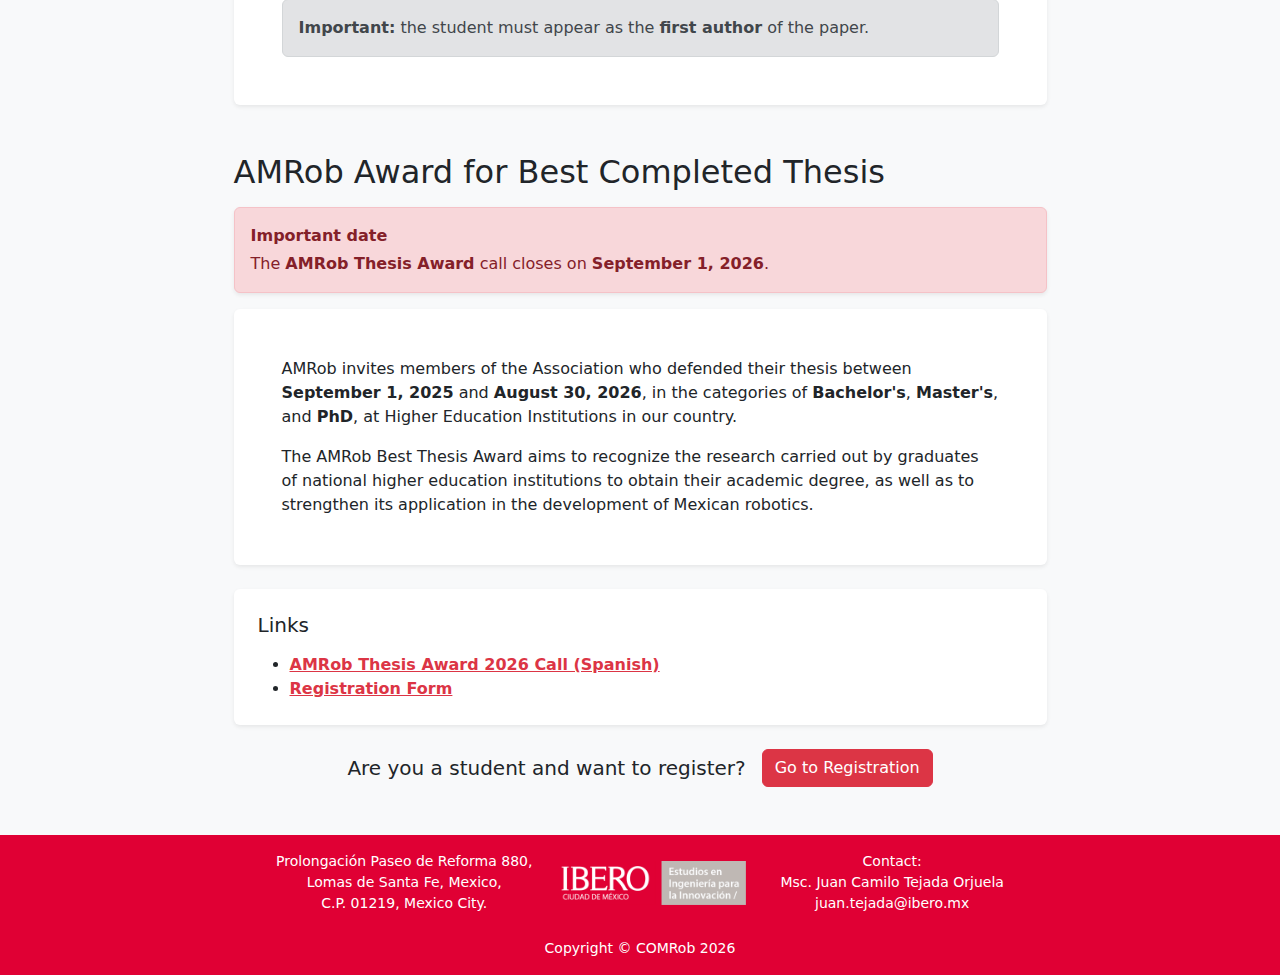
<file: en/apoyo-estudiantes.html>
<!DOCTYPE html>
<html lang="en">
    <head>
        <meta charset="utf-8" />
        <meta name="viewport" content="width=device-width, initial-scale=1, shrink-to-fit=no" />
        <meta name="description" content />
        <meta name="author" content />
        <title>COMRob 2026</title>
        <!-- Favicon-->
        <link rel="icon" type="image/x-icon" href="../assets/favicon.ico" />
        <!-- Bootstrap icons-->
        <link href="https://cdn.jsdelivr.net/npm/bootstrap-icons@1.5.0/font/bootstrap-icons.css" rel="stylesheet" />
        <!-- Core theme CSS (includes Bootstrap)-->
        <link href="../css/styles.css" rel="stylesheet" />
    </head>
    <body class="d-flex flex-column">
        <main class="flex-shrink-0">
            <!-- Navigation-->
            <nav class="navbar navbar-expand-lg">
            <div class="container px-5">

                <!-- Logo -->
                <a class="navbar-brand d-flex align-items-center" href="./">
                <img src="../assets/Comrob_logo.png" alt="COMROB" height="80">
                </a>

                <!-- Collapsible menu -->
                <div class="collapse navbar-collapse" id="navbarSupportedContent">
                <ul class="navbar-nav ms-auto mb-2 mb-lg-0 align-items-lg-center">
                    <li class="nav-item">
                    <a class="nav-link fs-5" href="./">Home</a>
                    </li>

                    <li class="nav-item dropdown">
                    <a class="nav-link fs-5 dropdown-toggle" href="call-for-papers.html"
                        id="navbarDropdownCfp" role="button"
                        data-bs-toggle="dropdown" aria-expanded="false">
                        Call for Papers
                    </a>
                    <ul class="dropdown-menu dropdown-menu-lg-end" aria-labelledby="navbarDropdownCfp">
                        <li><a class="dropdown-item fs-5" href="call-for-papers.html">Call for Papers</a></li>
                        <li><a class="dropdown-item fs-5" href="info-autores.html">Author Information</a></li>
                    </ul>
                    </li>

                    <li class="nav-item dropdown">
                    <a class="nav-link fs-5 dropdown-toggle" href="registro.html"
                        id="navbarDropdownRegistro" role="button"
                        data-bs-toggle="dropdown" aria-expanded="false">
                        Registration
                    </a>
                    <ul class="dropdown-menu dropdown-menu-lg-end" aria-labelledby="navbarDropdownRegistro">
                        <li><a class="dropdown-item fs-5" href="registro.html">Registration Information</a></li>
                        <li><a class="dropdown-item fs-5" href="costos.html">Fees</a></li>
                        <li><a class="dropdown-item fs-5" href="apoyo-estudiantes.html">Student Support</a></li>
                        <li><a class="dropdown-item fs-5" href="apoyo-estudiantes.html#premio-tesis-amrob">AMRob Thesis Award</a></li>
                    </ul>
                    </li>
                </ul>
                </div>

                <!-- Language button + toggler -->
                <div class="d-flex align-items-center ms-2 ms-lg-3">
                <a class="btn btn-sm btn-outline-secondary rounded-pill px-3"
                    href="../index.html">
                    Español
                </a>

                <button class="navbar-toggler ms-2" type="button"
                        data-bs-toggle="collapse" data-bs-target="#navbarSupportedContent"
                        aria-controls="navbarSupportedContent" aria-expanded="false"
                        aria-label="Toggle navigation">
                    <span class="navbar-toggler-icon"></span>
                </button>
                </div>

            </div>
            </nav>


            <!-- Page content -->
            <!-- Header -->
            <header class="bg-secondary bg-gradient text-white py-3">
            <div class="container px-4 text-center">
                <h1 class="fw-bolder mb-2">STUDENT SUPPORT PROGRAM</h1>
                <p class="lead mb-0">XXVIII Mexican Congress of Robotics</p>
            </div>
            </header>

            <!-- Content -->
            <section class="bg-light" id="apoyo-estudiantes">
            <div class="container px-4 py-5">
                <div class="row gx-4 justify-content-center">
                <div class="col-lg-10 col-xl-9">

                    <div class="card-body p-4 p-lg-8">
                        <p class="lead mb-0">
                        The Mexican Association of Robotics and Industry A.C. (AMRob) supports student participation in the
                        Mexican Congress of Robotics (COMRob) in several ways each year.
                        </p>
                    </div>

                    <!-- Intro -->
                    <div class="card shadow-sm border-0 mb-4">
                    <div class="card-body p-4 p-lg-5">
                        
                        <p class="mb-0">
                        Student presenters are offered a lower registration fee, as well as the opportunity to participate
                        in the best student paper award (Dr. Rafael Kelly Award). In addition, they may participate in the
                        best Bachelor's, Master's, or PhD thesis award.
                        </p>
                    </div>
                    </div>

                    <!-- Registration / Fees -->
                    <h2 class="mb-3">Student Support for Conference Registration</h2>

                    <div class="alert alert-warning shadow-sm">
                    <div class="fw-semibold mb-1">IEEE Discount</div>
                    IEEE members will receive a <strong>15% discount</strong> on the applicable registration fee.
                    </div>

                    <div class="card shadow-sm border-0 mb-4">
                    <div class="card-body p-4">
                        <div class="table-responsive">
                        <table class="table table-bordered align-middle mb-0">
                            <thead class="table-light">
                            <tr>
                                <th scope="col">Student</th>
                                <th scope="col" class="text-end">Fee</th>
                            </tr>
                            </thead>
                            <tbody>
                            <tr>
                                <td>Presenter*</td>
                                <td class="text-end"><strong>$3,000.00</strong> MXN</td>
                            </tr>
                            <tr>
                                <td>Thesis Award Participant</td>
                                <td class="text-end"><strong>$800.00</strong> MXN</td>
                            </tr>
                            <tr>
                                <td>Attendee</td>
                                <td class="text-end"><strong>$350.00</strong> MXN</td>
                            </tr>
                            </tbody>
                        </table>
                        </div>

                        <p class="small text-muted mt-3 mb-0">
                        * Includes gala dinner admission and welcome kit.
                        </p>
                    </div>
                    </div>

                    <div class="card shadow-sm border-0 mb-5">
                    <div class="card-body p-4 p-lg-5">
                        <p class="mb-0">
                        Registration payment for <strong>XXVIII COMRob 2026</strong> includes one year of AMRob membership
                        (<strong>November 2026 to October 2027</strong>), as well as priority for workshop registration;
                        however, workshops have limited capacity, so interested participants must complete the corresponding
                        registration for the workshop of their choice.
                        </p>
                    </div>
                    </div>

                    <!-- Rafael Kelly Award -->
                    <h2 class="mb-3">Best Student Paper Award (PhD. Rafael Kelly)</h2>

                    <div class="card shadow-sm border-0 mb-5">
                    <div class="card-body p-4 p-lg-5">
                        <p class="mb-3">
                        AMRob invites student members of the Association to submit papers with results obtained during their
                        studies. Submitted papers will be evaluated with the same rigor as any other submission; however,
                        accepted papers will also be evaluated by a committee composed of the current president and former
                        presidents of AMRob.
                        </p>
                        <p class="mb-3">
                        This committee will evaluate the paper, the oral presentation, and the quality of its technological
                        contribution to the field of Robotics. One winner will be selected in each of the
                        <strong>Master's</strong> and <strong>PhD</strong> categories and will receive a recognition and,
                        if budget is available, a financial award.
                        </p>
                        <div class="alert alert-secondary mb-0">
                        <strong>Important:</strong> the student must appear as the <strong>first author</strong> of the paper.
                        </div>
                    </div>
                    </div>

                    <!-- Best Thesis Award -->
                    <div id="premio-tesis-amrob"></div>
                    <h2 class="mb-3">AMRob Award for Best Completed Thesis</h2>

                    <div class="alert alert-danger shadow-sm">
                    <div class="fw-semibold mb-1">Important date</div>
                    The <strong>AMRob Thesis Award</strong> call closes on <strong>September 1, 2026</strong>.
                    </div>

                    <div class="card shadow-sm border-0 mb-4">
                    <div class="card-body p-4 p-lg-5">
                        <p class="mb-3">
                        AMRob invites members of the Association who defended their thesis between
                        <strong>September 1, 2025</strong> and <strong>August 30, 2026</strong>, in the categories of
                        <strong>Bachelor's</strong>, <strong>Master's</strong>, and <strong>PhD</strong>, at Higher Education
                        Institutions in our country.
                        </p>
                        <p class="mb-0">
                        The AMRob Best Thesis Award aims to recognize the research carried out by graduates of national higher
                        education institutions to obtain their academic degree, as well as to strengthen its application in the
                        development of Mexican robotics.
                        </p>
                    </div>
                    </div>

                    <div class="card shadow-sm border-0">
                    <div class="card-body p-4">
                        <h3 class="h5 mb-3">Links</h3>
                        <ul class="mb-0">
                        <li>
                            <a class="link-danger fw-semibold" href="../pdf/Convocatoria-Tesis-AMRob-2026.pdf">AMRob Thesis Award 2026 Call (Spanish)</a>
                        </li>
                        <li>
                            <a class="link-danger fw-semibold" href="../pdf/Ficha-de-Registro-AMRob-2026.docx">Registration Form</a>
                        </li>
                        </ul>
                    </div>
                    </div>

                    <!-- CTA -->
                    <div class="mt-4 d-flex flex-column flex-md-row align-items-center justify-content-center gap-3 text-center">
                    <p class="lead mb-0">Are you a student and want to register?</p>
                    <a class="btn btn-danger" href="registro.html">Go to Registration</a>
                    </div>

                </div>
                </div>
            </div>
            </section>


        </main>

        <!-- Footer-->
        <footer class="bg-danger mt-auto">
        <div class="container py-3 px-5">
            <div class="row justify-content-center align-items-center text-center g-4">
            
            <div class="col-12 col-md-auto small">
                <p class="text-white mb-0">Prolongación Paseo de Reforma 880,</p>
                <p class="text-white mb-0">Lomas de Santa Fe, Mexico,</p>
                <p class="text-white mb-0">C.P. 01219, Mexico City.</p>
            </div>

            <div class="col-12 col-md-auto">
                <img src="../assets/deii.png" alt="DEII" class="img-fluid" style="max-width:200px;">
            </div>

            <div class="col-12 col-md-auto small">
                <p class="text-white mb-0">Contact:</p>
                <p class="text-white mb-0">Msc. Juan Camilo Tejada Orjuela</p>
                <p class="text-white mb-0">juan.tejada@ibero.mx</p>
            </div>

            </div>

            <div class="text-center small text-white mt-4">
            Copyright &copy; COMRob 2026
            </div>
        </div>
        </footer>

        <!-- Bootstrap core JS-->
        <script src="https://cdn.jsdelivr.net/npm/bootstrap@5.2.3/dist/js/bootstrap.bundle.min.js"></script>
        <!-- Core theme JS-->
        <script src="../js/scripts.js"></script>
        <!-- * * * * * * * * * * * * * * * * * * * * * * * * * * * * * * * * * * * * * * * *-->
        <!-- * *                               SB Forms JS                               * *-->
        <!-- * * Activate your form at https://startbootstrap.com/solution/contact-forms * *-->
        <!-- * * * * * * * * * * * * * * * * * * * * * * * * * * * * * * * * * * * * * * * *-->
        <script src="https://cdn.startbootstrap.com/sb-forms-latest.js"></script>
    </body>
</html>
</file>
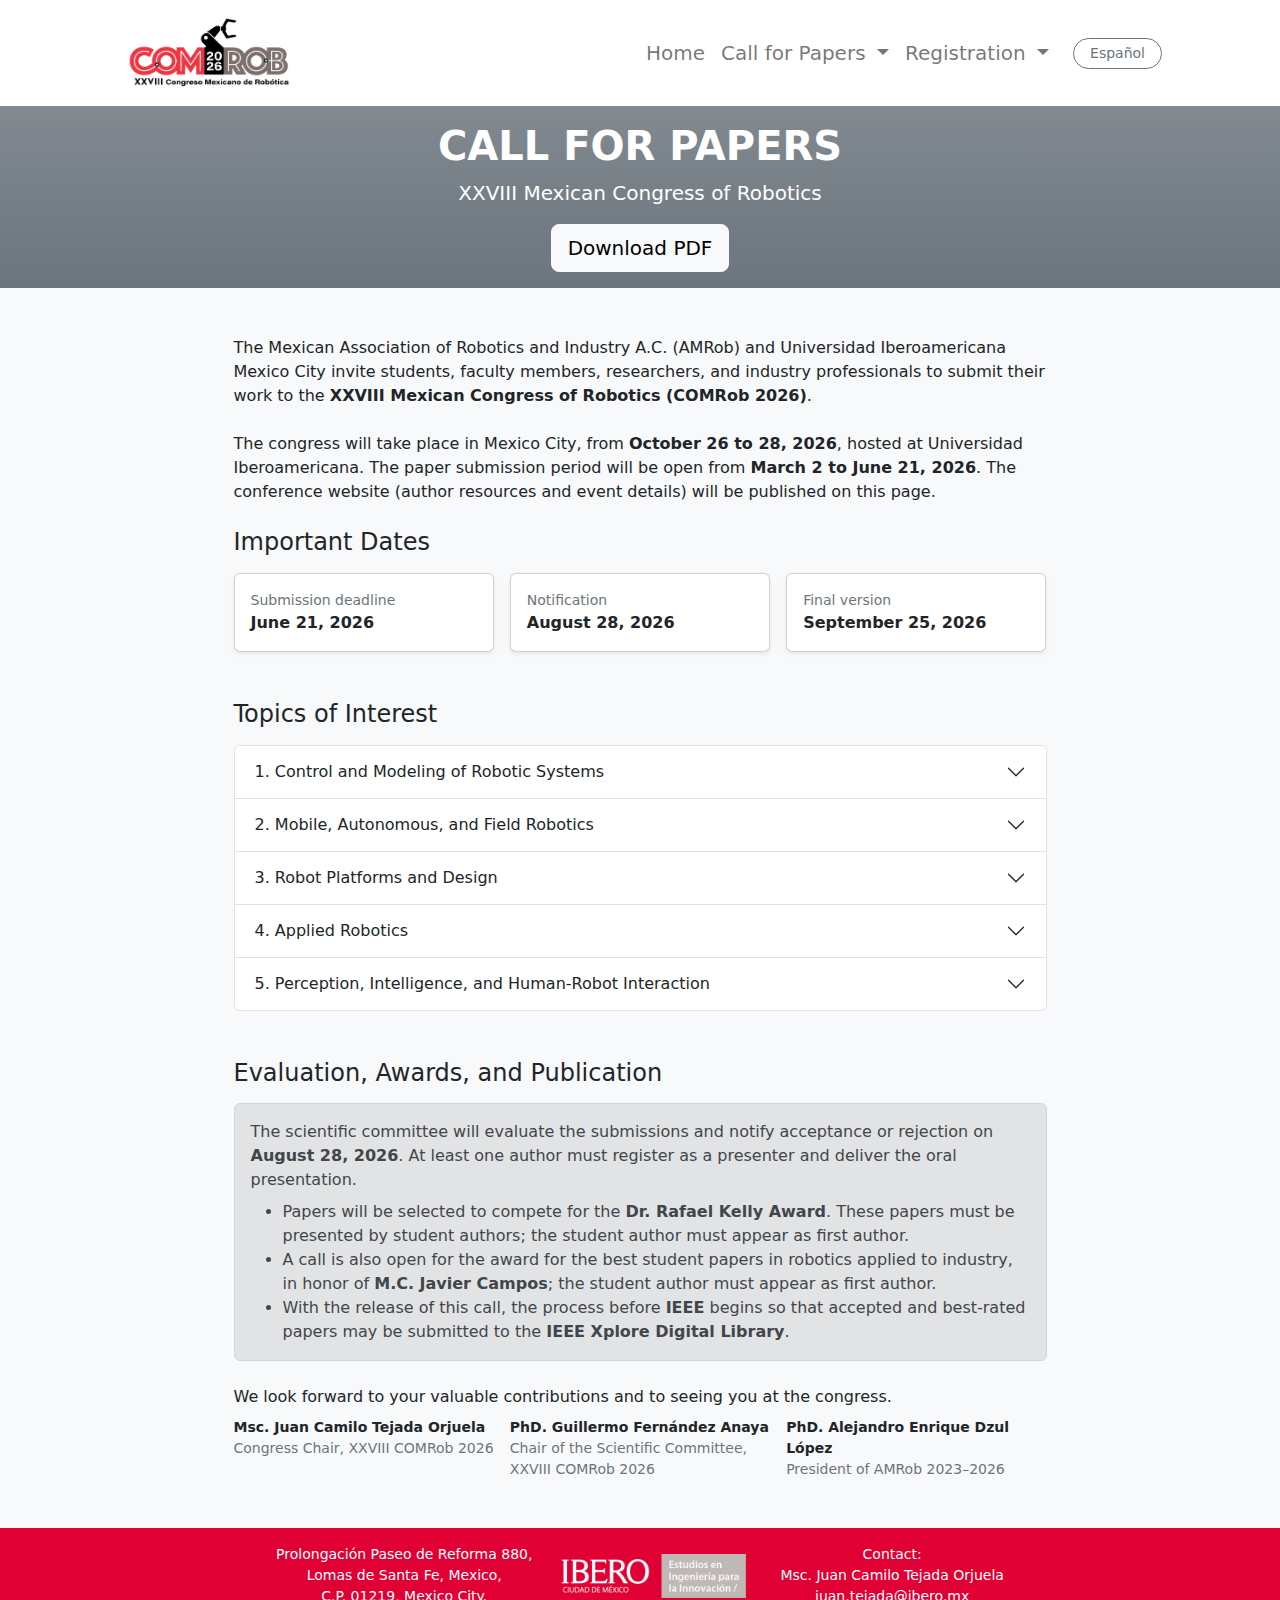
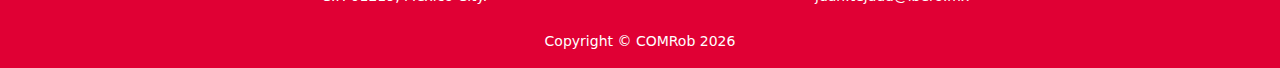
<file: en/call-for-papers.html>
<!DOCTYPE html>
<html lang="en">
    <head>
        <meta charset="utf-8" />
        <meta name="viewport" content="width=device-width, initial-scale=1, shrink-to-fit=no" />
        <meta name="description" content />
        <meta name="author" content />
        <title>COMRob 2026</title>
        <!-- Favicon-->
        <link rel="icon" type="image/x-icon" href="../assets/favicon.ico" />
        <!-- Bootstrap icons-->
        <link href="https://cdn.jsdelivr.net/npm/bootstrap-icons@1.5.0/font/bootstrap-icons.css" rel="stylesheet" />
        <!-- Core theme CSS (includes Bootstrap)-->
        <link href="../css/styles.css" rel="stylesheet" />
    </head>
    <body class="d-flex flex-column">
        <main class="flex-shrink-0">
            <!-- Navigation-->
            <nav class="navbar navbar-expand-lg">
            <div class="container px-5">

                <!-- Logo -->
                <a class="navbar-brand d-flex align-items-center" href="./">
                <img src="../assets/Comrob_logo.png" alt="COMROB" height="80">
                </a>

                <!-- Collapsible menu -->
                <div class="collapse navbar-collapse" id="navbarSupportedContent">
                <ul class="navbar-nav ms-auto mb-2 mb-lg-0 align-items-lg-center">
                    <li class="nav-item">
                    <a class="nav-link fs-5" href="./">Home</a>
                    </li>

                    <li class="nav-item dropdown">
                    <a class="nav-link fs-5 dropdown-toggle" href="call-for-papers.html"
                        id="navbarDropdownCfp" role="button"
                        data-bs-toggle="dropdown" aria-expanded="false">
                        Call for Papers
                    </a>
                    <ul class="dropdown-menu dropdown-menu-lg-end" aria-labelledby="navbarDropdownCfp">
                        <li><a class="dropdown-item fs-5" href="call-for-papers.html">Call for Papers</a></li>
                        <li><a class="dropdown-item fs-5" href="info-autores.html">Author Information</a></li>
                    </ul>
                    </li>

                    <li class="nav-item dropdown">
                    <a class="nav-link fs-5 dropdown-toggle" href="registro.html"
                        id="navbarDropdownRegistro" role="button"
                        data-bs-toggle="dropdown" aria-expanded="false">
                        Registration
                    </a>
                    <ul class="dropdown-menu dropdown-menu-lg-end" aria-labelledby="navbarDropdownRegistro">
                        <li><a class="dropdown-item fs-5" href="registro.html">Registration Information</a></li>
                        <li><a class="dropdown-item fs-5" href="costos.html">Fees</a></li>
                        <li><a class="dropdown-item fs-5" href="apoyo-estudiantes.html">Student Support</a></li>
                        <li><a class="dropdown-item fs-5" href="apoyo-estudiantes.html#premio-tesis-amrob">AMRob Thesis Award</a></li>
                    </ul>
                    </li>
                </ul>
                </div>

                <!-- Language button + toggler -->
                <div class="d-flex align-items-center ms-2 ms-lg-3">
                <a class="btn btn-sm btn-outline-secondary rounded-pill px-3"
                    href="../index.html">
                    Español
                </a>

                <button class="navbar-toggler ms-2" type="button"
                        data-bs-toggle="collapse" data-bs-target="#navbarSupportedContent"
                        aria-controls="navbarSupportedContent" aria-expanded="false"
                        aria-label="Toggle navigation">
                    <span class="navbar-toggler-icon"></span>
                </button>
                </div>

            </div>
            </nav>

            <!-- Page content-->
            <!-- Header-->
            <header class="bg-secondary bg-gradient text-white py-3">
                <div class="container px-4 text-center">
                    <h1 class="fw-bolder">CALL FOR PAPERS</h1>
                    <p class="lead">XXVIII Mexican Congress of Robotics</p>
                    <a class="btn btn-lg btn-light" href="../pdf/CFP_2026_Eng.pdf">Download PDF</a>
                </div>
            </header>

            <!-- Content-->
            <section class="bg-light" id="call-for-papers">
                <div class="container px-4 py-5">
                    <div class="row gx-4 justify-content-center">
                    <div class="col-lg-10 col-xl-9">

                        <p class="mb-4">
                        The Mexican Association of Robotics and Industry A.C. (AMRob) and Universidad Iberoamericana
                        Mexico City invite students, faculty members, researchers, and industry professionals
                        to submit their work to the <strong>XXVIII Mexican Congress of Robotics (COMRob 2026)</strong>.
                        </p>

                        <p class="mb-4">
                        The congress will take place in Mexico City, from <strong>October 26 to 28, 2026</strong>,
                        hosted at Universidad Iberoamericana. The paper submission period will be open from
                        <strong>March 2 to June 21, 2026</strong>. The conference website (author resources and event details)
                        will be published on this page.
                        </p>

                        <!-- Important dates -->
                        <h4 class="h4 mt-4 mb-3">Important Dates</h4>
                        <div class="row g-3">
                        <div class="col-12 col-md-4">
                            <div class="card h-100 shadow-sm">
                            <div class="card-body">
                                <div class="small text-muted">Submission deadline</div>
                                <div class="fw-semibold">June 21, 2026</div>
                            </div>
                            </div>
                        </div>
                        <div class="col-12 col-md-4">
                            <div class="card h-100 shadow-sm">
                            <div class="card-body">
                                <div class="small text-muted">Notification</div>
                                <div class="fw-semibold">August 28, 2026</div>
                            </div>
                            </div>
                        </div>
                        <div class="col-12 col-md-4">
                            <div class="card h-100 shadow-sm">
                            <div class="card-body">
                                <div class="small text-muted">Final version</div>
                                <div class="fw-semibold">September 25, 2026</div>
                            </div>
                            </div>
                        </div>
                        </div>

                        <!-- Topics -->
                        <h4 class="h4 mt-5 mb-3">Topics of Interest</h4>

                        <div class="accordion" id="topicsAccordion">

                        <div class="accordion-item">
                            <h2 class="accordion-header" id="t1">
                            <button class="accordion-button collapsed" type="button" data-bs-toggle="collapse" data-bs-target="#c1" aria-expanded="true" aria-controls="c1">
                                1. Control and Modeling of Robotic Systems
                            </button>
                            </h2>
                            <div id="c1" class="accordion-collapse collapse" aria-labelledby="t1" data-bs-parent="#topicsAccordion">
                            <div class="accordion-body">
                                <ul class="mb-0">
                                <li>Linear and nonlinear control</li>
                                <li>Adaptive control</li>
                                <li>Fuzzy control</li>
                                <li>Impedance control</li>
                                <li>Kinematic modeling</li>
                                <li>Dynamic modeling</li>
                                </ul>
                            </div>
                            </div>
                        </div>

                        <div class="accordion-item">
                            <h2 class="accordion-header" id="t2">
                            <button class="accordion-button collapsed" type="button" data-bs-toggle="collapse" data-bs-target="#c2" aria-expanded="false" aria-controls="c2">
                                2. Mobile, Autonomous, and Field Robotics
                            </button>
                            </h2>
                            <div id="c2" class="accordion-collapse collapse" aria-labelledby="t2" data-bs-parent="#topicsAccordion">
                            <div class="accordion-body">
                                <ul class="mb-0">
                                <li>Mobile robotics</li>
                                <li>Autonomous robots</li>
                                <li>Unicycle robots</li>
                                <li>Hexapod robots</li>
                                <li>Robot teleoperation</li>
                                </ul>
                            </div>
                            </div>
                        </div>

                        <div class="accordion-item">
                            <h2 class="accordion-header" id="t3">
                            <button class="accordion-button collapsed" type="button" data-bs-toggle="collapse" data-bs-target="#c3" aria-expanded="false" aria-controls="c3">
                                3. Robot Platforms and Design
                            </button>
                            </h2>
                            <div id="c3" class="accordion-collapse collapse" aria-labelledby="t3" data-bs-parent="#topicsAccordion">
                            <div class="accordion-body">
                                <ul class="mb-0">
                                <li>Robot design</li>
                                <li>Soft robotics</li>
                                <li>Humanoid robotics</li>
                                <li>Collaborative robots</li>
                                <li>Parallel platforms</li>
                                </ul>
                            </div>
                            </div>
                        </div>

                        <div class="accordion-item">
                            <h2 class="accordion-header" id="t4">
                            <button class="accordion-button collapsed" type="button" data-bs-toggle="collapse" data-bs-target="#c4" aria-expanded="false" aria-controls="c4">
                                4. Applied Robotics
                            </button>
                            </h2>
                            <div id="c4" class="accordion-collapse collapse" aria-labelledby="t4" data-bs-parent="#topicsAccordion">
                            <div class="accordion-body">
                                <ul class="mb-0">
                                <li>Medical robotics</li>
                                <li>Educational robotics</li>
                                <li>Competition robotics</li>
                                </ul>
                            </div>
                            </div>
                        </div>

                        <div class="accordion-item">
                            <h2 class="accordion-header" id="t5">
                            <button class="accordion-button collapsed" type="button" data-bs-toggle="collapse" data-bs-target="#c5" aria-expanded="false" aria-controls="c5">
                                5. Perception, Intelligence, and Human-Robot Interaction
                            </button>
                            </h2>
                            <div id="c5" class="accordion-collapse collapse" aria-labelledby="t5" data-bs-parent="#topicsAccordion">
                            <div class="accordion-body">
                                <ul class="mb-0">
                                <li>Artificial intelligence applied to robotics</li>
                                <li>Computer vision</li>
                                <li>Haptic interfaces</li>
                                <li>Virtual reality</li>
                                </ul>
                            </div>
                            </div>
                        </div>

                        </div>

                        <!-- Evaluation / awards / IEEE -->
                        <h4 class="h4 mt-5 mb-3">Evaluation, Awards, and Publication</h4>

                        <div class="alert alert-secondary">
                        <div class="mb-2">
                            The scientific committee will evaluate the submissions and notify acceptance or rejection on
                            <strong>August 28, 2026</strong>. At least one author must register as a presenter and deliver the oral presentation.
                        </div>
                        <ul class="mb-0">
                            <li>
                            Papers will be selected to compete for the <strong>Dr. Rafael Kelly Award</strong>.
                            These papers must be presented by student authors; the student author must appear as first author.
                            </li>
                            <li>
                            A call is also open for the award for the best student papers in robotics applied to industry,
                            in honor of <strong>M.C. Javier Campos</strong>; the student author must appear as first author.
                            </li>
                            <li>
                            With the release of this call, the process before <strong>IEEE</strong> begins so that accepted and best-rated papers
                            may be submitted to the <strong>IEEE Xplore Digital Library</strong>.
                            </li>
                        </ul>
                        </div>

                        <!-- Signatures -->
                        <div class="mt-4">
                        <p class="mb-2">We look forward to your valuable contributions and to seeing you at the congress.</p>

                        <div class="row g-3 small">
                            <div class="col-12 col-md-4">
                            <div class="fw-semibold">Msc. Juan Camilo Tejada Orjuela</div>
                            <div class="text-muted">Congress Chair, XXVIII COMRob 2026</div>
                            </div>
                            <div class="col-12 col-md-4">
                            <div class="fw-semibold">PhD. Guillermo Fernández Anaya</div>
                            <div class="text-muted">Chair of the Scientific Committee, XXVIII COMRob 2026</div>
                            </div>
                            <div class="col-12 col-md-4">
                            <div class="fw-semibold">PhD. Alejandro Enrique Dzul López</div>
                            <div class="text-muted">President of AMRob 2023–2026</div>
                            </div>
                        </div>
                        </div>

                    </div>
                    </div>
                </div>
            </section>
        </main>

        <!-- Footer-->
        <footer class="bg-danger mt-auto">
        <div class="container py-3 px-5">
            <div class="row justify-content-center align-items-center text-center g-4">
            
            <div class="col-12 col-md-auto small">
                <p class="text-white mb-0">Prolongación Paseo de Reforma 880,</p>
                <p class="text-white mb-0">Lomas de Santa Fe, Mexico,</p>
                <p class="text-white mb-0">C.P. 01219, Mexico City.</p>
            </div>

            <div class="col-12 col-md-auto">
                <img src="../assets/deii.png" alt="DEII" class="img-fluid" style="max-width:200px;">
            </div>

            <div class="col-12 col-md-auto small">
                <p class="text-white mb-0">Contact:</p>
                <p class="text-white mb-0">Msc. Juan Camilo Tejada Orjuela</p>
                <p class="text-white mb-0">juan.tejada@ibero.mx</p>
            </div>

            </div>

            <div class="text-center small text-white mt-4">
            Copyright &copy; COMRob 2026
            </div>
        </div>
        </footer>

        <!-- Bootstrap core JS-->
        <script src="https://cdn.jsdelivr.net/npm/bootstrap@5.2.3/dist/js/bootstrap.bundle.min.js"></script>
        <!-- Core theme JS-->
        <script src="../js/scripts.js"></script>
        <!-- * * * * * * * * * * * * * * * * * * * * * * * * * * * * * * * * * * * * * * * *-->
        <!-- * *                               SB Forms JS                               * *-->
        <!-- * * Activate your form at https://startbootstrap.com/solution/contact-forms * *-->
        <!-- * * * * * * * * * * * * * * * * * * * * * * * * * * * * * * * * * * * * * * * *-->
        <script src="https://cdn.startbootstrap.com/sb-forms-latest.js"></script>
    </body>
</html>
</file>
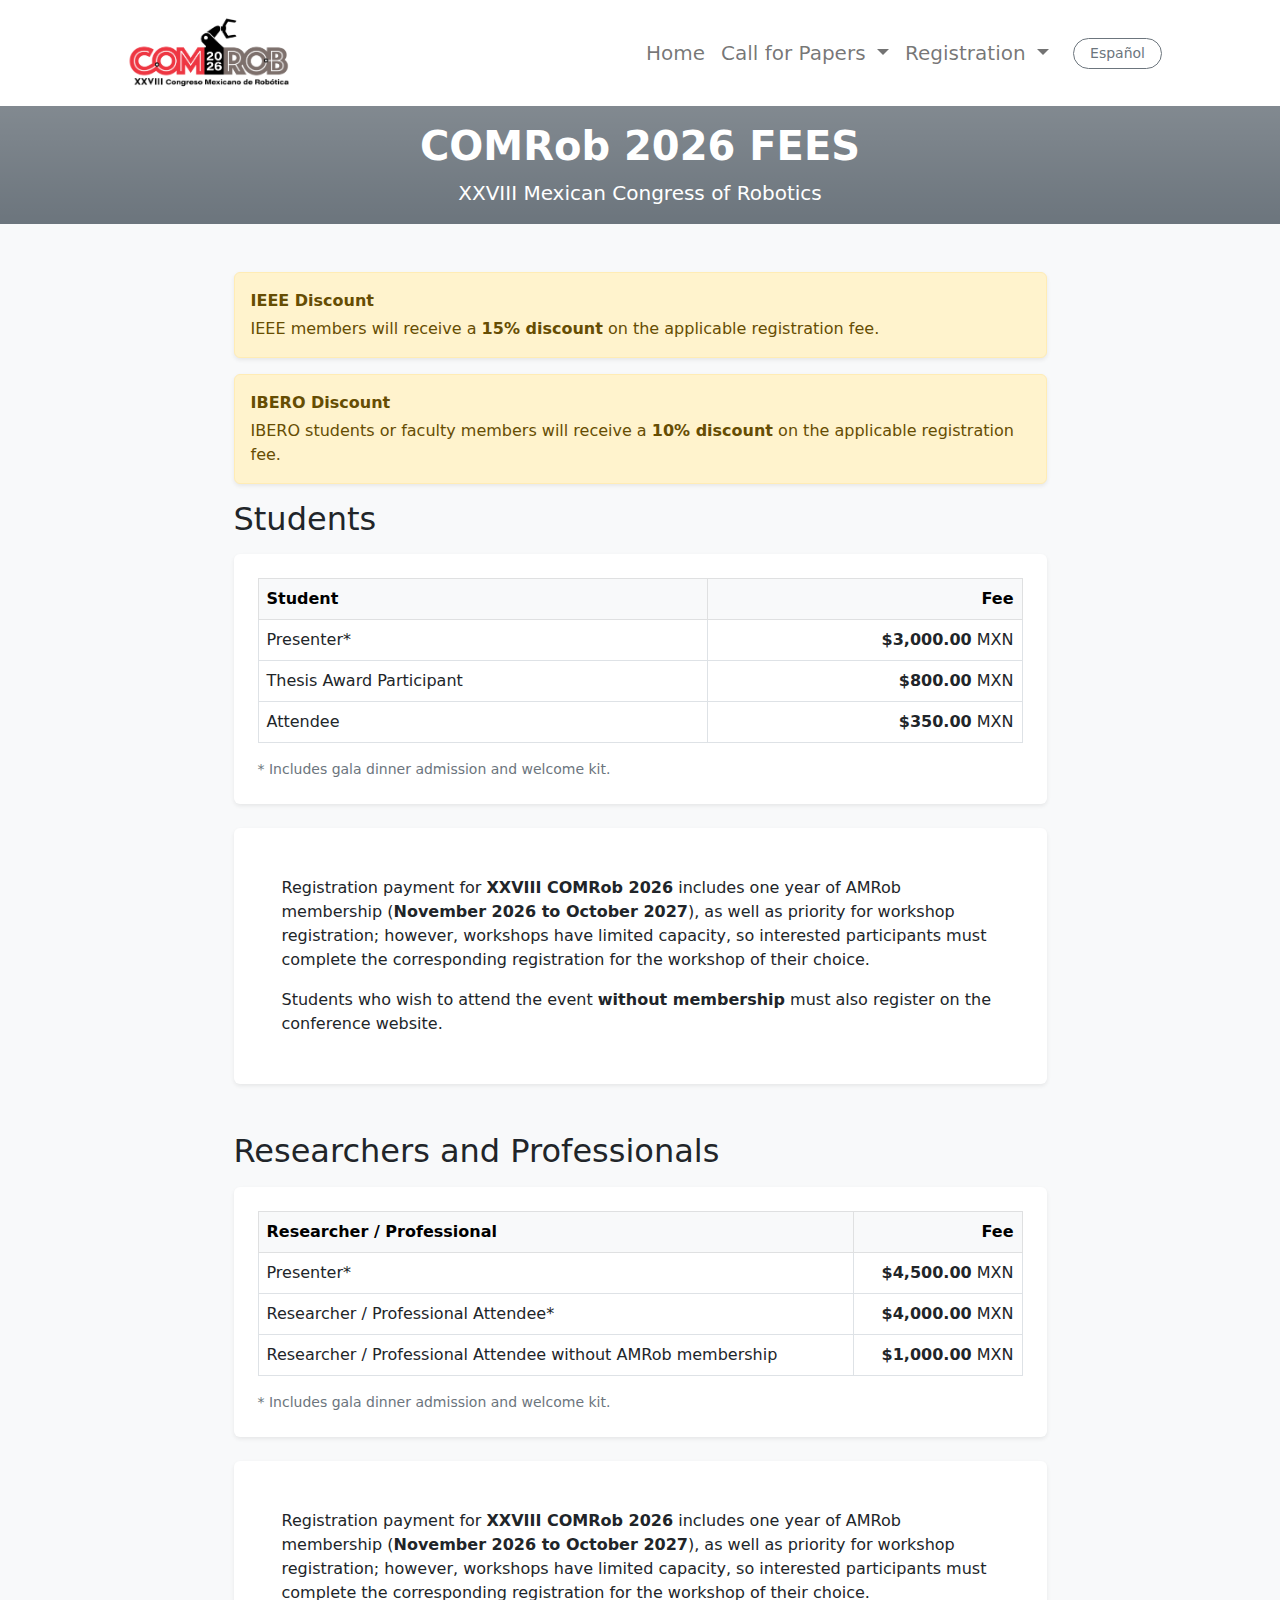
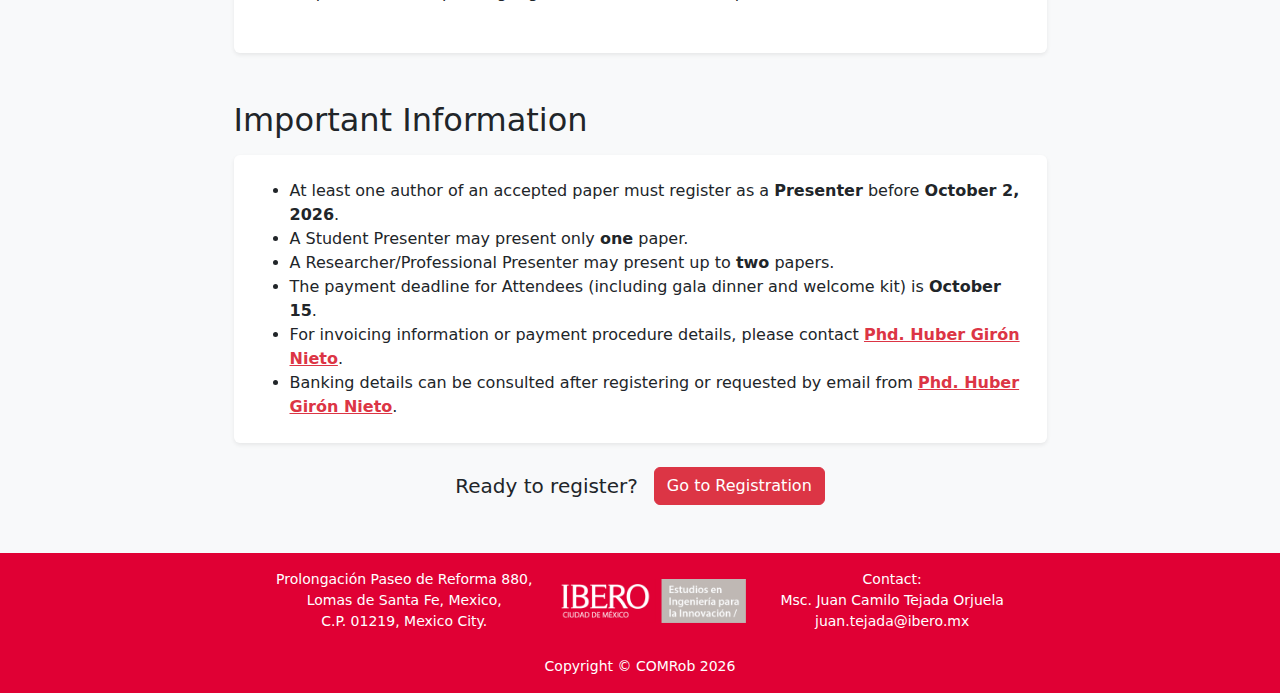
<file: en/costos.html>
<!DOCTYPE html>
<html lang="en">
    <head>
        <meta charset="utf-8" />
        <meta name="viewport" content="width=device-width, initial-scale=1, shrink-to-fit=no" />
        <meta name="description" content />
        <meta name="author" content />
        <title>COMRob 2026</title>
        <!-- Favicon-->
        <link rel="icon" type="image/x-icon" href="../assets/favicon.ico" />
        <!-- Bootstrap icons-->
        <link href="https://cdn.jsdelivr.net/npm/bootstrap-icons@1.5.0/font/bootstrap-icons.css" rel="stylesheet" />
        <!-- Core theme CSS (includes Bootstrap)-->
        <link href="../css/styles.css" rel="stylesheet" />
    </head>
    <body class="d-flex flex-column">
        <main class="flex-shrink-0">
            <!-- Navigation-->
            <nav class="navbar navbar-expand-lg">
            <div class="container px-5">

                <!-- Logo -->
                <a class="navbar-brand d-flex align-items-center" href="./">
                <img src="../assets/Comrob_logo.png" alt="COMROB" height="80">
                </a>

                <!-- Collapsible menu -->
                <div class="collapse navbar-collapse" id="navbarSupportedContent">
                <ul class="navbar-nav ms-auto mb-2 mb-lg-0 align-items-lg-center">
                    <li class="nav-item">
                    <a class="nav-link fs-5" href="./">Home</a>
                    </li>

                    <li class="nav-item dropdown">
                    <a class="nav-link fs-5 dropdown-toggle" href="call-for-papers.html"
                        id="navbarDropdownCfp" role="button"
                        data-bs-toggle="dropdown" aria-expanded="false">
                        Call for Papers
                    </a>
                    <ul class="dropdown-menu dropdown-menu-lg-end" aria-labelledby="navbarDropdownCfp">
                        <li><a class="dropdown-item fs-5" href="call-for-papers.html">Call for Papers</a></li>
                        <li><a class="dropdown-item fs-5" href="info-autores.html">Author Information</a></li>
                    </ul>
                    </li>

                    <li class="nav-item dropdown">
                    <a class="nav-link fs-5 dropdown-toggle" href="registro.html"
                        id="navbarDropdownRegistro" role="button"
                        data-bs-toggle="dropdown" aria-expanded="false">
                        Registration
                    </a>
                    <ul class="dropdown-menu dropdown-menu-lg-end" aria-labelledby="navbarDropdownRegistro">
                        <li><a class="dropdown-item fs-5" href="registro.html">Registration Information</a></li>
                        <li><a class="dropdown-item fs-5" href="costos.html">Fees</a></li>
                        <li><a class="dropdown-item fs-5" href="apoyo-estudiantes.html">Student Support</a></li>
                        <li><a class="dropdown-item fs-5" href="apoyo-estudiantes.html#premio-tesis-amrob">AMRob Thesis Award</a></li>
                    </ul>
                    </li>
                </ul>
                </div>

                <!-- Language button + toggler -->
                <div class="d-flex align-items-center ms-2 ms-lg-3">
                <a class="btn btn-sm btn-outline-secondary rounded-pill px-3"
                    href="../index.html">
                    Español
                </a>

                <button class="navbar-toggler ms-2" type="button"
                        data-bs-toggle="collapse" data-bs-target="#navbarSupportedContent"
                        aria-controls="navbarSupportedContent" aria-expanded="false"
                        aria-label="Toggle navigation">
                    <span class="navbar-toggler-icon"></span>
                </button>
                </div>

            </div>
            </nav>

            <!-- Page content -->
            <!-- Header -->
            <header class="bg-secondary bg-gradient text-white py-3">
            <div class="container px-4 text-center">
                <h1 class="fw-bolder mb-2">COMRob 2026 FEES</h1>
                <p class="lead mb-0">XXVIII Mexican Congress of Robotics</p>
            </div>
            </header>

            <!-- Content -->
            <section class="bg-light" id="costos">
            <div class="container px-4 py-5">
                <div class="row gx-4 justify-content-center">
                <div class="col-lg-10 col-xl-9">

                    <!-- IEEE Discount -->
                    <div class="alert alert-warning shadow-sm">
                    <div class="fw-semibold mb-1">IEEE Discount</div>
                    IEEE members will receive a <strong>15% discount</strong> on the applicable registration fee.
                    </div>

                    <!-- IBERO Discount -->
                    <div class="alert alert-warning shadow-sm">
                    <div class="fw-semibold mb-1">IBERO Discount</div>
                    IBERO students or faculty members will receive a <strong>10% discount</strong> on the applicable registration fee.
                    </div>

                    <!-- STUDENTS -->
                    <h2 class="mb-3">Students</h2>

                    <div class="card shadow-sm border-0 mb-4">
                    <div class="card-body p-4">
                        <div class="table-responsive">
                        <table class="table table-bordered align-middle mb-0">
                            <thead class="table-light">
                            <tr>
                                <th scope="col">Student</th>
                                <th scope="col" class="text-end">Fee</th>
                            </tr>
                            </thead>
                            <tbody>
                            <tr>
                                <td>Presenter*</td>
                                <td class="text-end"><strong>$3,000.00</strong> MXN</td>
                            </tr>
                            <tr>
                                <td>Thesis Award Participant</td>
                                <td class="text-end"><strong>$800.00</strong> MXN</td>
                            </tr>
                            <tr>
                                <td>Attendee</td>
                                <td class="text-end"><strong>$350.00</strong> MXN</td>
                            </tr>
                            </tbody>
                        </table>
                        </div>

                        <p class="small text-muted mt-3 mb-0">
                        * Includes gala dinner admission and welcome kit.
                        </p>
                    </div>
                    </div>

                    <div class="card shadow-sm border-0 mb-5">
                    <div class="card-body p-4 p-lg-5">
                        <p class="mb-3">
                        Registration payment for <strong>XXVIII COMRob 2026</strong> includes one year of AMRob membership
                        (<strong>November 2026 to October 2027</strong>), as well as priority for workshop registration;
                        however, workshops have limited capacity, so interested participants must complete the corresponding
                        registration for the workshop of their choice.
                        </p>
                        <p class="mb-0">
                        Students who wish to attend the event <strong>without membership</strong> must also register
                        on the conference website.
                        </p>
                    </div>
                    </div>

                    <!-- RESEARCHERS / PROFESSIONALS -->
                    <h2 class="mb-3">Researchers and Professionals</h2>

                    <div class="card shadow-sm border-0 mb-4">
                    <div class="card-body p-4">
                        <div class="table-responsive">
                        <table class="table table-bordered align-middle mb-0">
                            <thead class="table-light">
                            <tr>
                                <th scope="col">Researcher / Professional</th>
                                <th scope="col" class="text-end">Fee</th>
                            </tr>
                            </thead>
                            <tbody>
                            <tr>
                                <td>Presenter*</td>
                                <td class="text-end"><strong>$4,500.00</strong> MXN</td>
                            </tr>
                            <tr>
                                <td>Researcher / Professional Attendee*</td>
                                <td class="text-end"><strong>$4,000.00</strong> MXN</td>
                            </tr>
                            <tr>
                                <td>Researcher / Professional Attendee without AMRob membership</td>
                                <td class="text-end"><strong>$1,000.00</strong> MXN</td>
                            </tr>
                            </tbody>
                        </table>
                        </div>

                        <p class="small text-muted mt-3 mb-0">
                        * Includes gala dinner admission and welcome kit.
                        </p>
                    </div>
                    </div>

                    <div class="card shadow-sm border-0 mb-5">
                    <div class="card-body p-4 p-lg-5">
                        <p class="mb-0">
                        Registration payment for <strong>XXVIII COMRob 2026</strong> includes one year of AMRob membership
                        (<strong>November 2026 to October 2027</strong>), as well as priority for workshop registration;
                        however, workshops have limited capacity, so interested participants must complete the corresponding
                        registration for the workshop of their choice.
                        </p>
                    </div>
                    </div>

                    <!-- Important Information -->
                    <h2 class="mb-3">Important Information</h2>

                    <div class="card shadow-sm border-0">
                    <div class="card-body p-4">
                        <ul class="mb-0">
                        <li>
                            At least one author of an accepted paper must register as a <strong>Presenter</strong>
                            before <strong>October 2, 2026</strong>.
                        </li>
                        <li>A Student Presenter may present only <strong>one</strong> paper.</li>
                        <li>A Researcher/Professional Presenter may present up to <strong>two</strong> papers.</li>
                        <li>
                            The payment deadline for Attendees (including gala dinner and welcome kit) is
                            <strong>October 15</strong>.
                        </li>
                        <li>
                            For invoicing information or payment procedure details, please contact
                            <a class="link-danger fw-semibold" href="mailto:huber.giron@ibero.mx">Phd. Huber Girón Nieto</a>.
                        </li>
                        <li>
                            Banking details can be consulted after registering or requested by email from
                            <a class="link-danger fw-semibold" href="mailto:huber.giron@ibero.mx">Phd. Huber Girón Nieto</a>.
                        </li>
                        </ul>
                    </div>
                    </div>

                    <!-- CTA -->
                    <div class="mt-4 d-flex flex-column flex-md-row align-items-center justify-content-center gap-3 text-center">
                    <p class="lead mb-0">Ready to register?</p>
                    <a class="btn btn-danger" href="registro.html">Go to Registration</a>
                    </div>

                </div>
                </div>
            </div>
            </section>

        </main>

        <!-- Footer-->
        <footer class="bg-danger mt-auto">
        <div class="container py-3 px-5">
            <div class="row justify-content-center align-items-center text-center g-4">
            
            <div class="col-12 col-md-auto small">
                <p class="text-white mb-0">Prolongación Paseo de Reforma 880,</p>
                <p class="text-white mb-0">Lomas de Santa Fe, Mexico,</p>
                <p class="text-white mb-0">C.P. 01219, Mexico City.</p>
            </div>

            <div class="col-12 col-md-auto">
                <img src="../assets/deii.png" alt="DEII" class="img-fluid" style="max-width:200px;">
            </div>

            <div class="col-12 col-md-auto small">
                <p class="text-white mb-0">Contact:</p>
                <p class="text-white mb-0">Msc. Juan Camilo Tejada Orjuela</p>
                <p class="text-white mb-0">juan.tejada@ibero.mx</p>
            </div>

            </div>

            <div class="text-center small text-white mt-4">
            Copyright &copy; COMRob 2026
            </div>
        </div>
        </footer>

        <!-- Bootstrap core JS-->
        <script src="https://cdn.jsdelivr.net/npm/bootstrap@5.2.3/dist/js/bootstrap.bundle.min.js"></script>
        <!-- Core theme JS-->
        <script src="../js/scripts.js"></script>
        <!-- * * * * * * * * * * * * * * * * * * * * * * * * * * * * * * * * * * * * * * * *-->
        <!-- * *                               SB Forms JS                               * *-->
        <!-- * * Activate your form at https://startbootstrap.com/solution/contact-forms * *-->
        <!-- * * * * * * * * * * * * * * * * * * * * * * * * * * * * * * * * * * * * * * * *-->
        <script src="https://cdn.startbootstrap.com/sb-forms-latest.js"></script>
    </body>
</html>
</file>
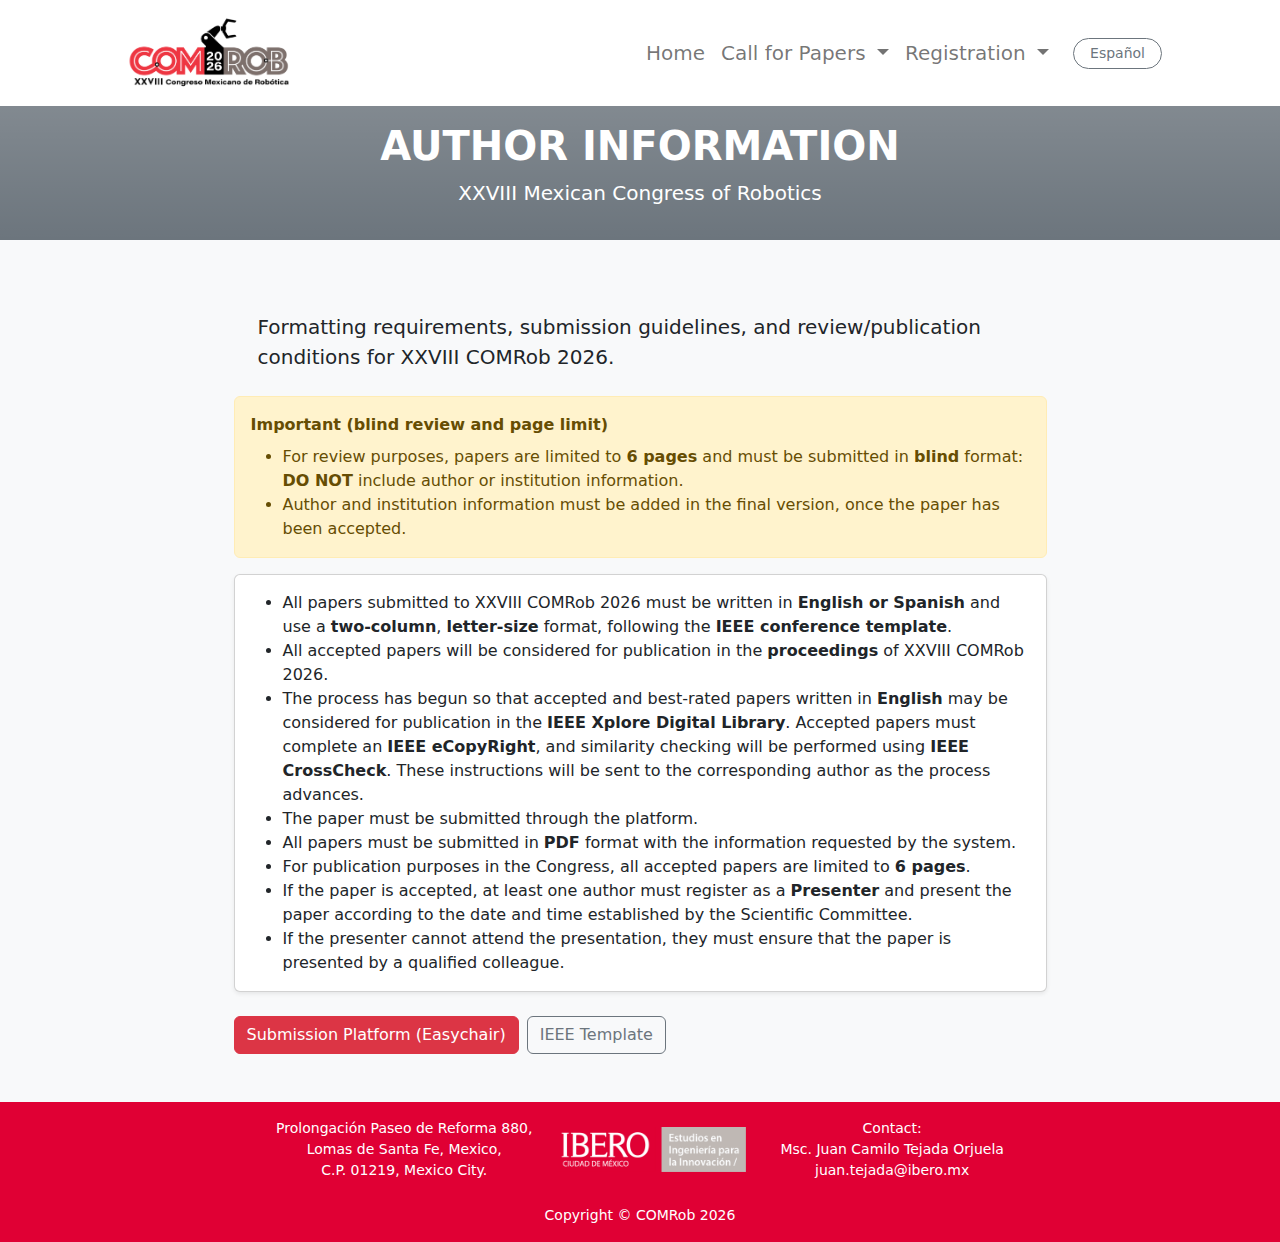
<file: en/info-autores.html>
<!DOCTYPE html>
<html lang="en">
    <head>
        <meta charset="utf-8" />
        <meta name="viewport" content="width=device-width, initial-scale=1, shrink-to-fit=no" />
        <meta name="description" content />
        <meta name="author" content />
        <title>COMRob 2026</title>
        <!-- Favicon-->
        <link rel="icon" type="image/x-icon" href="../assets/favicon.ico" />
        <!-- Bootstrap icons-->
        <link href="https://cdn.jsdelivr.net/npm/bootstrap-icons@1.5.0/font/bootstrap-icons.css" rel="stylesheet" />
        <!-- Core theme CSS (includes Bootstrap)-->
        <link href="../css/styles.css" rel="stylesheet" />
    </head>
    <body class="d-flex flex-column">
        <main class="flex-shrink-0">
            <!-- Navigation-->
            <nav class="navbar navbar-expand-lg">
            <div class="container px-5">

                <!-- Logo -->
                <a class="navbar-brand d-flex align-items-center" href="./">
                <img src="../assets/Comrob_logo.png" alt="COMROB" height="80">
                </a>

                <!-- Collapsible menu -->
                <div class="collapse navbar-collapse" id="navbarSupportedContent">
                <ul class="navbar-nav ms-auto mb-2 mb-lg-0 align-items-lg-center">
                    <li class="nav-item">
                    <a class="nav-link fs-5" href="./">Home</a>
                    </li>

                    <li class="nav-item dropdown">
                    <a class="nav-link fs-5 dropdown-toggle" href="call-for-papers.html"
                        id="navbarDropdownCfp" role="button"
                        data-bs-toggle="dropdown" aria-expanded="false">
                        Call for Papers
                    </a>
                    <ul class="dropdown-menu dropdown-menu-lg-end" aria-labelledby="navbarDropdownCfp">
                        <li><a class="dropdown-item fs-5" href="call-for-papers.html">Call for Papers</a></li>
                        <li><a class="dropdown-item fs-5" href="info-autores.html">Author Information</a></li>
                    </ul>
                    </li>

                    <li class="nav-item dropdown">
                    <a class="nav-link fs-5 dropdown-toggle" href="registro.html"
                        id="navbarDropdownRegistro" role="button"
                        data-bs-toggle="dropdown" aria-expanded="false">
                        Registration
                    </a>
                    <ul class="dropdown-menu dropdown-menu-lg-end" aria-labelledby="navbarDropdownRegistro">
                        <li><a class="dropdown-item fs-5" href="registro.html">Registration Information</a></li>
                        <li><a class="dropdown-item fs-5" href="costos.html">Fees</a></li>
                        <li><a class="dropdown-item fs-5" href="apoyo-estudiantes.html">Student Support</a></li>
                        <li><a class="dropdown-item fs-5" href="apoyo-estudiantes.html#premio-tesis-amrob">AMRob Thesis Award</a></li>
                    </ul>
                    </li>
                </ul>
                </div>

                <!-- Language button + toggler -->
                <div class="d-flex align-items-center ms-2 ms-lg-3">
                <a class="btn btn-sm btn-outline-secondary rounded-pill px-3"
                    href="../index.html">
                    Español
                </a>

                <button class="navbar-toggler ms-2" type="button"
                        data-bs-toggle="collapse" data-bs-target="#navbarSupportedContent"
                        aria-controls="navbarSupportedContent" aria-expanded="false"
                        aria-label="Toggle navigation">
                    <span class="navbar-toggler-icon"></span>
                </button>
                </div>

            </div>
            </nav>

            <!-- Page content-->
            <!-- Header-->
            <header class="bg-secondary bg-gradient text-white py-3">
                <div class="container px-4 text-center">
                    <h1 class="fw-bolder">AUTHOR INFORMATION</h1>
                    <p class="lead">XXVIII Mexican Congress of Robotics</p>
                </div>
            </header>

            <!-- Content-->
            <!-- Author Information -->
            <section class="bg-light" id="autores">
                <div class="container px-4 py-5">
                    <div class="row gx-4 justify-content-center">
                    <div class="col-lg-10 col-xl-9">

                        <div class="card-body p-4 p-lg-8">
                        <p class="lead mb-0">
                        Formatting requirements, submission guidelines, and review/publication conditions for XXVIII COMRob 2026.
                        </p>
                        </div>

                        <div class="alert alert-warning">
                        <div class="fw-semibold mb-2">Important (blind review and page limit)</div>
                        <ul class="mb-0">
                            <li>
                            For review purposes, papers are limited to <strong>6 pages</strong> and must be submitted in
                            <strong>blind</strong> format: <strong>DO NOT</strong> include author or institution information.
                            </li>
                            <li>
                            Author and institution information must be added in the final version, once the paper has been accepted.
                            </li>
                        </ul>
                        </div>

                        <div class="card shadow-sm">
                        <div class="card-body">
                            <ul class="mb-0">
                            <li>
                                All papers submitted to XXVIII COMRob 2026 must be written in
                                <strong>English or Spanish</strong> and use a <strong>two-column</strong>, <strong>letter-size</strong>
                                format, following the <strong>IEEE conference template</strong>.
                            </li>
                            <li>
                                All accepted papers will be considered for publication in the <strong>proceedings</strong> of XXVIII COMRob 2026.
                            </li>
                            <li>
                                The process has begun so that accepted and best-rated papers written in <strong>English</strong>
                                may be considered for publication in the <strong>IEEE Xplore Digital Library</strong>. Accepted papers
                                must complete an <strong>IEEE eCopyRight</strong>, and similarity checking will be performed using
                                <strong>IEEE CrossCheck</strong>. These instructions will be sent to the corresponding author as the process advances.
                            </li>
                            <li>
                                The paper must be submitted through the platform.
                            </li>
                            <li>
                                All papers must be submitted in <strong>PDF</strong> format with the information requested by the system.
                            </li>
                            <li>
                                For publication purposes in the Congress, all accepted papers are limited to <strong>6 pages</strong>.
                            </li>
                            <li>
                                If the paper is accepted, at least one author must register as a <strong>Presenter</strong> and present
                                the paper according to the date and time established by the Scientific Committee.
                            </li>
                            <li>
                                If the presenter cannot attend the presentation, they must ensure that the paper is presented by a qualified colleague.
                            </li>
                            </ul>
                        </div>
                        </div>

                        <!-- Buttons / useful links (placeholders) -->
                        <div class="d-flex flex-wrap gap-2 mt-4">
                        <a class="btn btn-danger" href="https://easychair.org/conferences/?conf=comrob2026" aria-disabled="true">
                            Submission Platform (Easychair)
                        </a>
                        <a class="btn btn-outline-secondary" href="https://www.ieee.org/conferences/publishing/templates" aria-disabled="true">
                            IEEE Template
                        </a>
                        </div>
                    </div>
                    </div>
                </div>
            </section>

        </main>

        <!-- Footer-->
        <footer class="bg-danger mt-auto">
        <div class="container py-3 px-5">
            <div class="row justify-content-center align-items-center text-center g-4">
            
            <div class="col-12 col-md-auto small">
                <p class="text-white mb-0">Prolongación Paseo de Reforma 880,</p>
                <p class="text-white mb-0">Lomas de Santa Fe, Mexico,</p>
                <p class="text-white mb-0">C.P. 01219, Mexico City.</p>
            </div>

            <div class="col-12 col-md-auto">
                <img src="../assets/deii.png" alt="DEII" class="img-fluid" style="max-width:200px;">
            </div>

            <div class="col-12 col-md-auto small">
                <p class="text-white mb-0">Contact:</p>
                <p class="text-white mb-0">Msc. Juan Camilo Tejada Orjuela</p>
                <p class="text-white mb-0">juan.tejada@ibero.mx</p>
            </div>

            </div>

            <div class="text-center small text-white mt-4">
            Copyright &copy; COMRob 2026
            </div>
        </div>
        </footer>

        <!-- Bootstrap core JS-->
        <script src="https://cdn.jsdelivr.net/npm/bootstrap@5.2.3/dist/js/bootstrap.bundle.min.js"></script>
        <!-- Core theme JS-->
        <script src="../js/scripts.js"></script>
        <!-- * * * * * * * * * * * * * * * * * * * * * * * * * * * * * * * * * * * * * * * *-->
        <!-- * *                               SB Forms JS                               * *-->
        <!-- * * Activate your form at https://startbootstrap.com/solution/contact-forms * *-->
        <!-- * * * * * * * * * * * * * * * * * * * * * * * * * * * * * * * * * * * * * * * *-->
        <script src="https://cdn.startbootstrap.com/sb-forms-latest.js"></script>
    </body>
</html>
</file>
